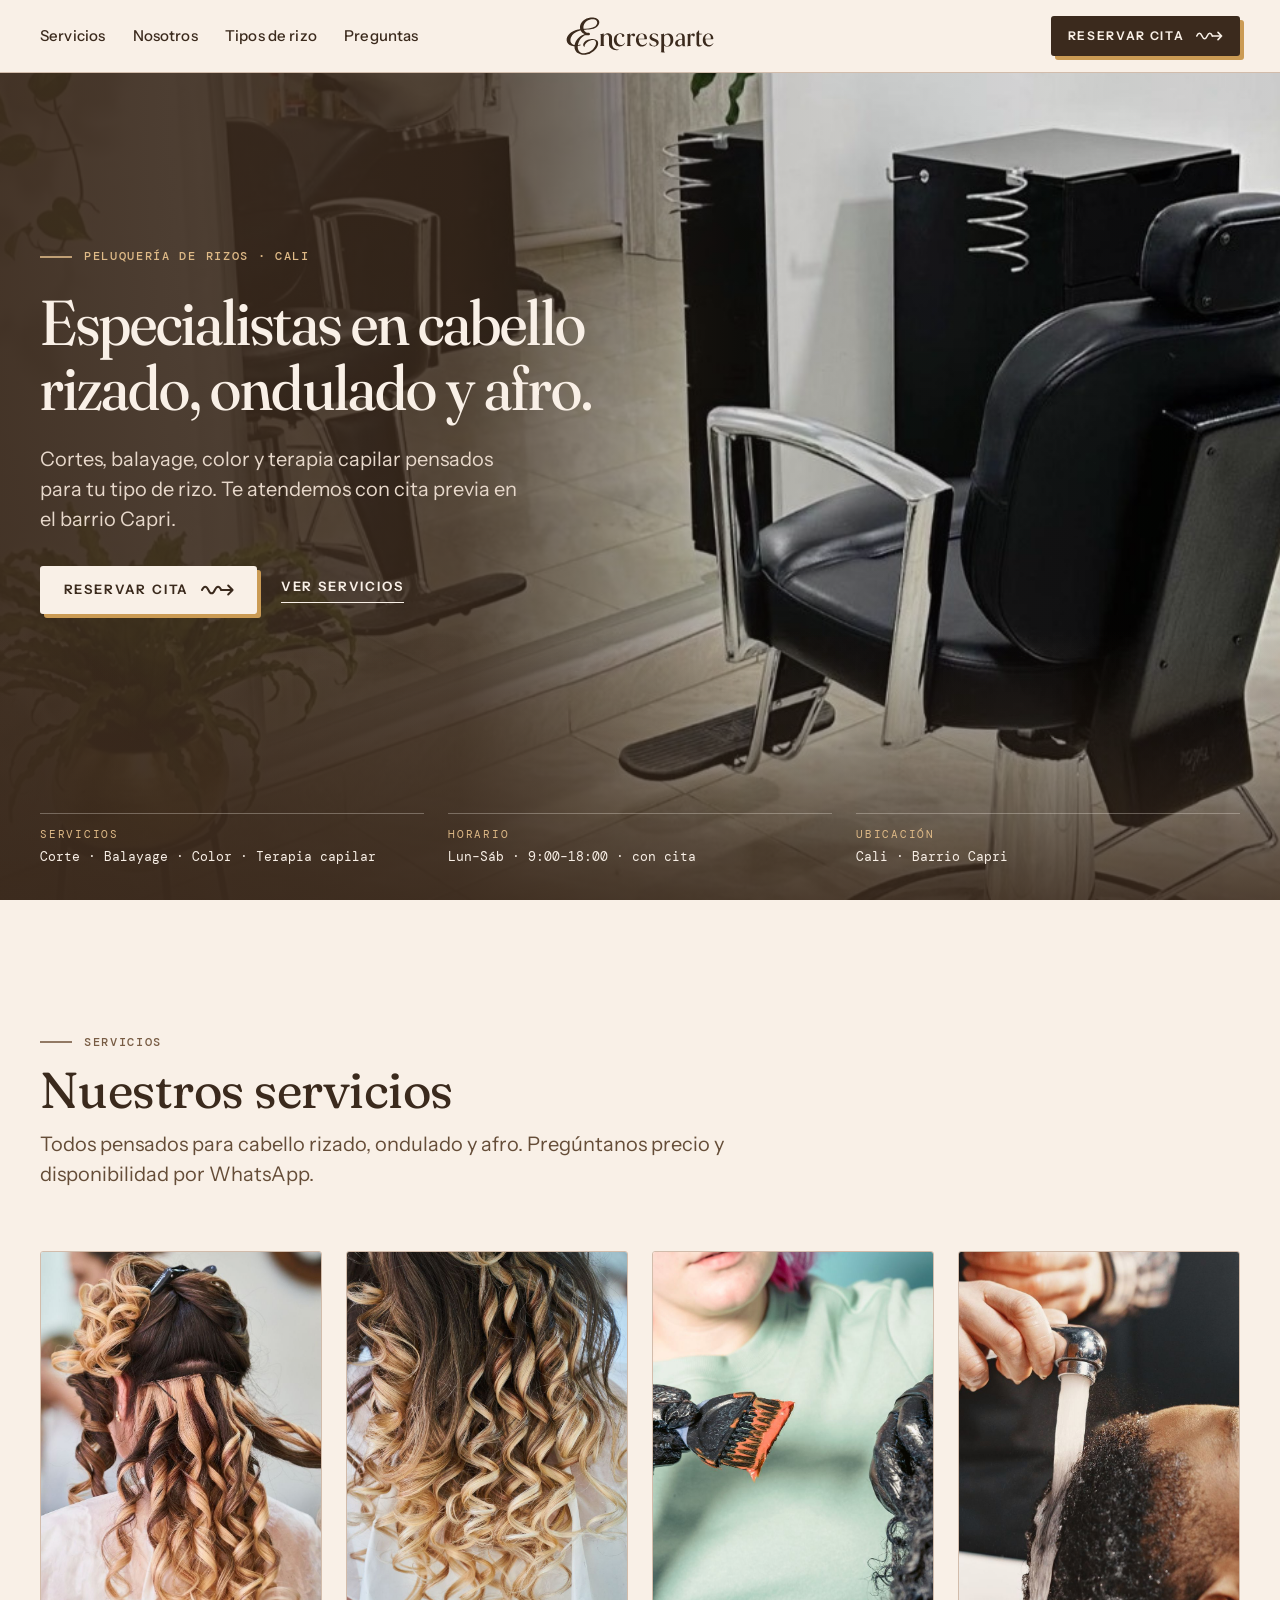
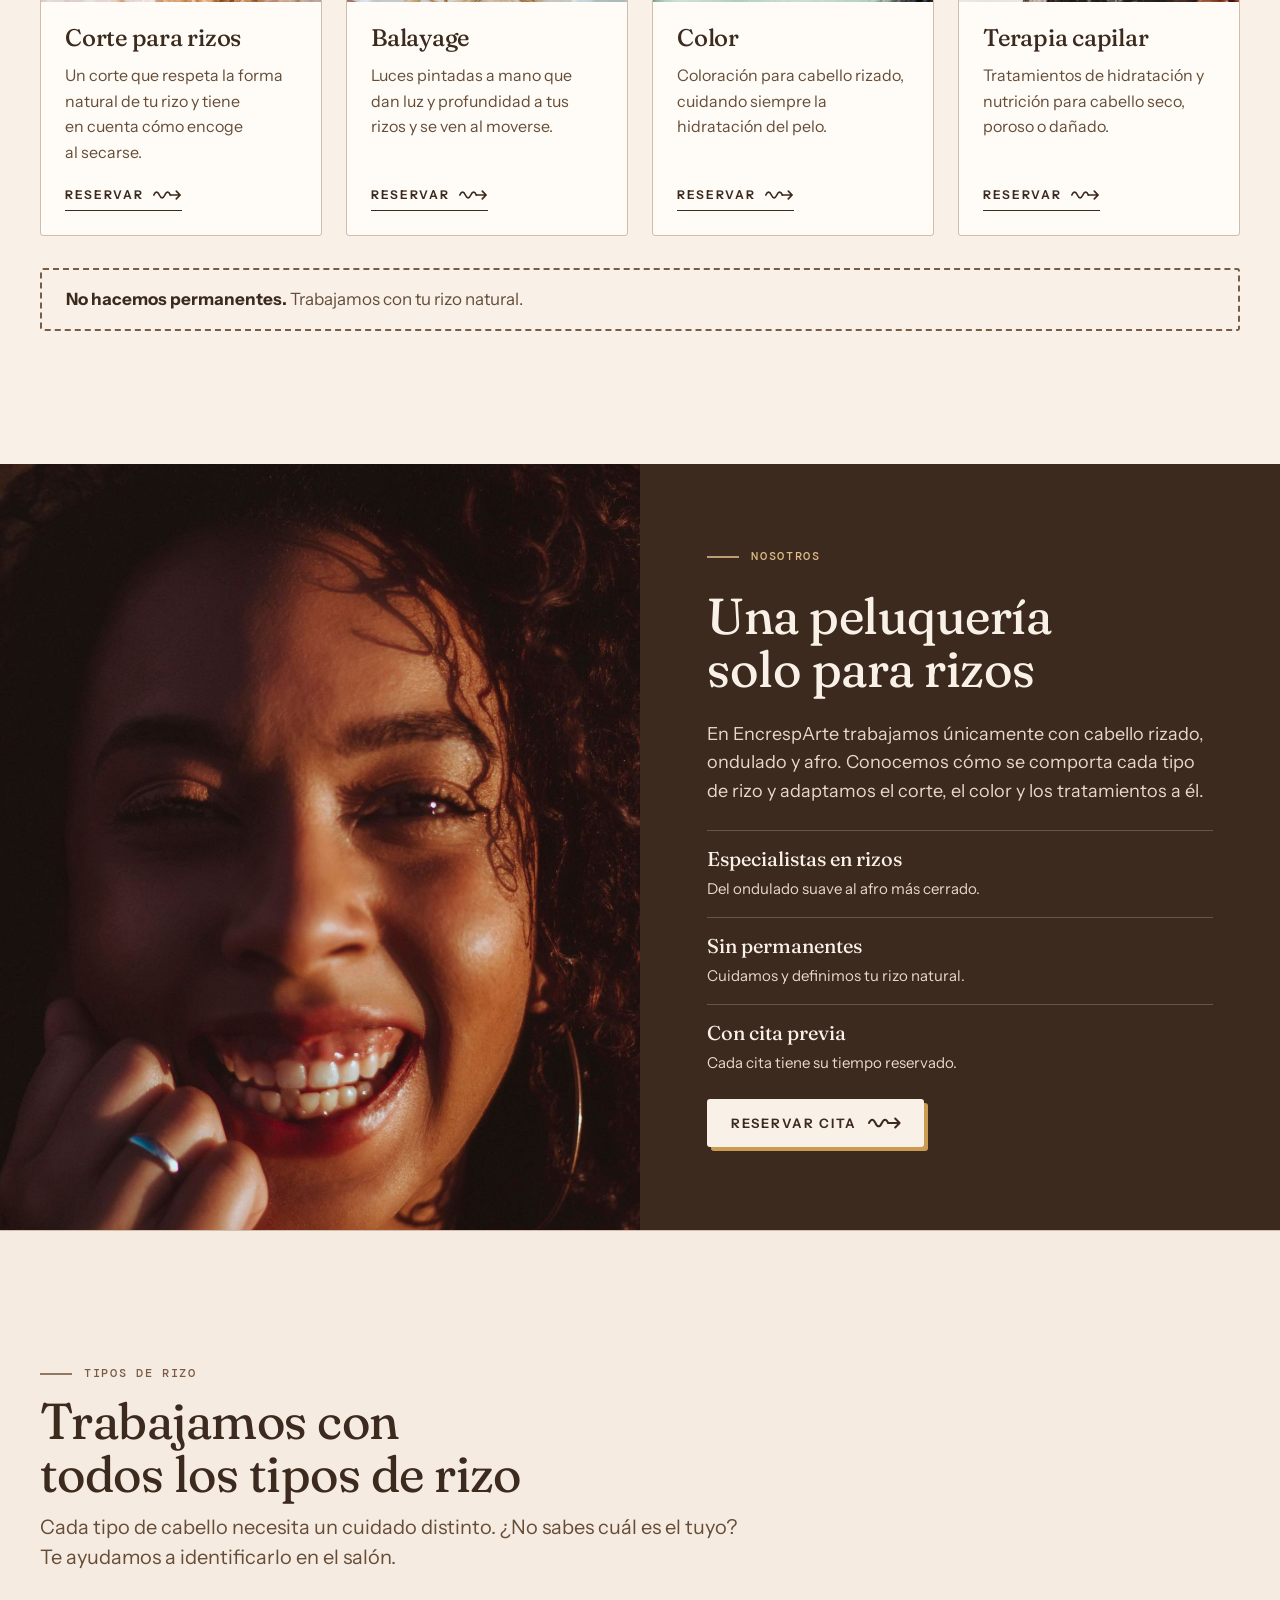
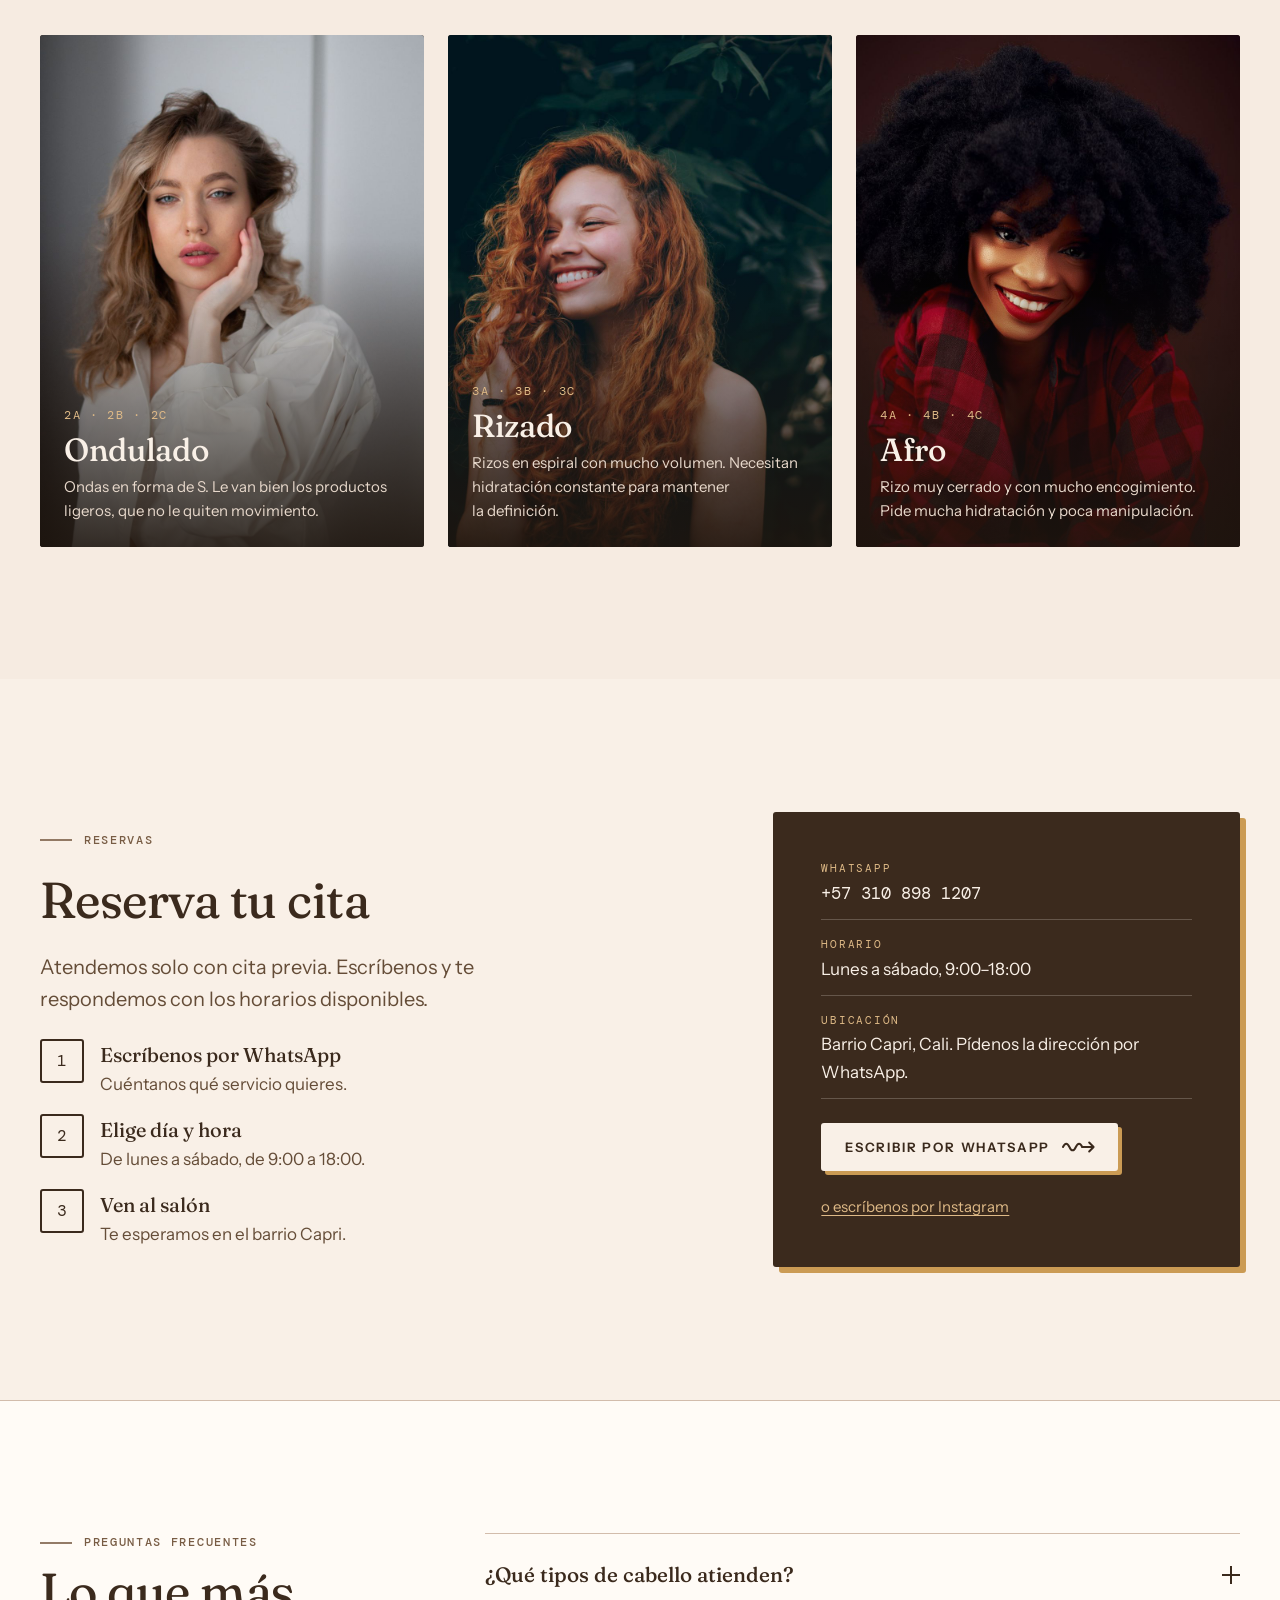
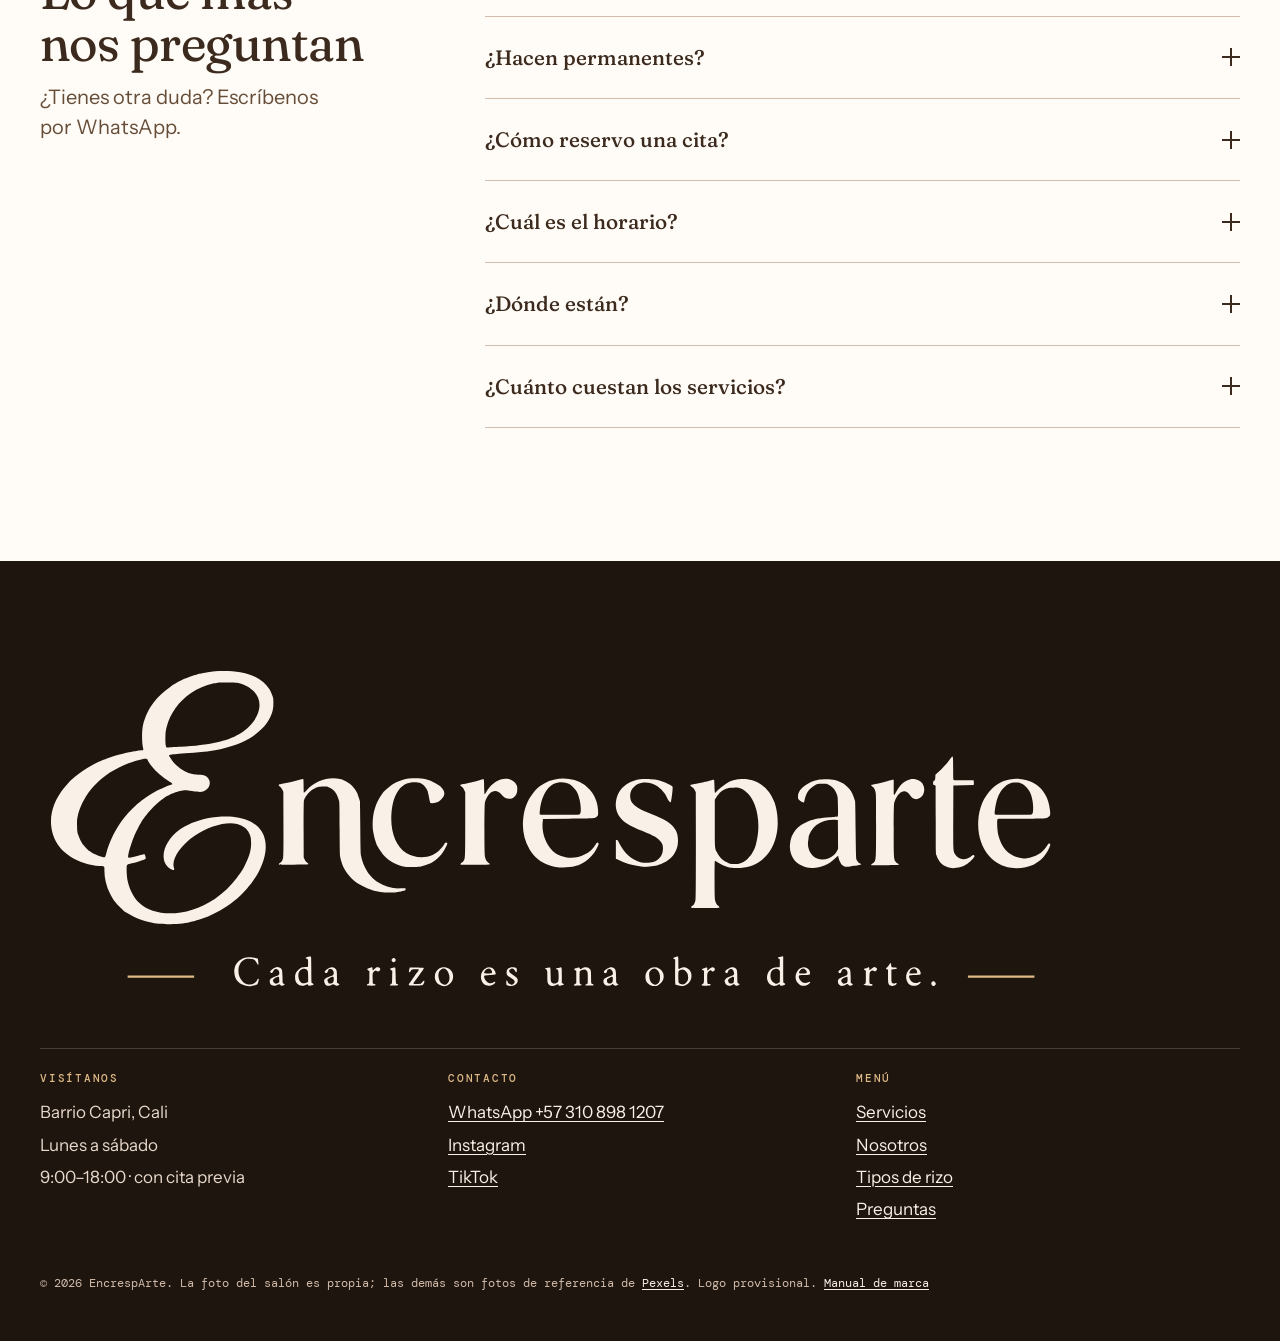
<file: index.html>
<!doctype html>
<html lang="es" data-hero="atelier">
<head>
<meta charset="utf-8">
<meta name="viewport" content="width=device-width, initial-scale=1, viewport-fit=cover">
<title>EncrespArte · Peluquería de rizos en Cali</title>
<meta name="description" content="EncrespArte, peluquería especializada en cabello rizado, ondulado y afro en el barrio Capri de Cali. Corte, balayage, color y terapia capilar con cita previa.">
<meta name="theme-color" content="#3B2A1D">
<meta property="og:type" content="website">
<meta property="og:title" content="EncrespArte · Peluquería de rizos en Cali">
<meta property="og:description" content="Especialistas en cabello rizado, ondulado y afro. Corte, balayage, color y terapia capilar en el barrio Capri.">
<meta property="og:image" content="https://miguelpdv-lgtm.github.io/amalaya-demo/assets/og.png?v=4">
<meta property="og:url" content="https://miguelpdv-lgtm.github.io/amalaya-demo/">
<link rel="icon" href="assets/favicon.svg?v=4" type="image/svg+xml">
<!-- Entrada: se tapa la página antes del primer pintado. Failsafe CSS a los 3 s.
     Para revisar variantes: ?hero=maison|atelier|firma|riel y ?entrada=telon|tracking|persianas|enfoque|ninguna -->
<script>
(function () {
  try {
    var d = document.documentElement, q = new URLSearchParams(location.search);
    var hero = q.get('hero'), entrada = q.get('entrada');
    if (/^(maison|atelier|firma|riel)$/.test(hero)) d.setAttribute('data-hero', hero);
    if (/^(telon|tracking|persianas|enfoque)$/.test(entrada)) d.setAttribute('data-entrada', entrada);
    var reducir = window.matchMedia && window.matchMedia('(prefers-reduced-motion: reduce)').matches;
    var vista = false;
    try { vista = !!sessionStorage.getItem('encresparte-entrada'); } catch (e) {}
    if (!reducir && entrada !== 'ninguna' && (entrada || !vista)) d.classList.add('entrada-pendiente');
  } catch (e) {}
})();
</script>
<style>
  html.entrada-pendiente::after {
    content: ""; position: fixed; inset: 0; z-index: 9999; background: #3B2A1D; pointer-events: none;
    animation: entrada-failsafe 1ms linear 3s forwards;
  }
  @keyframes entrada-failsafe { to { visibility: hidden; opacity: 0; } }
</style>
<link rel="preconnect" href="https://fonts.googleapis.com">
<link rel="preconnect" href="https://fonts.gstatic.com" crossorigin>
<link rel="stylesheet" href="https://fonts.googleapis.com/css2?family=DM+Mono:wght@400;500&family=Fraunces:opsz,wght,SOFT,WONK@9..144,100..900,0..100,0..1&family=Instrument+Sans:wght@400..700&display=swap">
<link rel="stylesheet" href="design-system/tokens.css?v=4">
<link rel="stylesheet" href="design-system/motion.css?v=4">
<link rel="stylesheet" href="design-system/components.css?v=4">
<link rel="stylesheet" href="css/web.css?v=4">
<link rel="preload" as="image" href="assets/fotos/salon-real.jpg?v=4" imagesrcset="assets/fotos/salon-real-900.jpg?v=4 886w, assets/fotos/salon-real.jpg?v=4 1182w" imagesizes="100vw">
</head>
<body>
<svg width="0" height="0" style="position:absolute" aria-hidden="true">
  <defs>
    <symbol id="flecha" viewBox="0 0 34 16"><path class="rizo" d="M1 8c2-4.5 4.5-4.5 6.5 0s4.5 4.5 6.5 0 4.5-4.5 6.5 0"/><path d="M20.5 8H32M27.5 3.5 32 8l-4.5 4.5"/></symbol>
  </defs>
</svg>

<a class="saltar" href="#contenido">Saltar al contenido</a>

<header class="nav" data-nav>
  <div class="nav__fila">
    <button class="nav__abrir" type="button" aria-expanded="false" aria-controls="nav-menu" data-menu><span class="visualmente-oculto">Abrir menú</span><i></i><i></i></button>
    <nav class="nav__menu" id="nav-menu" aria-label="Principal">
      <ul>
        <li><a href="#servicios">Servicios</a></li>
        <li><a href="#nosotros">Nosotros</a></li>
        <li><a href="#tipos">Tipos de rizo</a></li>
        <li><a href="#preguntas">Preguntas</a></li>
      </ul>
    </nav>
    <a class="nav__logo" href="#inicio" aria-label="EncrespArte, inicio"><!-- logo:inicio --><svg class="logo" viewBox="50 362 970 262" role="img" aria-label="EncrespArte" data-provisional="true" focusable="false"><g class="logo-palabra"><path class="logo-e" d="M162.5 611.9C151.4 610.7 140.6 606.9 132.2 601.5C129.2 599.5 129.5 599.7 125.1 595.4C121.1 591.5 119.1 588.7 116.4 583.4C112.8 576.5 111 568.9 111 561.4C111 557.1 111.5 557.5 106.2 557.2C101.8 556.9 96.8 555.9 91.8 554.3C73.5 548.3 62.3 535.8 60.6 519.3C59.2 505.8 64.5 492 76 479.4C83.3 471.3 97.2 461.9 108.5 457.3C110 456.8 111.9 456 112.8 455.6C117.8 453.5 124.1 451.6 129.5 450.5C131 450.2 133.1 449.7 134.3 449.5C139.1 448.5 145.6 447.5 146.7 447.6C147.7 447.7 148.1 446.8 147.7 445.6C146.4 441.4 146.3 429 147.6 423.5C149.3 416 153.4 407.4 158 401.7C162.3 396.2 167.5 391.4 173 387.7C180.5 382.6 186.2 379.8 195.2 376.8C200.2 375.2 200.4 375.1 203.7 374.5C205.2 374.2 207.5 373.8 208.8 373.5C217.4 371.9 231.1 371.9 239.7 373.7C246.4 375 250.7 376.4 254.2 378.2C259.8 381.1 264.1 384.9 267.2 389.4C268.1 390.7 269.2 393.1 269.9 395.1C271.1 398.3 271.1 398.7 271.1 402.8C271.1 408.1 270.4 411.3 268.2 415.9C266.1 420.3 263.7 423.7 259.9 427.4C250.8 436.5 239.2 442.2 221.8 446.2C216.4 447.4 206.4 448.9 200.3 449.3C173.3 451.4 172.3 451.5 172.3 452.4C172.3 452.7 172.6 453.4 172.9 453.9C173.3 454.4 174.1 455.7 174.8 456.7C177.6 460.9 183.8 466.1 188.6 468C190 468.6 191.5 469.2 191.8 469.3C193.4 470.1 197.1 470.7 200.2 470.7C206.1 470.7 209.2 472.3 210.5 476.3C211.9 480.5 209.1 485.1 204.5 486.5C202.3 487.2 200.7 487.1 194 486.1C188.7 485.3 187.9 485.3 185.3 485.7C183.8 485.9 181.5 486.3 180.3 486.7C178.2 487.2 173.8 488.9 173.2 489.3C173 489.5 171.9 490.1 170.8 490.6C165.5 493.5 158.4 499.7 153.2 505.8C150.1 509.5 146 515 146 515.5C146 515.7 145.8 516 145.5 516.3C144.7 517.3 140.4 525.8 138.9 529.6C135.7 537.3 132.7 548.2 133.6 549.1C134.1 549.6 139.5 548.6 143.8 547.3C145.7 546.7 147.6 546.2 148.2 546.1C149.3 545.9 149.3 546 149.8 547.8C150.1 548.8 150.3 549.8 150.1 550C149.6 550.9 144.3 552.8 137 554.6C132.2 555.9 132.4 555.7 132.1 558.3C131.9 560.9 132.2 566.5 132.8 570.2C134.3 578.5 138.6 587.1 143.9 592C159.5 606.7 190.7 605 215.5 588.3C223.5 582.9 231 575.8 236.5 568.3C241 562.4 241.9 561 244.4 555.8C248.3 548.1 250 542 250 535.6C250 531 249.6 529 248 525.8C246 521.7 242.4 519 236.7 517.4C226.8 514.7 210 519.3 196.5 528.4C183 537.6 174.4 550.7 176.8 558.6C177.1 559.6 177.2 560.5 177.1 560.7C176.5 561.7 172.6 559.8 170.5 557.4C168.3 554.9 167.4 552.6 167.1 548.9C166.5 540.5 172.3 530.2 181.8 523.1C184.8 520.9 184.5 521.1 190.4 518.1C199.1 513.8 209 511.3 222 510.3C231.6 509.6 242 511.3 248.8 514.7C252.5 516.6 254.1 517.8 256.9 520.5C263.1 526.7 265.3 536.5 262.9 547.1C261.2 554.5 257.7 562.6 253.8 568.2C252.9 569.5 251.7 571.2 251.2 572C247.5 577.2 241.3 584 236.2 588.4C229.2 594.4 219.8 600.2 209.2 605C206.9 606 198.2 608.8 195.3 609.5C194 609.8 192.3 610.2 191.6 610.4C185.4 612 170.3 612.8 162.5 611.9ZM112.4 546.5C116.1 532.7 121.6 521.8 130.3 510.8C140 498.7 152.9 488.9 167 482.9C170.5 481.4 173.7 480.2 174.8 479.9C175.9 479.5 175.3 478.7 172.4 477C165.8 473.1 159.9 468.1 156 463C153.9 460.3 152.2 457.5 151.9 456.4C151.6 455.5 150.1 455.2 148.4 455.6C147.7 455.8 146.1 456.2 144.8 456.5C143.5 456.8 142.1 457.2 141.7 457.3C141.2 457.5 139.7 458 138.3 458.4C126.5 461.9 113.6 469.2 105.3 477.1C102 480.2 97 485.9 95.5 488.2C89.8 497 87.2 502.7 85.6 510.4C85 513.3 85 514.6 85.1 519.2C85.2 523.7 85.4 525 86.1 527.4C87.1 530.6 88.9 534.5 90.3 536.3C91.5 537.9 96.4 543 96.7 543C96.9 543 97.5 543.4 98.1 543.8C100.8 545.8 109.4 549.1 111.3 548.9C111.6 548.9 112 548 112.4 546.5ZM183 444.2C211.3 442.4 226.5 439.1 238.9 432C242.7 429.8 245.6 427.5 248.8 424.2C253.3 419.6 256 414.7 257.4 409.1C260.2 397.3 251.9 387 236.8 383.6C235.5 383.3 232.3 383.2 226.8 383.2C219.2 383.2 218.6 383.2 214.8 384.1C206.2 386.2 199.6 388.9 193.1 393.3C181.4 401.2 173.4 412.4 169.9 425.6C169.1 428.8 168.9 430.4 168.8 434.5C168.6 439.5 169 443.7 169.7 444.6C170 444.9 170.8 444.9 172.3 444.8C173.5 444.7 178.3 444.4 183 444.2Z"/><g class="logo-letras"><path d="M370 581.4C364.8 580.3 361.2 579 356.5 576.6C347.6 572.1 342.3 567 337.7 558.7C336.4 556.3 334.7 550.9 334.2 547.7C334 546.9 333.9 535.2 333.8 521.7C333.8 500.2 333.7 496.9 333.2 495.2C331.4 488.6 329 485.2 324.5 483C322.3 481.9 322 481.8 318.3 481.8C313.8 481.8 311.7 482.5 307.9 484.9C304.5 487.1 300.9 491.8 300 495.1C299.8 495.9 299.7 505.4 299.7 522.8L299.8 549.2L300.7 551.1C301.3 552.4 302 553.3 303 553.9C303.7 554.4 304.3 555.1 304.2 555.3C304.2 555.8 302.3 555.8 290.2 555.9C276.8 556 276.3 555.9 276.3 555.3C276.3 555 276.8 554.4 277.5 554C279 553 279.9 551.6 280.3 549C280.6 547.5 280.7 537.8 280.6 516.8L280.5 486.8L279.6 485C279.1 483.9 278.1 482.6 277.3 481.9C276.1 480.9 275.9 480.6 276.3 480.2C276.5 480 277.4 479.6 278.3 479.5C282.5 478.9 289.1 477.4 293.3 476.2C294.2 475.9 295.7 475.5 296.8 475.2C297.8 474.9 298.9 474.7 299.2 474.8C299.6 474.9 299.7 476 299.7 481.3C299.7 485.8 299.8 487.7 300 487.7C300.2 487.7 301.4 486.6 302.6 485.3C310.8 476.4 323.2 472.3 334.2 474.8C339.4 476 345.1 479.8 348.1 484.1C350.1 486.9 350.8 488.3 352 492.4L353.1 495.8L353.4 520.5C353.5 535.9 353.7 545.9 354 547C355 552.6 357.4 558.5 360.4 563C362.3 565.9 367 570.6 369.8 572.4C376.7 576.8 384.7 578.9 392.2 578.3C394.2 578.2 395.9 578.1 396.1 578.2C396.2 578.3 396.3 578.7 396.3 579.2C396.3 580.2 395.8 580.5 392 581.2C387.4 582.1 385.1 582.3 379.7 582.3C375.3 582.3 373.8 582.1 370 581.4Z"/><path d="M397.2 558.1C388.6 556.8 379.9 552.2 374.9 546.2C373.1 544.1 370.5 540.1 369.6 538.3C367.9 534.8 366.1 528.1 365.3 522.5C364.9 519.4 365.1 512.1 365.8 508.5C367.3 501.1 369.3 496.1 373.2 490.2C375.4 486.9 375.5 486.7 378.7 484C383.7 479.6 386.9 477.7 392.6 475.9C396.9 474.5 398.3 474.2 403.9 474.1C412.3 473.9 417.9 475.1 424.6 478.7C427.6 480.3 429.1 481.4 430.5 483C433 485.8 433.6 488.3 432.4 491.1C431.7 492.5 429 495.4 427.3 496.3C425.1 497.6 420.4 498.1 419.7 497.2C419.4 496.9 418.9 494.6 418.5 492.1C417.6 486.7 417.3 485.7 415.7 483.4C414.3 481.3 412.3 479.5 410.3 478.6C407.1 477.2 400.3 477.5 396.8 479.2C388.6 483.3 384 492.8 382.9 507.5C381.7 524.4 387 538.6 396.9 544.9C403.9 549.4 414.1 550.1 421.9 546.7C426.2 544.8 431 540.3 433.3 535.9C434 534.7 435.2 534.5 435.8 535.4C436.3 536.2 432.9 542.8 430.5 545.8C425.4 552.1 421 554.9 412.5 557.2C410 557.9 408.6 558.1 403.8 558.2C400.7 558.2 397.7 558.2 397.2 558.1Z"/><path d="M448.3 555.4C448.3 555 448.8 554.4 449.4 554C450 553.7 450.8 553 451.2 552.4C452.8 550.3 452.8 549.9 452.8 517.5L452.8 487.2L451.7 484.9C450.9 483.2 450.2 482.4 449.3 481.8C447.2 480.5 447.6 480 451.3 479.4C455.7 478.6 462.7 477 466.3 475.8C468.2 475.2 469.9 474.8 470.2 474.9C470.6 475 470.7 476.4 470.7 482.1C470.8 486.4 471 489.2 471.2 489.2C471.3 489.3 472 488.4 472.6 487.3C477.7 478.1 486.6 472.9 494.1 474.8C497.5 475.7 499.9 477.5 501.4 480.3C502 481.6 502.2 482.3 502.1 484.5C502.1 487.4 501.6 488.9 500.1 490.8C496.9 494.9 490.5 494.3 487.1 489.5C484 485.2 479.3 484.9 475.8 488.8C474 490.7 472.2 494.2 471.5 496.8C470.8 499.5 470.8 545 471.5 548.4C472.1 551.3 473.2 553 475 554.2C475.8 554.7 476.3 555.2 476.2 555.4C476.1 555.7 472.6 555.9 462.2 555.9C448.7 556 448.3 556 448.3 555.4Z"/><path d="M538.7 558.1C536.9 557.8 534.1 557.1 532.3 556.4C523.8 553.3 518.2 548.7 513.8 541.4C508.8 533 506.8 523.7 507.6 513.6C508.6 502.7 511.4 495.2 517.2 487.9C520.3 483.8 523.5 481.1 528.1 478.7C539.8 472.4 555.2 473 565.7 480.1C567.8 481.5 571.7 485.7 573.4 488.3C576.7 493.2 578.7 499.9 578.7 506C578.7 509.1 578.6 509.2 577.8 510.1C575.3 512.3 577.4 512.1 550.7 512.3L526.5 512.5L526.3 514.2C524.9 524.4 528.2 534.9 535.2 542.5C539 546.6 546.6 549.5 553.2 549.4C558 549.3 561.6 548.4 565.8 546.3C570.5 543.9 573.7 541 576.2 536.9C577.4 535 578.2 534.5 579 535.5C579.3 535.8 579.2 536.4 578.5 538.1C574.5 547.5 566.4 554.7 557.1 557.2C551.6 558.6 544.5 559 538.7 558.1ZM561 508.3C563.7 506.9 561.9 492.4 558.2 486.3C557.1 484.4 554.3 481.4 552.8 480.3C548.5 477.4 541.7 477 536.4 479.5C533.3 481 529.8 484.8 527.9 488.7C526.2 492.2 524.9 495.8 524.2 499.5C523.6 502.4 523.2 507.4 523.4 508.1C523.6 508.6 525.5 508.7 542 508.7C553.4 508.7 560.6 508.5 561 508.3Z"/><path d="M622 557.9C621.9 557.8 620.1 557.6 618 557.3C611 556.6 604 554.5 597.2 551L595.5 550.2L595.5 541.3L595.5 532.5L596.3 532.5C597 532.5 597.4 533 598.7 535.5C603.5 545 610.3 551.1 618.7 553.5C622 554.4 627.8 554.4 630.8 553.4C636.7 551.4 640.1 546.8 640.1 540.8C640.2 537.7 639.6 536 637.9 533.9C635.1 530.5 631.5 528.4 620.8 524C613.9 521.2 608 518.2 605.1 516.3C599 512 595.8 506.7 595.4 499.8C595.2 495.3 596.5 490.2 598.9 486.5C602.8 480.3 609.7 476.2 618.5 474.9C622.1 474.4 631.6 474.8 634.8 475.7C639.9 477 646.3 479.6 648.5 481.4C649.4 482.1 649.4 482.1 649.2 485C648.9 489.1 647.9 496.1 647.6 496.5C647 497.2 645.8 496 644.3 493.1C643.5 491.5 642.3 489.3 641.6 488.3C640.4 486.5 637 483.1 635.2 481.8C629.3 477.7 621.5 476.9 615.9 479.7C613.9 480.8 611.1 483.5 610.1 485.6C608.3 489.2 608.8 494.4 611.1 497.4C613.2 500.2 617.8 503.1 623.8 505.7C624.2 505.8 627.1 507 630.3 508.4C640.2 512.4 644.9 515 648.3 518.4C652.3 522.4 654 526 654.3 531.5C654.5 535.7 654 538.9 652.6 542C650.3 547.4 646.9 551 641.2 553.9C638.3 555.4 636.8 556 636.2 556C635.9 556 635.3 556.2 634.9 556.4C633.9 556.9 622.4 558.3 622 557.9Z"/><path d="M667 596.5C666.5 595.9 666.8 595.5 668 594.8C669.4 594.1 670.6 591.9 671 588.8C671.3 586.9 671.3 572.4 671.3 536.7L671.2 487.2L670.3 485.5C669.4 483.8 668.5 482.9 666.9 481.9C666.4 481.5 666 481.1 666.1 480.7C666.2 480.3 667.3 480 671.5 479.3C674.4 478.8 678.4 477.9 680.3 477.4C682.3 476.9 684.8 476.2 686.1 475.8C687.3 475.5 688.4 475.3 688.5 475.4C688.7 475.6 688.8 478.3 688.9 481.6C689 484.8 689.2 487.6 689.3 487.8C689.4 487.9 690.3 487.2 691.2 486.3C694.2 483.1 698.9 479.4 702.2 477.7C704.8 476.4 710.3 475 713.7 474.8C721.8 474.3 729.1 476.6 735.2 481.6C739.2 484.9 741.4 487.7 744.2 493.4C745.8 496.7 746 497.1 747 500.9C748.9 508 749.4 518.3 748 525.7C745.9 537.3 740.9 546 732.8 552.2C726.5 557 719.7 559.1 710.3 559.1C702.8 559.1 698.5 557.8 691.8 553.6C690.6 552.9 689.5 552.4 689.3 552.5C689.1 552.6 689 558.6 689 570C689 584.3 689.1 587.7 689.5 589.7C690 592.3 691.3 594.5 692.4 594.8C693.1 595.1 693.8 596.2 693.5 596.7C693.4 596.8 688 597 680.3 597C669.8 596.9 667.3 596.9 667 596.5ZM712 555C714.8 554.3 718.2 552.4 720.2 550.4C723.6 547 725 544.8 727.3 539.6C728.4 537 729.9 529.2 730.3 524.2C731 515.7 729.8 506.1 727.1 499.3C724 491.4 719.3 486 713.4 483.6C711.7 482.9 710.9 482.8 707 482.9C703 482.9 702.3 483 700.4 483.8C696.1 485.5 693.7 487.6 690.7 492.1L689.2 494.5L689.2 516.3C689.2 540 689.2 539.9 691 543.7C692.3 546.3 693.7 548.4 695.6 550.3C697.3 551.9 701.7 554.5 703.9 555C705.7 555.4 710.2 555.4 712 555Z"/><path d="M777.8 558.8C773.5 557.9 770 556.4 767.4 554.3C762.5 550.2 759.9 543.7 760.4 536.9C761.3 526.3 767.1 519 778.4 514.6C783.5 512.5 789.6 511.4 798.3 510.9C802.1 510.7 805.4 510.4 805.6 510.2C806 509.9 806 508.2 805.9 501.2C805.8 493.6 805.7 492.2 805.1 490.2C803.5 485.2 801.3 482.3 797.4 480.3C795.2 479.2 795.1 479.2 791 479.2C786.9 479.2 786.8 479.2 784.5 480.3C781.2 481.9 777.7 485.5 776.2 488.8C775.6 490.1 774.8 492.3 774.5 493.7C774.2 495 773.9 496.4 773.8 496.6C773.5 497.6 771.5 496.7 768.9 494.4C768.1 493.6 768 493.3 768 491.4C768 487.5 769.9 484.4 774.7 480.9C778.3 478.2 781.8 476.7 787.5 475.4C791.4 474.6 799.2 474.7 802.9 475.6C811.9 478 817.4 482.8 820.6 491.3C821.2 492.9 821.9 494.9 822.1 495.8C822.3 496.8 822.5 508 822.6 523.5C822.8 541.6 823 549.9 823.3 550.7C823.8 552.3 825.5 554.3 826.9 554.8C828.9 555.7 828.1 556.1 824 556.6C821.9 556.8 819.4 557.1 818.5 557.3C814.6 558.1 813.1 558.1 811.5 557.3C810.7 556.9 809.6 556.1 809.1 555.4C807.9 553.9 806.3 550.1 806.3 548.7C806.3 548.1 806.2 547.7 805.9 547.7C805.6 547.7 804.2 548.8 802.8 550.3C797.1 555.9 789.5 559 782 559C780.1 558.9 778.2 558.9 777.8 558.8ZM797.3 549.7C800.9 548.2 803.8 545.6 805.1 542.7L806 540.7L805.9 527.1L805.8 513.5L802.8 513.4C796.5 513.2 790 515 785.5 518.4C781.9 521.1 778 527.6 778 530.9C778 531.4 777.8 532.7 777.6 533.9C777.2 536.3 777.5 539.5 778.6 542.3C779.3 544.3 781.8 547.6 783.4 548.7C787 551.3 792.3 551.7 797.3 549.7Z"/><path d="M837.7 556.4C836.9 556.1 837.4 555.3 838.6 554.7C840.3 553.8 840.9 552.8 841.5 550C841.9 548 842 543.1 842 518.4C842 490.9 842 489 841.4 486.8C840.7 484.1 839.7 482.6 838.3 481.8C837.3 481.3 837 480.4 837.8 480.2C838 480.1 840.3 479.7 843 479.2C847.8 478.2 850 477.7 854.7 476.2C857.5 475.2 858.6 475.1 858.7 475.8C858.7 476 858.7 479.3 858.7 483.1C858.6 491.1 858.7 491.3 860.8 487.3C864.1 481.4 866.7 478.5 870.8 476.5C874 474.9 876.2 474.5 879.2 475C883.4 475.7 886.2 478.1 887.2 481.8C887.8 484.3 887.8 485.6 887.1 488.1C886 491.9 882.3 494.4 878.8 493.7C876.7 493.2 875.7 492.4 874.2 490.1C869.7 483.4 863.3 486 859.5 496.2C858.9 497.7 858.8 499.4 858.7 521.5C858.6 546.4 858.8 549.9 860.1 552.4C860.4 553.1 861.2 554 861.7 554.3C863.5 555.3 863.9 555.6 863.5 556C863.2 556.3 838.6 556.7 837.7 556.4Z"/><path d="M913.5 559.1C905.9 558 901.4 554.1 899.1 546.8C898.5 545 898.5 542.8 898.5 513.3C898.4 496 898.4 481.6 898.4 481.4C898.4 481.2 897.8 480.8 897.2 480.5C896.2 480.1 896 479.9 896 478.9C896 477.2 896.3 476.4 897.2 476.1C897.8 475.8 897.9 475.4 898.1 473.2L898.2 470.6L900.2 468.9C904.5 465.1 908.7 460.5 911.8 456.3C914.1 453.2 914 453.2 914.5 453.7C914.9 454 915 455.9 915 464.6C915 472.4 915.1 475.3 915.4 475.6C915.7 475.9 918.3 476 925.1 476L934.3 476L934.5 476.8C934.6 477.2 934.7 478.2 934.6 479L934.5 480.5L924.8 480.7L915.2 480.8L915.1 510C915 540.4 915 542.1 916.4 545.3C917.2 547.2 919.7 549.5 921.6 550.1C925.3 551.4 929.5 550.4 932.7 547.4C933.5 546.6 934.3 546.5 934.9 547.1C935.6 547.7 935.4 548.2 933.7 550.3C930.6 554.1 926.1 557.1 921.3 558.4C919.3 559 915.1 559.3 913.5 559.1Z"/><path d="M969.8 558.8C961.3 557.5 954.6 553.9 949.3 547.9C941.7 539.2 938.1 527.7 938.8 514.3C939.5 502.1 943.9 491.8 951.7 484C958.5 477.3 968.4 473.8 978.1 474.7C988.2 475.6 995.9 479.9 1000.8 487.2C1004.3 492.4 1005.9 497 1006.7 504.3C1007.2 508.5 1007 509.4 1005.5 510.5C1003.1 512.3 1003.6 512.3 979.6 512.3L957.4 512.3L957 513.1C956.3 514.4 956.8 524.2 957.8 528.1C960.9 540.1 967.6 547.3 977.7 549.3C981.9 550.2 983.4 550.2 987.5 549.3C991.3 548.6 995.3 546.8 998.1 544.7C1000 543.3 1003.1 539.7 1004.5 537.1C1005.4 535.6 1005.9 535.4 1006.6 536.1C1007.3 536.8 1007 537.9 1005.5 541.1C1001.9 548.2 997.8 552.4 991.5 555.6C985.5 558.6 976.7 559.9 969.8 558.8ZM989.3 508.3C990.5 507.7 990.8 506.1 990.8 501.7C990.7 495.7 989.2 489.3 986.8 485.7C985.2 483.1 982.4 480.5 980.2 479.3C978.3 478.4 977.5 478.2 975 478.1C969.9 477.8 966.9 479.1 963 483C960.4 485.6 959 487.9 957 493C955.5 496.9 953.8 507.2 954.5 508.3C954.8 508.8 988.4 508.8 989.3 508.3Z"/></g></g><g class="logo-lema"><path class="logo-filete" d="M133 662H196"/><g class="logo-lema-letras"><path d="M244.3 670.4C241.1 669.4 239.8 668.8 238 667.1C235.6 664.9 234.3 662 234.1 658.3C233.9 656.1 234 654.8 234.5 653.2C236 647.6 241.4 643.6 247.7 643.5C250.8 643.5 256 644.4 256.3 645C256.5 645.3 256.7 646.7 256.8 648.1C257 650.4 257 650.7 256.5 650.7C256.2 650.7 255.7 650 255.2 648.9C253.9 645.9 252.2 645 248.1 645C243.7 645 241.1 646.7 239.1 650.8C238.4 652.4 238.1 653.4 238 655.5C237.8 660.3 239.1 663.8 242.1 666.8C243.6 668.3 244.2 668.6 246.1 669.1C248.7 669.8 250.7 669.5 253 668.3C254.1 667.7 256 665.2 256 664.4C256 663.8 257 663.6 257.2 664.2C257.4 664.7 256.5 668.5 255.9 669.2C255.8 669.4 254.8 669.7 253.8 670C252.7 670.2 251.3 670.5 250.6 670.7C248.8 671.1 246.8 671 244.3 670.4Z"/><path d="M269.8 670.2C268.4 669.6 267.7 668.3 267.6 666.5C267.6 665.4 267.7 664.8 268.2 664.3C268.9 663.5 273.3 661.3 274.3 661.3C274.6 661.3 275.3 661 275.8 660.6C277.4 659.4 276.8 655.9 274.8 655.1C273 654.2 271.4 655 270.9 657.1C270.6 658.2 269.6 658.8 268.7 658.3C268.3 658.1 268 657.7 268 657.4C268 656.2 271.6 653.5 273.9 653C274.9 652.8 275.5 652.9 276.8 653.4C279.3 654.5 279.5 655.1 279.7 662.2C279.8 668 279.8 668.2 280.6 668.5C282.1 669.3 282.2 669.6 280.9 670.2C279.2 670.9 278.6 670.8 277.7 669.8C276.7 668.8 276.6 668.8 274.5 669.8C272.7 670.8 271.3 670.9 269.8 670.2ZM275.4 668L276.7 667.3L276.6 664.7C276.5 662.5 276.4 662.2 275.9 662.1C274.6 661.8 270.7 664.3 270.7 665.4C270.7 666.4 271.6 668 272.4 668.3C273.5 668.8 273.9 668.7 275.4 668Z"/><path d="M295.8 670.2C293 668.8 291.5 666.2 291.6 662.5C291.6 659.4 292.5 657.6 294.6 655.6C296.9 653.5 298.3 652.9 301.2 652.9C303.1 652.9 303.7 652.8 303.8 652.4C304.1 651.7 304 646.2 303.7 645.7C303.6 645.5 303.1 645.2 302.6 645C300.9 644.4 301.5 643.6 304 643.1C305.2 642.9 306.3 642.7 306.6 642.8C306.9 642.9 307 646 307 655.2C307 662 307.1 667.6 307.3 667.8C307.5 667.9 308 668.3 308.4 668.5C309.7 669.1 309.3 669.8 307.7 670.1C306.8 670.2 305.8 670.4 305.3 670.5C304.5 670.7 304.3 670.6 304 669.9C303.6 668.8 303.6 668.8 301.5 669.8C299.7 670.8 297.4 670.9 295.8 670.2ZM302.9 667.6L304 666.9L304 662.1C304 656.3 303.7 655.4 301.4 654.7C298.3 653.8 295.3 656 294.8 659.5C294.4 663.4 295.9 667.2 298.3 668.1C299.5 668.5 301.8 668.3 302.9 667.6Z"/><path d="M321 670C319.8 669.1 319 667 319.2 665.5C319.4 664.5 319.7 664.1 320.8 663.4C322.1 662.6 324.4 661.6 326.6 661C328 660.5 328.4 659.7 328.2 657.8C327.9 656 327 655.1 325.1 654.8L323.7 654.6L322.8 656.5C321.9 658.5 321.4 658.9 320.4 658.3C318.8 657.5 320 655.8 323.4 653.9C326.7 652.1 330.1 653.2 331 656.3C331.2 657 331.3 659.8 331.3 662.6L331.3 667.7L332.5 668.4C333.2 668.8 333.6 669.2 333.6 669.4C333.5 669.6 332.9 670 332.1 670.3C330.9 670.7 330.7 670.7 329.4 669.9C327.7 668.8 327.6 668.8 326.3 669.7C324.9 670.8 322.1 670.9 321 670ZM327 667.9C327.9 667.4 328.4 665.9 328.3 663.7C328.2 662.6 328 662.1 327.6 662.1C326.4 661.8 322.3 664.2 322.3 665.1C322.3 665.3 322.5 666 322.7 666.7C323.2 668.6 324.7 669 327 667.9Z"/><path d="M360 670.4C359.3 670.2 359.7 669.3 360.6 669C361.1 668.8 361.6 668.4 361.7 668.2C361.9 668 362 665.3 362 662.2L362 656.6L361 656.1C359.7 655.3 359.7 654.4 360.9 654.2C361.4 654 362.4 653.7 363.1 653.5C363.8 653.2 364.6 653.1 364.7 653.2C364.9 653.3 365 654 365 654.7C365 655.4 365.2 656 365.3 656C365.5 656 366.3 655.3 367.1 654.5C368.3 653.3 368.8 653 369.7 653C372 653 373.1 654.7 371.7 656.3C370.9 657.1 369.6 657.2 369 656.5C368.2 655.5 366.8 656.1 365.6 658.1C365.1 658.9 365 659.7 365.1 663.8L365.2 668.5L366.6 669C367.6 669.3 368 669.6 367.9 669.9C367.8 670.4 367.2 670.5 364.1 670.5C362 670.5 360.2 670.4 360 670.4Z"/><path d="M381.6 670.3C381.1 670 381.5 669.5 382.7 668.9C383.5 668.5 383.5 668.4 383.6 662.4L383.7 656.4L382.7 655.8C381.4 655.2 381.4 654.4 382.6 654.1C383.1 654 383.9 653.8 384.4 653.6C384.9 653.4 385.6 653.3 386 653.4C386.7 653.5 386.7 653.6 386.9 660.8C387 668.3 387.2 669 388.4 669C389 669 389.6 669.9 389.2 670.2C388.9 670.5 382 670.5 381.6 670.3Z"/><path d="M383.7 647.7C382.6 646.6 382.9 645.3 384.3 644.5C385.2 644.1 385.3 644.1 386.1 644.7C386.6 645.1 387 645.7 387 646.2C387 647.2 385.9 648.3 385 648.3C384.6 648.3 384 648 383.7 647.7Z"/><path d="M401.9 670.4C399.7 670.3 399.3 670.2 399.3 669.7C399.3 669.4 399.6 668.7 400 668.3C400.3 667.9 401.6 666 402.8 664.2C406 659.5 406.3 659 407.8 657.2C408.5 656.4 409 655.5 408.9 655.2C408.7 654.7 403.4 654.8 402.4 655.3C402 655.5 401.4 656.1 401.2 656.7C400.8 657.3 400.4 657.7 400 657.7C399.4 657.7 399.3 657.5 399.5 656.8C399.6 656.2 399.8 655.3 399.9 654.7C400 654.1 400.2 653.6 400.4 653.4C400.9 653.1 413.1 653.3 413.5 653.7C413.9 654.1 412.3 656.4 406.4 664.4C404.9 666.4 403.7 668.2 403.7 668.4C403.7 668.9 405.4 669.1 408.1 668.9L410.8 668.7L412.2 667.1C413.3 665.9 413.7 665.6 414 665.9C414.6 666.5 413.1 670 412.2 670.2C411.2 670.4 404.9 670.5 401.9 670.4Z"/><path d="M430 670.3C427 669.2 425.6 667.9 424.5 665.1C423.7 663.2 424 659.7 424.9 657.8C427.5 652.8 433.2 651.5 438.1 654.9C442.6 658 442.4 665.9 437.7 669.1C434.9 671.1 432.9 671.4 430 670.3ZM435.3 668.8C437.8 667.3 438.6 663.4 437.3 659.4C436.1 655.3 433.3 653.3 430.7 654.6C429.1 655.5 428.5 656.2 427.8 658C427.2 659.8 427.2 661.5 427.9 664.1C428.5 666.5 429.6 668.1 431.3 669C432.9 669.9 433.8 669.8 435.3 668.8Z"/><path d="M472.5 670.2C467.1 668.2 465.9 659.7 470.5 655.3C472.9 653 475.2 652.4 478 653.5C479.8 654.3 481.6 657 481.7 659.1C481.7 659.9 481.3 660 475.8 660.4C471 660.8 470.8 660.9 470.7 661.6C470.4 663.8 473.3 667.7 475.7 668.1C477 668.4 478.6 668 479.7 667.3C480.7 666.6 481.3 666.7 481.3 667.5C481.3 667.7 480.8 668.3 480.1 668.9C477.9 670.6 475.1 671.1 472.5 670.2ZM478 658.5C479 657.3 476.9 654.3 475.1 654.3C473.8 654.3 472.1 655.4 471.4 656.7C470.1 658.9 470.2 659 474.2 659C476.6 658.9 477.8 658.8 478 658.5Z"/><path d="M493.9 670.5C493.1 670.3 492.2 670 492 669.8C491.8 669.7 491.7 668.7 491.7 667.6C491.7 666 491.8 665.6 492.2 665.7C492.5 665.8 492.9 666.4 493.1 667C493.4 667.9 493.9 668.4 495 669C496.4 669.7 496.6 669.7 497.7 669.3C498.3 669 499 668.4 499.3 667.9C500.1 666.5 499.5 665.5 497.3 664C492.4 660.8 492 660.4 492 657.7C492 654.2 495.4 652.3 499.8 653.3C501.4 653.7 501.7 654.1 501.7 656.1C501.7 657.4 501.6 657.7 501 657.7C500.6 657.7 500.3 657.3 500.1 656.7C499.2 654.3 496.9 653.6 495.2 655.2C494.7 655.7 494.3 656.2 494.3 656.4C494.3 657.4 495.7 658.9 498.1 660.5C502.4 663.3 503.3 664.7 502.1 667.5C500.8 670.2 497.4 671.5 493.9 670.5Z"/><path d="M532.4 669.8C530.8 668.6 530.5 667.2 530.6 661.4C530.6 655.9 530.6 655.8 528.8 654.8C527.9 654.3 528.6 653.7 530.2 653.7C531 653.7 532 653.5 532.3 653.4C533.5 652.7 533.6 653.3 533.7 659.9C533.8 665.7 533.9 666.4 534.5 667.2C535.5 668.5 537.1 668.9 538.9 668.2C539.7 667.9 540.6 667.3 540.8 666.9C541.3 666.1 541.5 661.9 541.1 658.1C540.9 655.7 540.9 655.6 539.8 655.2C538.1 654.5 538.5 653.9 540.7 653.7C541.7 653.6 542.7 653.4 542.9 653.2C543.2 653.1 543.6 653.1 543.8 653.3C544.2 653.7 544.3 655 544.3 660.9L544.3 668L545.3 668.5C546.6 669.1 546.6 669.6 545.4 669.8C544.9 669.9 544 670.2 543.5 670.3C541.9 670.8 541.3 670.7 541.3 670C541.3 668.9 540.6 668.9 538.8 669.8C536.6 671 533.9 671 532.4 669.8Z"/><path d="M555.8 670.4C555.4 670 555.8 669.4 556.8 668.9L558 668.3L558 662.3L558 656.4L557 655.8C555.8 655.2 555.7 654.4 556.9 654.2C557.4 654.1 558.5 653.8 559.2 653.5C560.7 653.1 561.3 653.3 561.3 654.2C561.3 655 562 655.1 562.9 654.4C566.2 652.2 569.8 652.6 571.3 655.3C571.9 656.5 572 657.1 572 662.4C572 668.4 572.1 669 573.4 669C574.1 669 574.6 669.9 574.2 670.3C574 670.4 569.7 670.5 566.9 670.3C566.2 670.3 566.8 669.4 567.8 669L568.8 668.5L568.9 663.7C569 657.8 568.7 656.4 566.7 655.5C565.5 655 565.4 655 563.6 655.7C562.5 656.1 561.5 656.6 561.3 657C561.2 657.3 561.1 660 561.1 663C561.2 668.4 561.2 668.5 561.9 668.9C563.1 669.4 563.5 669.9 563 670.2C562.6 670.4 556 670.6 555.8 670.4Z"/><path d="M585.4 669.9C583.5 668.6 583.1 665.2 584.8 663.8C585.2 663.4 587 662.5 588.8 661.8C592.9 660.2 593.2 659.8 592.4 657.3C591.7 655.5 590.8 654.7 589.3 654.7C588.2 654.7 587 656 587 657.1C587 658.7 585 659.3 584.3 658C583.8 656.9 584.7 655.9 587.5 654.3C590.2 652.8 591.9 652.6 593.5 653.7C595.3 654.9 595.7 656.5 595.7 662.1C595.7 667.4 595.9 668.6 597 668.7C598.3 668.9 598.2 669.6 596.8 670.2C595.5 670.8 594.8 670.6 592.9 669.3C592.5 668.9 592.2 668.9 591.8 669.3C590.7 670 589.5 670.4 588 670.6C586.8 670.7 586.3 670.5 585.4 669.9ZM591.7 667.7C592.4 667.2 592.5 666.8 592.6 664.7C592.7 661.7 592.4 661.5 589.4 663.1C587.5 664 587.1 664.4 587.1 665.1C586.9 666.6 587.3 667.6 588.3 668.2C589.3 668.7 590.5 668.6 591.7 667.7Z"/><path d="M630.5 670.7C625.8 669.5 623.6 666.8 623.5 662.2C623.5 659.3 624.4 657.2 626.3 655.4C630.5 651.3 637.7 652.7 640 658.1C642.1 662.7 640.1 667.8 635.5 670C633.4 671 632.4 671.1 630.5 670.7ZM634.7 668.9C636.5 667.7 637 666.6 637.3 664C637.9 659.2 635.1 654.3 631.8 654.3C630.5 654.3 628.8 655.5 627.7 657C627 658.1 626.9 658.4 627.1 661.2C627.3 665.3 628.4 667.8 630.7 668.9C631.5 669.3 632.5 669.7 632.9 669.7C633.2 669.7 634.1 669.3 634.7 668.9Z"/><path d="M655.2 670.4C653.7 670.2 652.3 669.8 652.1 669.7C651.7 669.5 651.6 667.3 651.6 657.6L651.7 645.6L650.7 645.2C650.1 645 649.7 644.6 649.7 644.4C649.8 643.8 653.5 642.5 654.2 642.8C654.6 642.9 654.7 644.2 654.7 648.7C654.7 653.5 654.7 654.4 655.2 654.6C655.5 654.7 655.9 654.5 656.3 654.3C657 653.6 658.9 653 660.1 653C661.9 653 664.5 654.5 665.5 656C666.8 658.1 667.1 659 667.1 661.3C667.2 665.4 664.7 668.8 660.8 670.3C658.7 671.1 658.7 671.1 655.2 670.4ZM660.6 668.9C661.7 668.3 662.8 667.2 663.5 665.7C663.9 664.8 664 664 663.9 662.1C663.8 660 663.6 659.4 662.7 658C661.5 656.3 659.9 655.3 658.5 655.3C657.5 655.3 655.3 656.2 654.9 656.8C654.5 657.5 654.6 667.1 655.1 667.8C656.2 669.2 658.9 669.8 660.6 668.9Z"/><path d="M677.2 670.4C676.5 670.2 676.5 669.4 677.3 669.2C678.9 668.7 679 668.3 679 662.1L679 656.3L678 655.9C676.7 655.5 676.8 654.6 678.2 654.2C678.7 654.1 679.7 653.7 680.3 653.5C681.8 652.8 682.4 653.3 682.1 654.8C681.9 656.4 682.4 656.5 683.5 655.2C684.5 653.9 685.9 653 687.1 653C688.2 653 689.3 653.9 689.3 654.8C689.3 656.5 687.3 657.7 686.3 656.5C685.4 655.4 683.6 656.2 682.5 658.3C682.1 659.1 682 660.3 682 663.6C682 668.3 682.2 669 683.8 669C684.8 669 685.6 669.6 685.2 670C684.8 670.3 678.4 670.6 677.2 670.4Z"/><path d="M700.3 669.7C699.4 668.9 699 668.3 698.7 667.1C698.4 665.6 698.4 665.4 699.3 664.4C700 663.5 701 662.9 703.6 661.9C707.6 660.4 707.9 660 707.2 657.5C706.7 655.3 705.5 654.4 703.8 654.9C702.7 655.1 702.4 655.4 702 656.6C701.4 658.4 700.6 659 699.8 658.5C699.4 658.3 699.1 657.8 699.1 657.3C698.9 656.4 700 655.4 702.8 654C704.4 653.1 705.1 653 706.3 653.1C708 653.3 709.3 654.2 710 655.5C710.4 656.4 710.6 659 710.6 665.8C710.7 668 710.7 668 711.7 668.4C712.9 668.8 712.9 669.5 711.7 670.2C710.3 670.9 709.5 670.8 708.4 669.8L707.3 668.9L705.6 669.8C703.3 671 701.8 670.9 700.3 669.7ZM706.1 668.1C706.7 668 707.1 667.7 707.1 667.2C707.5 665.2 707.6 663.2 707.3 662.6C707 662 705.8 661.8 705.5 662.3C705.4 662.5 704.7 662.9 703.8 663.3C702.1 664.2 701.6 665 701.9 666.2C702.2 667.8 703.5 668.8 704.7 668.5C704.9 668.4 705.6 668.2 706.1 668.1Z"/><path d="M742.1 669.6C737.9 666.7 737.5 660.3 741.3 655.9C743.4 653.5 746.5 652.6 750.2 653.1C750.8 653.2 750.8 653 750.8 649.3L750.8 645.5L749.9 645.1C748.6 644.4 748.9 643.6 750.5 643.3C751.2 643.1 752.3 642.9 752.9 642.8C753.7 642.6 754 642.7 754 643C754 643.3 754 648.8 754 655.3C754 661.8 754.1 667.3 754.2 667.5C754.4 667.7 754.8 668.1 755.3 668.3C756.4 668.9 756.1 669.8 754.7 670C754 670.2 753 670.4 752.4 670.5C751.5 670.7 751.3 670.7 751 669.9C750.6 668.9 750.4 668.8 749.7 669.5C748.9 670.2 747 670.7 745.3 670.7C744.1 670.7 743.4 670.4 742.1 669.6ZM749.5 667.9L750.8 667.1L750.9 661.9C751 656.8 751 656.5 750.3 655.8C749.2 654.7 747.6 654.2 746.1 654.6C743.2 655.4 742 657.3 741.9 661.1C741.9 664.6 743.2 666.9 746 668.1C747.6 668.8 747.9 668.8 749.5 667.9Z"/><path d="M770 669.8C765.1 667 764.3 660.3 768.2 655.7C771.2 652.2 776 652.1 778.4 655.5C779.1 656.4 779.4 657.3 779.4 658.3C779.5 659.7 779.4 659.8 778.5 660.1C777.9 660.2 775.8 660.4 773.6 660.4C769 660.4 768.5 660.6 768.9 662.6C769.1 664.3 770.6 666.4 772.1 667.3C773.5 668.2 776.1 668.2 777.6 667.3C779.7 666.1 780.4 666.8 778.8 668.4C776.4 670.7 772.6 671.3 770 669.8ZM775.8 658.8C776.8 658.4 776.4 656.7 775.2 655.5C773.4 653.7 771.5 654 769.8 656.3C769 657.4 768.8 658.3 769.2 658.8C769.5 659.1 775.1 659.1 775.8 658.8Z"/><path d="M807.4 669.8C805.4 668.2 805.3 664.8 807.3 663.6C808.5 662.9 813 661 813.6 661C814.3 661 815 659.9 815 658.8C815 656.8 814.2 655.5 812.8 655C811.1 654.4 810.1 654.8 809.4 656.3C808.6 658.3 808.5 658.5 807.9 658.6C807.1 658.8 806.3 658.1 806.3 657.4C806.3 656.6 807.8 655.3 810.1 654C811.9 653.1 812.3 652.9 813.8 653.1C815.6 653.3 816.8 654.2 817.4 655.7C817.6 656.1 817.8 658.8 817.9 661.7C817.9 664.5 818 667.1 818 667.4C818 667.8 818.4 668.2 819 668.4C820.2 668.8 820.3 669.7 819.1 670.2C817.8 670.8 817.4 670.8 816.1 669.8C814.9 668.9 814.4 668.8 813.7 669.4C813 670 810.7 670.7 809.5 670.7C808.9 670.7 808 670.3 807.4 669.8ZM813.1 668.3C814.7 667.8 815 667.1 815 664.3C815 662.8 814.9 662.3 814.5 662.1C813.9 661.9 811.6 662.9 809.9 664.1C808.7 665 808.7 666.4 810 667.7C811.1 668.8 811.2 668.8 813.1 668.3Z"/><path d="M833.3 670.4C830.8 670.2 830.2 670.1 830.2 669.7C830.2 669.4 830.5 669.1 830.8 669.1C832.3 668.8 832.3 668.5 832.3 662.3L832.3 656.3L831.5 656C831.1 655.8 830.6 655.5 830.5 655.3C830.1 654.8 831.2 654 832.3 654C832.8 654 833.5 653.8 833.9 653.5C835.1 652.7 835.8 653.1 835.6 654.5C835.3 656 836.1 656.1 837.3 654.7C837.8 654.1 838.7 653.5 839.4 653.2C840.5 652.7 840.6 652.8 841.6 653.4C843 654.2 843.2 654.8 842.5 655.9C841.7 657 841.1 657.2 839.9 656.5C838.5 655.8 837.4 656 836.5 657.3C835.9 658 835.8 658.9 835.7 662.8C835.5 667.8 835.7 669 837 669C837.9 669 838.7 669.4 838.7 669.8C838.7 670.3 837.9 670.7 837.1 670.6C836.8 670.6 835.1 670.5 833.3 670.4Z"/><path d="M855.7 670.4C853.5 669.4 853.3 668.6 853.3 661.6L853.3 655.4L852.3 655C851.2 654.7 851.1 654.2 851.9 653.6C852.9 652.7 853.5 652 854.4 650.7C855.7 648.8 856.3 648.9 856.3 650.9C856.3 651.8 856.5 652.7 856.7 652.9C857 653.2 858.1 653.3 859.4 653.3C861.6 653.3 861.7 653.4 861.6 654.1C861.5 654.8 861.3 654.8 859 655L856.5 655.2L856.5 661C856.5 667.4 856.6 667.7 858.3 668.4C858.9 668.6 859.4 668.6 860.1 668.3C861.4 667.7 862 668.4 861 669.3C860.5 669.7 860.1 670 860 670C859.9 670 859.1 670.2 858.3 670.5C857 670.9 856.6 670.9 855.7 670.4Z"/><path d="M874.8 670C873.1 669.2 872.2 668.3 871.2 666C869.8 662.7 870.3 658.8 872.7 655.8C875.6 652.1 880.7 652.1 883.1 655.6C884.3 657.4 884.7 659.5 883.8 659.9C883.4 660.1 881.1 660.4 878.5 660.5C873 660.7 872.8 660.8 873.6 663.3C874.7 666.4 876.7 668 879.5 668C880.4 668 881.5 667.8 882 667.5C883.5 666.6 883.7 666.6 884.1 667C884.4 667.2 884.2 667.6 883.5 668.4C881.4 670.6 877.6 671.3 874.8 670ZM880.9 657.7C881.1 656.3 879.2 654.3 877.7 654.3C876.4 654.3 874.6 655.6 874 657C873.1 658.9 873.3 659 877.3 658.9L880.8 658.8L880.9 657.7Z"/><path d="M895.2 670.3C894 669.4 894 667.6 895.1 666.8C896.2 666.1 897.3 666.3 898.1 667.4C899 668.5 898.6 669.8 897.3 670.5C896.1 671.1 896.3 671.1 895.2 670.3Z"/></g><path class="logo-filete" d="M929 662H992"/></g></svg><!-- logo:fin --></a>
    <a class="boton boton--compacto nav__cita" href="#reservar"><span class="nav__cita-largo">Reservar cita</span><span class="nav__cita-corto">Reservar</span> <svg class="boton__flecha" aria-hidden="true"><use href="#flecha"/></svg></a>
  </div>
</header>

<main id="contenido">
  <!-- HERO -->
  <section class="hero" id="inicio" aria-labelledby="hero-titulo">
    <div class="hero__foto" data-hero-foto>
      <img src="assets/fotos/salon-real.jpg?v=4" srcset="assets/fotos/salon-real-900.jpg?v=4 886w, assets/fotos/salon-real.jpg?v=4 1182w" sizes="100vw" width="1182" height="656" alt="Interior del salón EncrespArte: sillón de corte negro con brazos cromados y espejo de cuerpo entero." fetchpriority="high">
    </div>
    <svg class="hero__firma" viewBox="52 364 226 256" aria-hidden="true" data-hero-firma></svg>
    <div class="hero__velo" aria-hidden="true"></div>
    <div class="hero__contenido">
      <span class="etiqueta hero__etiqueta">Peluquería de rizos · Cali</span>
      <h1 id="hero-titulo">Especialistas en cabello rizado, ondulado y afro.</h1>
      <p class="hero__texto">Cortes, balayage, color y terapia capilar pensados para tu tipo de rizo. Te atendemos con cita previa en el barrio Capri.</p>
      <div class="hero__acciones">
        <a class="boton boton--claro hero__boton" href="#reservar">Reservar cita <svg class="boton__flecha" aria-hidden="true"><use href="#flecha"/></svg></a>
        <a class="hero__enlace" href="#servicios">Ver servicios</a>
      </div>
    </div>
    <dl class="hero__cartela">
      <div><dt>Servicios</dt><dd>Corte · Balayage · Color · Terapia capilar</dd></div>
      <div><dt>Horario</dt><dd>Lun–Sáb · 9:00–18:00 · con cita</dd></div>
      <div><dt>Ubicación</dt><dd>Cali · Barrio Capri</dd></div>
    </dl>
  </section>

  <!-- SERVICIOS -->
  <section class="bloque servicios" id="servicios" aria-labelledby="servicios-titulo">
    <div class="envoltura">
      <div class="cabecera">
        <span class="etiqueta">Servicios</span>
        <h2 id="servicios-titulo">Nuestros servicios</h2>
        <p>Todos pensados para cabello rizado, ondulado y afro. Pregúntanos precio y disponibilidad por WhatsApp.</p>
      </div>
      <div class="servicios__rejilla">
        <article class="servicio">
          <div class="servicio__foto"><img src="assets/fotos/referencia/servicio-corte.jpg?v=4" width="853" height="1067" loading="lazy" alt="Estilista dando forma a una melena rizada en el salón."></div>
          <div class="servicio__cuerpo">
            <h3>Corte para rizos</h3>
            <p>Un corte que respeta la forma natural de tu rizo y tiene en cuenta cómo encoge al secarse.</p>
            <a class="servicio__enlace" href="https://wa.me/573108981207?text=Hola%20EncrespArte%2C%20quiero%20reservar%20un%20corte." target="_blank" rel="noopener">Reservar <svg class="boton__flecha" aria-hidden="true"><use href="#flecha"/></svg></a>
          </div>
        </article>
        <article class="servicio">
          <div class="servicio__foto"><img src="assets/fotos/referencia/servicio-balayage.jpg?v=4" width="960" height="1200" loading="lazy" alt="Melena rizada con balayage de castaño a rubio."></div>
          <div class="servicio__cuerpo">
            <h3>Balayage</h3>
            <p>Luces pintadas a mano que dan luz y profundidad a tus rizos y se ven al moverse.</p>
            <a class="servicio__enlace" href="https://wa.me/573108981207?text=Hola%20EncrespArte%2C%20quiero%20reservar%20un%20balayage." target="_blank" rel="noopener">Reservar <svg class="boton__flecha" aria-hidden="true"><use href="#flecha"/></svg></a>
          </div>
        </article>
        <article class="servicio">
          <div class="servicio__foto"><img src="assets/fotos/referencia/servicio-color.jpg?v=4" width="853" height="1067" loading="lazy" alt="Estilista con guantes aplicando tinte con brocha sobre cabello rizado."></div>
          <div class="servicio__cuerpo">
            <h3>Color</h3>
            <p>Coloración para cabello rizado, cuidando siempre la hidratación del pelo.</p>
            <a class="servicio__enlace" href="https://wa.me/573108981207?text=Hola%20EncrespArte%2C%20quiero%20reservar%20un%20servicio%20de%20color." target="_blank" rel="noopener">Reservar <svg class="boton__flecha" aria-hidden="true"><use href="#flecha"/></svg></a>
          </div>
        </article>
        <article class="servicio">
          <div class="servicio__foto"><img src="assets/fotos/referencia/servicio-terapia.jpg?v=4" width="853" height="1067" loading="lazy" alt="Lavado de cabello afro en el lavacabezas de un salón."></div>
          <div class="servicio__cuerpo">
            <h3>Terapia capilar</h3>
            <p>Tratamientos de hidratación y nutrición para cabello seco, poroso o dañado.</p>
            <a class="servicio__enlace" href="https://wa.me/573108981207?text=Hola%20EncrespArte%2C%20quiero%20reservar%20una%20terapia%20capilar." target="_blank" rel="noopener">Reservar <svg class="boton__flecha" aria-hidden="true"><use href="#flecha"/></svg></a>
          </div>
        </article>
      </div>
      <p class="servicios__aviso"><strong>No hacemos permanentes.</strong> Trabajamos con tu rizo natural.</p>
    </div>
  </section>

  <!-- NOSOTROS -->
  <section class="nosotros" id="nosotros" aria-labelledby="nosotros-titulo">
    <div class="nosotros__foto"><img src="assets/fotos/referencia/nosotros.jpg?v=4" width="960" height="1200" loading="lazy" alt="Mujer sonriente con el pelo rizado."></div>
    <div class="nosotros__texto">
      <span class="etiqueta">Nosotros</span>
      <h2 id="nosotros-titulo">Una peluquería solo para rizos</h2>
      <p>En EncrespArte trabajamos únicamente con cabello rizado, ondulado y afro. Conocemos cómo se comporta cada tipo de rizo y adaptamos el corte, el color y los tratamientos a él.</p>
      <ul class="nosotros__lista">
        <li><strong>Especialistas en rizos</strong><span>Del ondulado suave al afro más cerrado.</span></li>
        <li><strong>Sin permanentes</strong><span>Cuidamos y definimos tu rizo natural.</span></li>
        <li><strong>Con cita previa</strong><span>Cada cita tiene su tiempo reservado.</span></li>
      </ul>
      <a class="boton boton--claro" href="#reservar">Reservar cita <svg class="boton__flecha" aria-hidden="true"><use href="#flecha"/></svg></a>
    </div>
  </section>

  <!-- TIPOS DE RIZO -->
  <section class="bloque tipos" id="tipos" aria-labelledby="tipos-titulo">
    <div class="envoltura">
      <div class="cabecera">
        <span class="etiqueta">Tipos de rizo</span>
        <h2 id="tipos-titulo">Trabajamos con todos los tipos de rizo</h2>
        <p>Cada tipo de cabello necesita un cuidado distinto. ¿No sabes cuál es el tuyo? Te ayudamos a identificarlo en el salón.</p>
      </div>
      <div class="tipos__rejilla">
        <article class="tipo">
          <img src="assets/fotos/referencia/rizo-ondulado.jpg?v=4" width="960" height="1280" loading="lazy" alt="Mujer con cabello ondulado castaño claro.">
          <div class="tipo__texto">
            <span class="tipo__codigo datos">2A · 2B · 2C</span>
            <h3>Ondulado</h3>
            <p>Ondas en forma de S. Le van bien los productos ligeros, que no le quiten movimiento.</p>
          </div>
        </article>
        <article class="tipo">
          <img src="assets/fotos/referencia/rizo-rizado.jpg?v=4" width="960" height="1280" loading="lazy" alt="Mujer sonriente con el pelo rizado pelirrojo.">
          <div class="tipo__texto">
            <span class="tipo__codigo datos">3A · 3B · 3C</span>
            <h3>Rizado</h3>
            <p>Rizos en espiral con mucho volumen. Necesitan hidratación constante para mantener la definición.</p>
          </div>
        </article>
        <article class="tipo">
          <img src="assets/fotos/referencia/rizo-afro.jpg?v=4" width="960" height="1280" loading="lazy" alt="Mujer sonriente con cabello afro voluminoso.">
          <div class="tipo__texto">
            <span class="tipo__codigo datos">4A · 4B · 4C</span>
            <h3>Afro</h3>
            <p>Rizo muy cerrado y con mucho encogimiento. Pide mucha hidratación y poca manipulación.</p>
          </div>
        </article>
      </div>
    </div>
  </section>

  <!-- RESERVAR -->
  <section class="reservar" id="reservar" aria-labelledby="reservar-titulo">
    <div class="envoltura reservar__rejilla">
      <div class="reservar__texto">
        <span class="etiqueta">Reservas</span>
        <h2 id="reservar-titulo">Reserva tu cita</h2>
        <p>Atendemos solo con cita previa. Escríbenos y te respondemos con los horarios disponibles.</p>
        <ol class="pasos">
          <li><span class="datos">1</span><div><strong>Escríbenos por WhatsApp</strong><p>Cuéntanos qué servicio quieres.</p></div></li>
          <li><span class="datos">2</span><div><strong>Elige día y hora</strong><p>De lunes a sábado, de 9:00 a 18:00.</p></div></li>
          <li><span class="datos">3</span><div><strong>Ven al salón</strong><p>Te esperamos en el barrio Capri.</p></div></li>
        </ol>
      </div>
      <div class="reservar__tarjeta">
        <dl class="reservar__datos">
          <div><dt>WhatsApp</dt><dd class="datos">+57 310 898 1207</dd></div>
          <div><dt>Horario</dt><dd>Lunes a sábado, 9:00–18:00</dd></div>
          <div><dt>Ubicación</dt><dd>Barrio Capri, Cali. Pídenos la dirección por WhatsApp.</dd></div>
        </dl>
        <a class="boton boton--claro" href="https://wa.me/573108981207?text=Hola%20EncrespArte%2C%20quiero%20reservar%20una%20cita." target="_blank" rel="noopener">Escribir por WhatsApp <svg class="boton__flecha" aria-hidden="true"><use href="#flecha"/></svg></a>
        <a class="reservar__alternativa" href="https://ig.me/m/peluqueria_encresparte" target="_blank" rel="noopener">o escríbenos por Instagram</a>
      </div>
    </div>
  </section>

  <!-- PREGUNTAS -->
  <section class="bloque preguntas" id="preguntas" aria-labelledby="preguntas-titulo">
    <div class="envoltura preguntas__rejilla">
      <div class="cabecera">
        <span class="etiqueta">Preguntas frecuentes</span>
        <h2 id="preguntas-titulo">Lo que más nos preguntan</h2>
        <p>¿Tienes otra duda? Escríbenos por WhatsApp.</p>
      </div>
      <div class="acordeon">
        <details><summary>¿Qué tipos de cabello atienden?</summary><div class="acordeon__cuerpo"><p>Cabello ondulado, rizado y afro, del 2A al 4C.</p></div></details>
        <details><summary>¿Hacen permanentes?</summary><div class="acordeon__cuerpo"><p>No. Trabajamos con tu rizo natural.</p></div></details>
        <details><summary>¿Cómo reservo una cita?</summary><div class="acordeon__cuerpo"><p>Por WhatsApp al +57 310 898 1207 o por mensaje directo en Instagram. Atendemos solo con cita previa.</p></div></details>
        <details><summary>¿Cuál es el horario?</summary><div class="acordeon__cuerpo"><p>De lunes a sábado, de 9:00 a 18:00.</p></div></details>
        <details><summary>¿Dónde están?</summary><div class="acordeon__cuerpo"><p>En el barrio Capri, en Cali. Pídenos la dirección exacta por WhatsApp.</p></div></details>
        <details><summary>¿Cuánto cuestan los servicios?</summary><div class="acordeon__cuerpo"><p>Depende del servicio. Escríbenos por WhatsApp y te damos el precio.</p></div></details>
      </div>
    </div>
  </section>
</main>

<footer class="pie">
  <div class="envoltura">
    <a class="pie__logo" href="#inicio" aria-label="EncrespArte, volver arriba" data-logo-pie></a>
    <div class="pie__columnas">
      <div><h2>Visítanos</h2><p>Barrio Capri, Cali<br>Lunes a sábado<br>9:00–18:00 · con cita previa</p></div>
      <div><h2>Contacto</h2><p><a href="https://wa.me/573108981207" target="_blank" rel="noopener">WhatsApp +57 310 898 1207</a><br><a href="https://instagram.com/peluqueria_encresparte" target="_blank" rel="noopener">Instagram</a><br><a href="https://www.tiktok.com/@peluqueria_encresparte" target="_blank" rel="noopener">TikTok</a></p></div>
      <div><h2>Menú</h2><p><a href="#servicios">Servicios</a><br><a href="#nosotros">Nosotros</a><br><a href="#tipos">Tipos de rizo</a><br><a href="#preguntas">Preguntas</a></p></div>
    </div>
    <p class="pie__nota">© 2026 EncrespArte. La foto del salón es propia; las demás son fotos de referencia de <a href="https://www.pexels.com" target="_blank" rel="noopener">Pexels</a>. Logo provisional. <a href="design-system.html">Manual de marca</a></p>
  </div>
</footer>

<script src="design-system/trazo.js?v=4"></script>
<script src="js/web.js?v=4"></script>
</body>
</html>
</file>
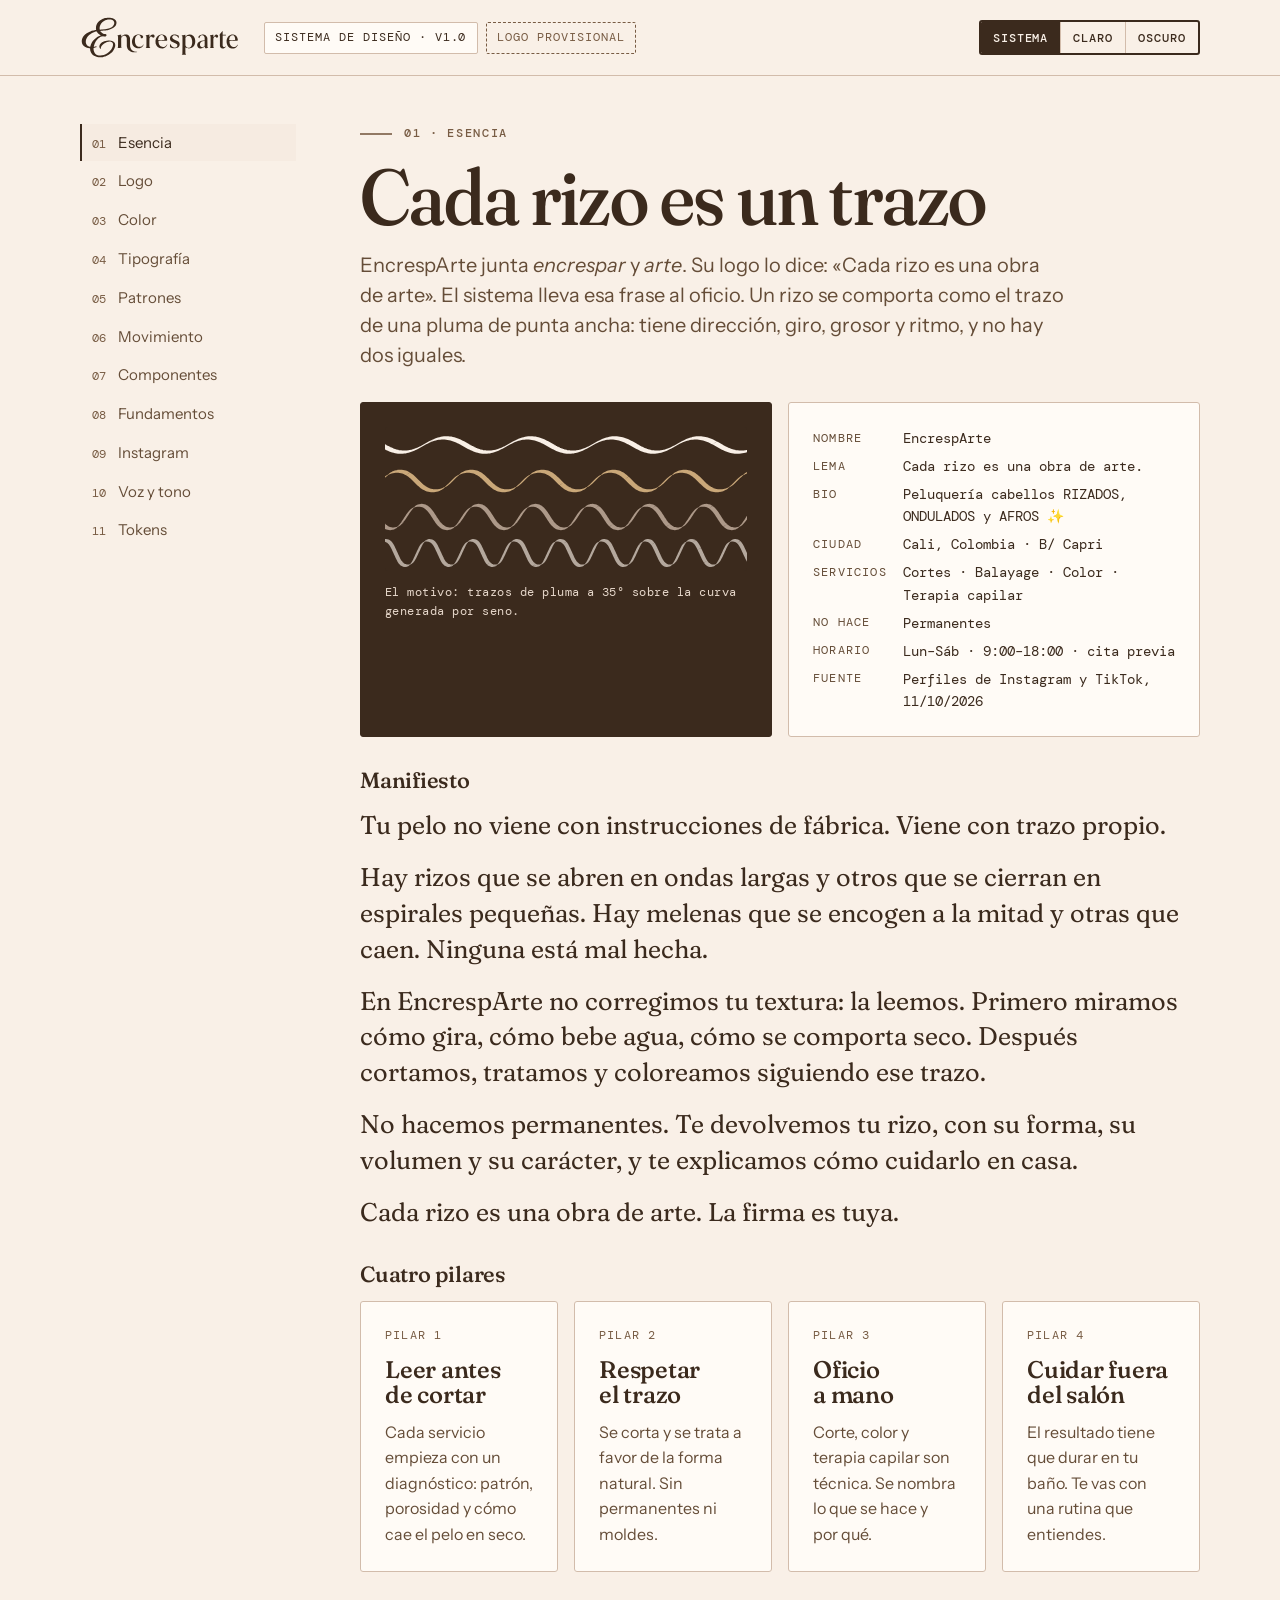
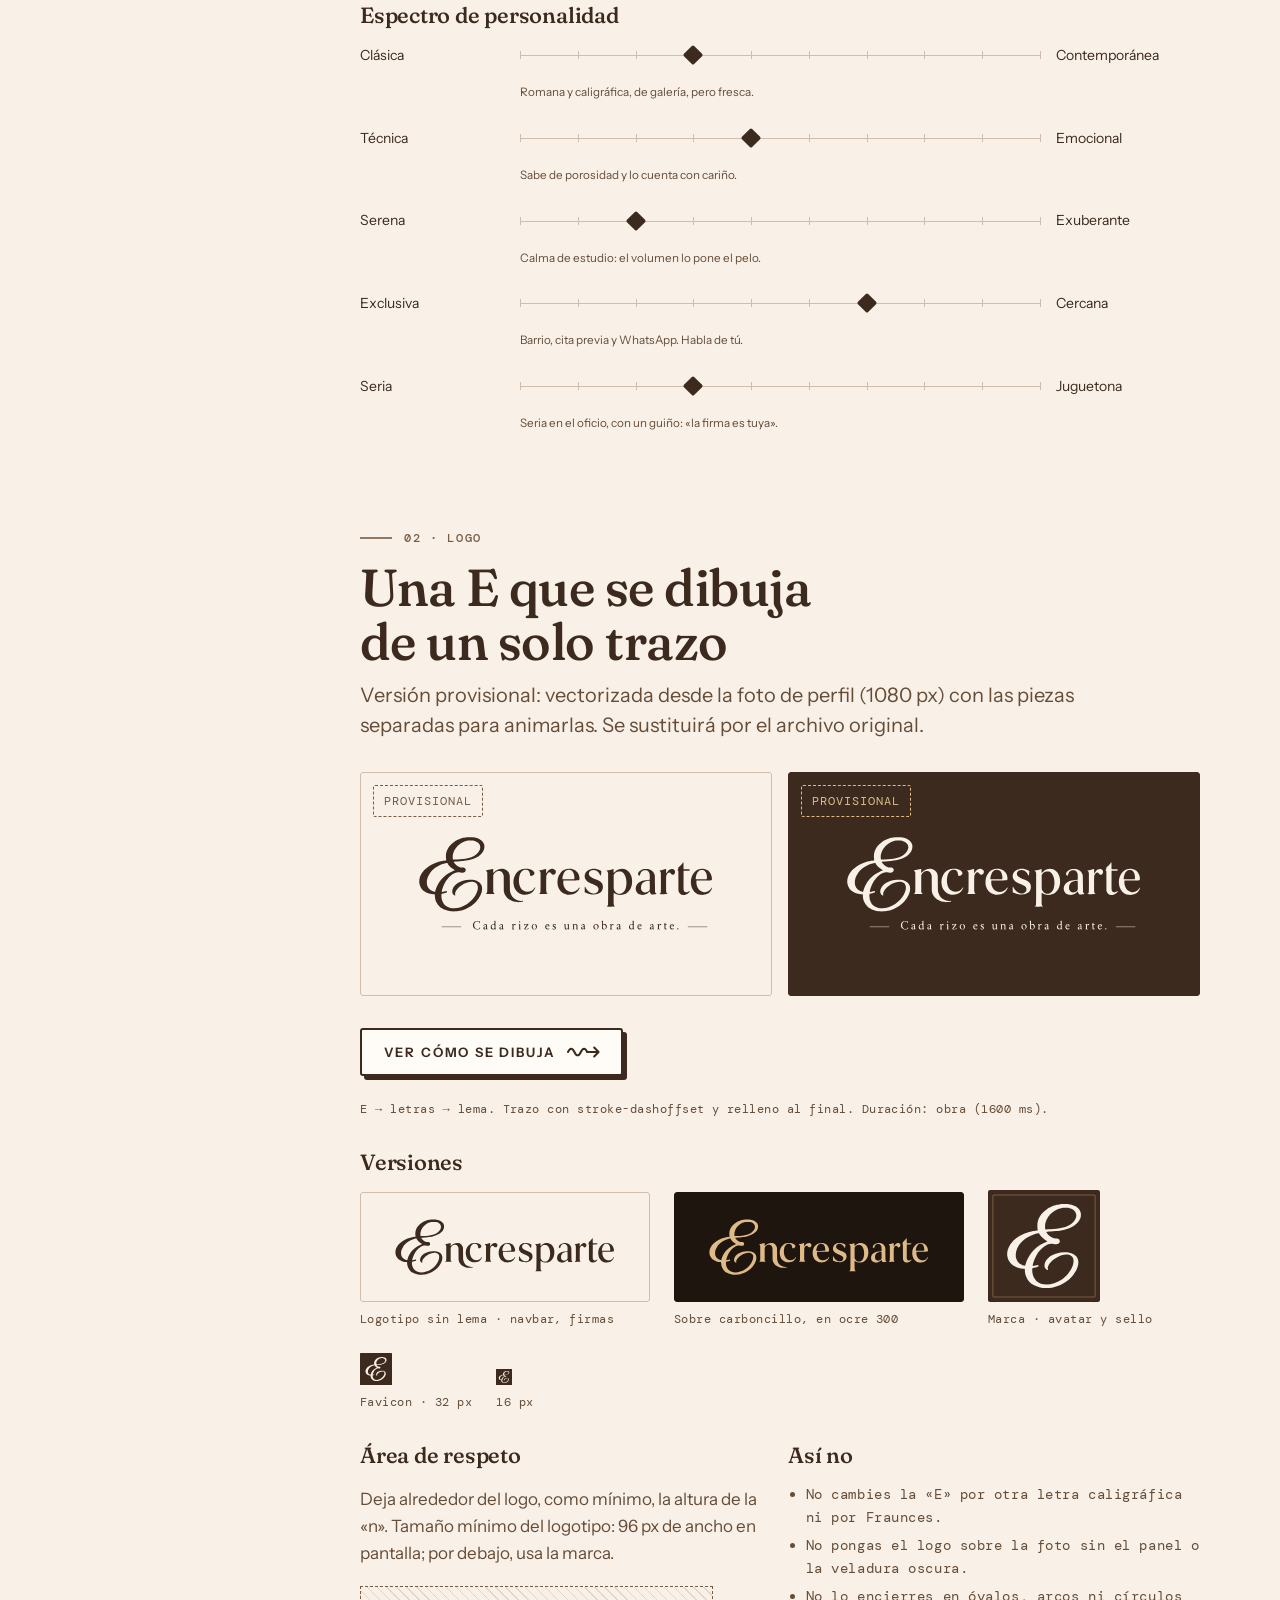
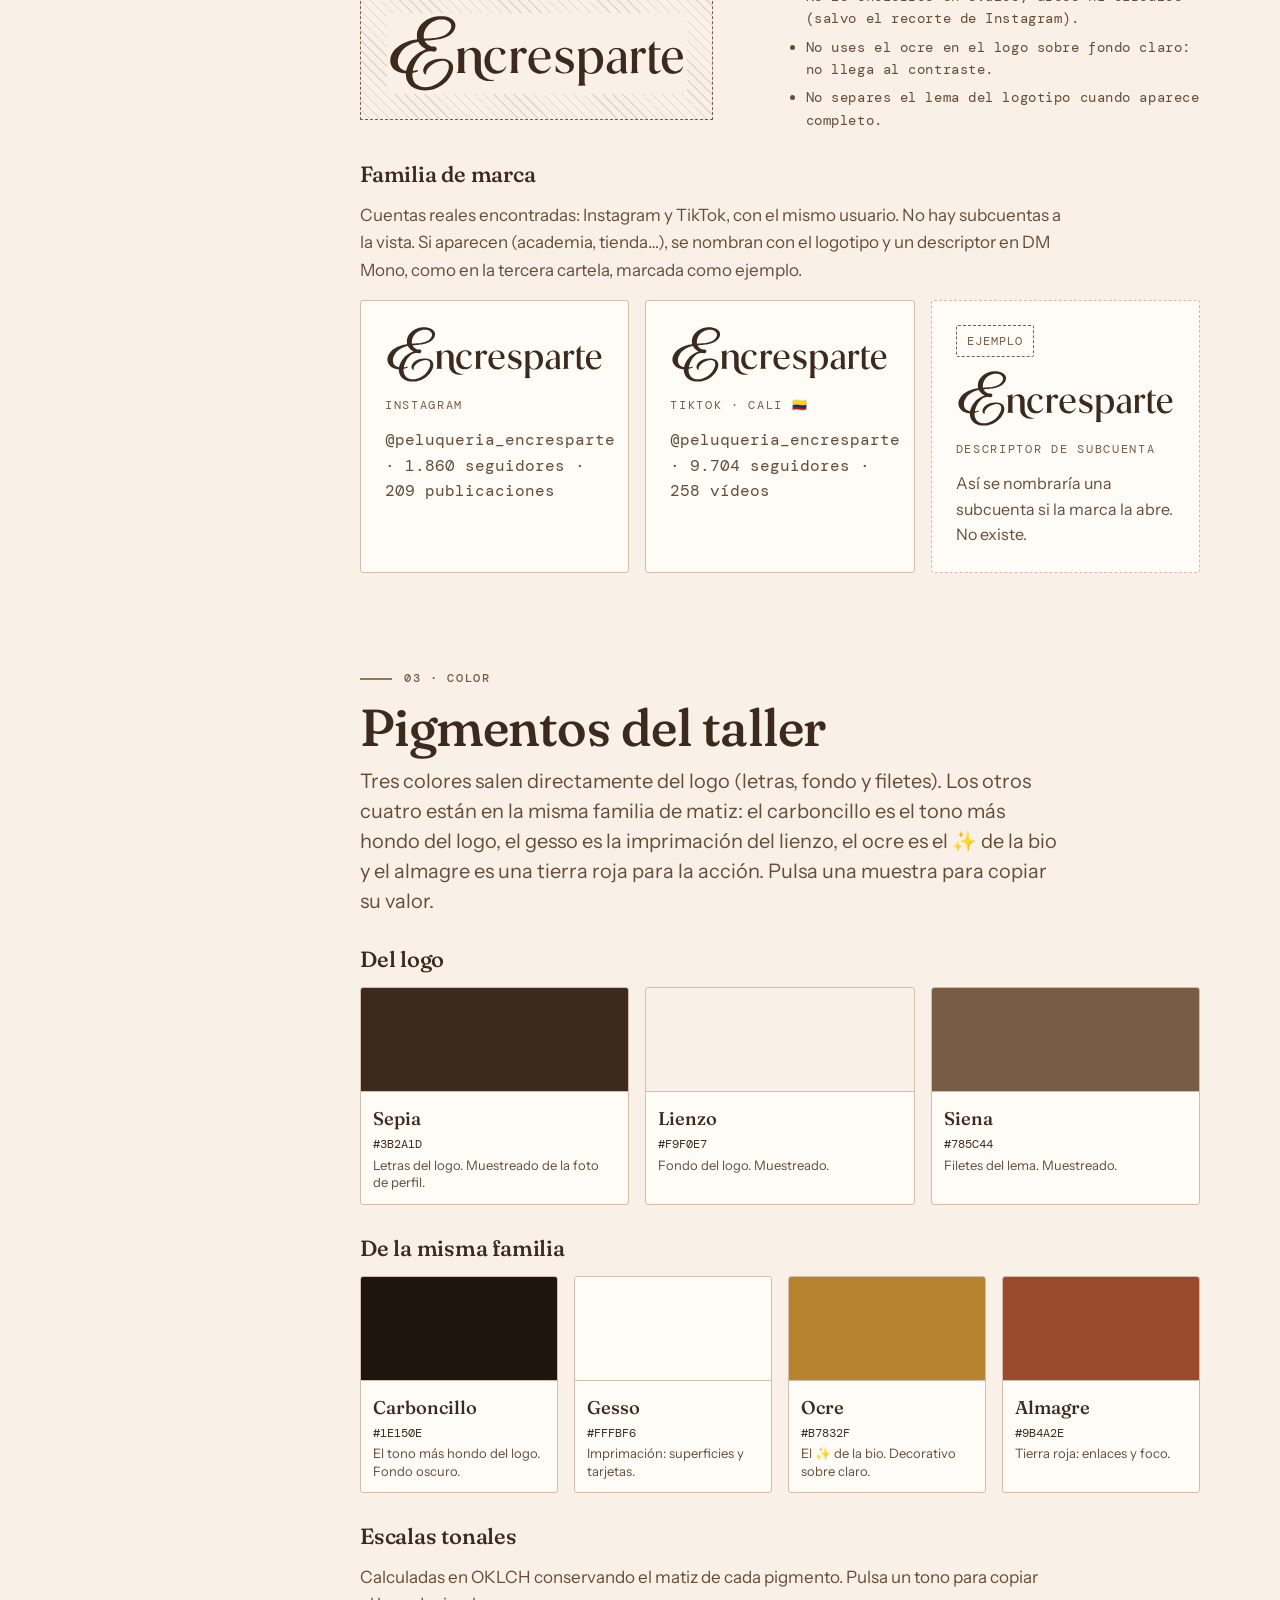
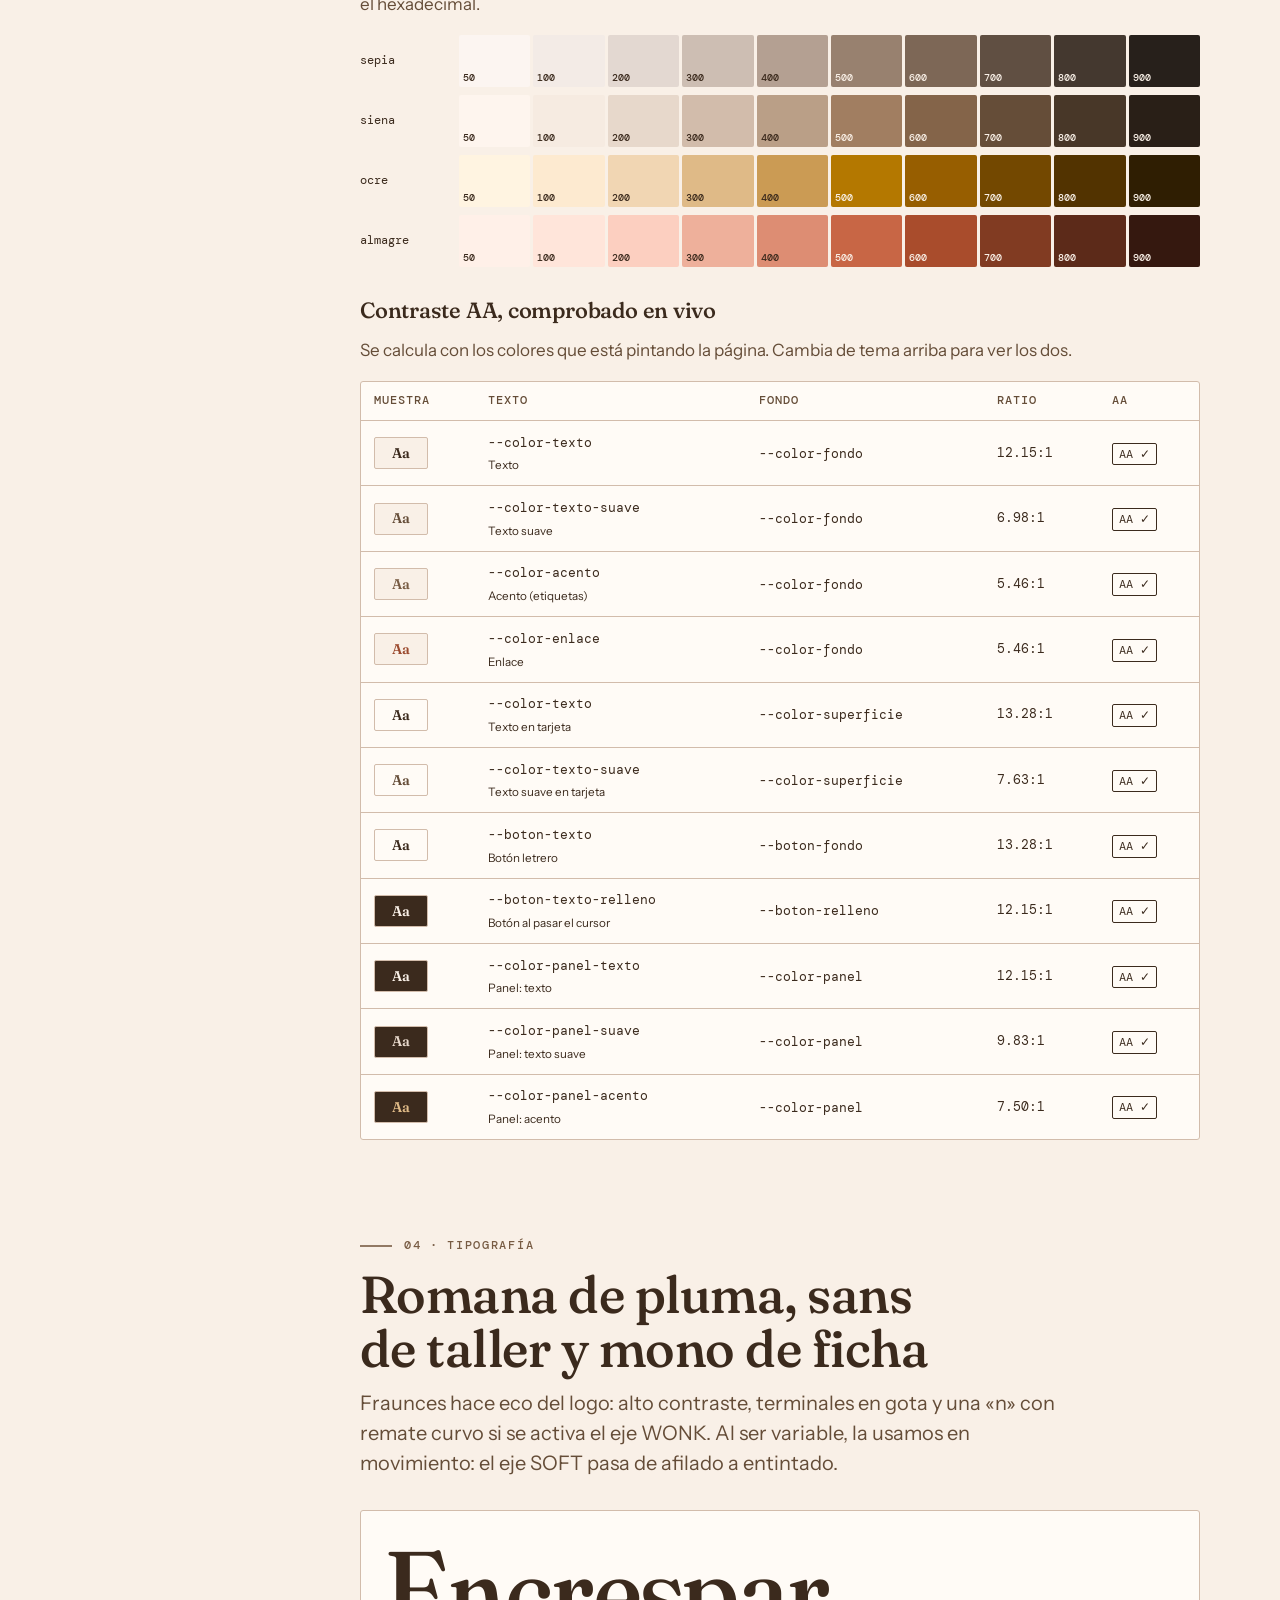
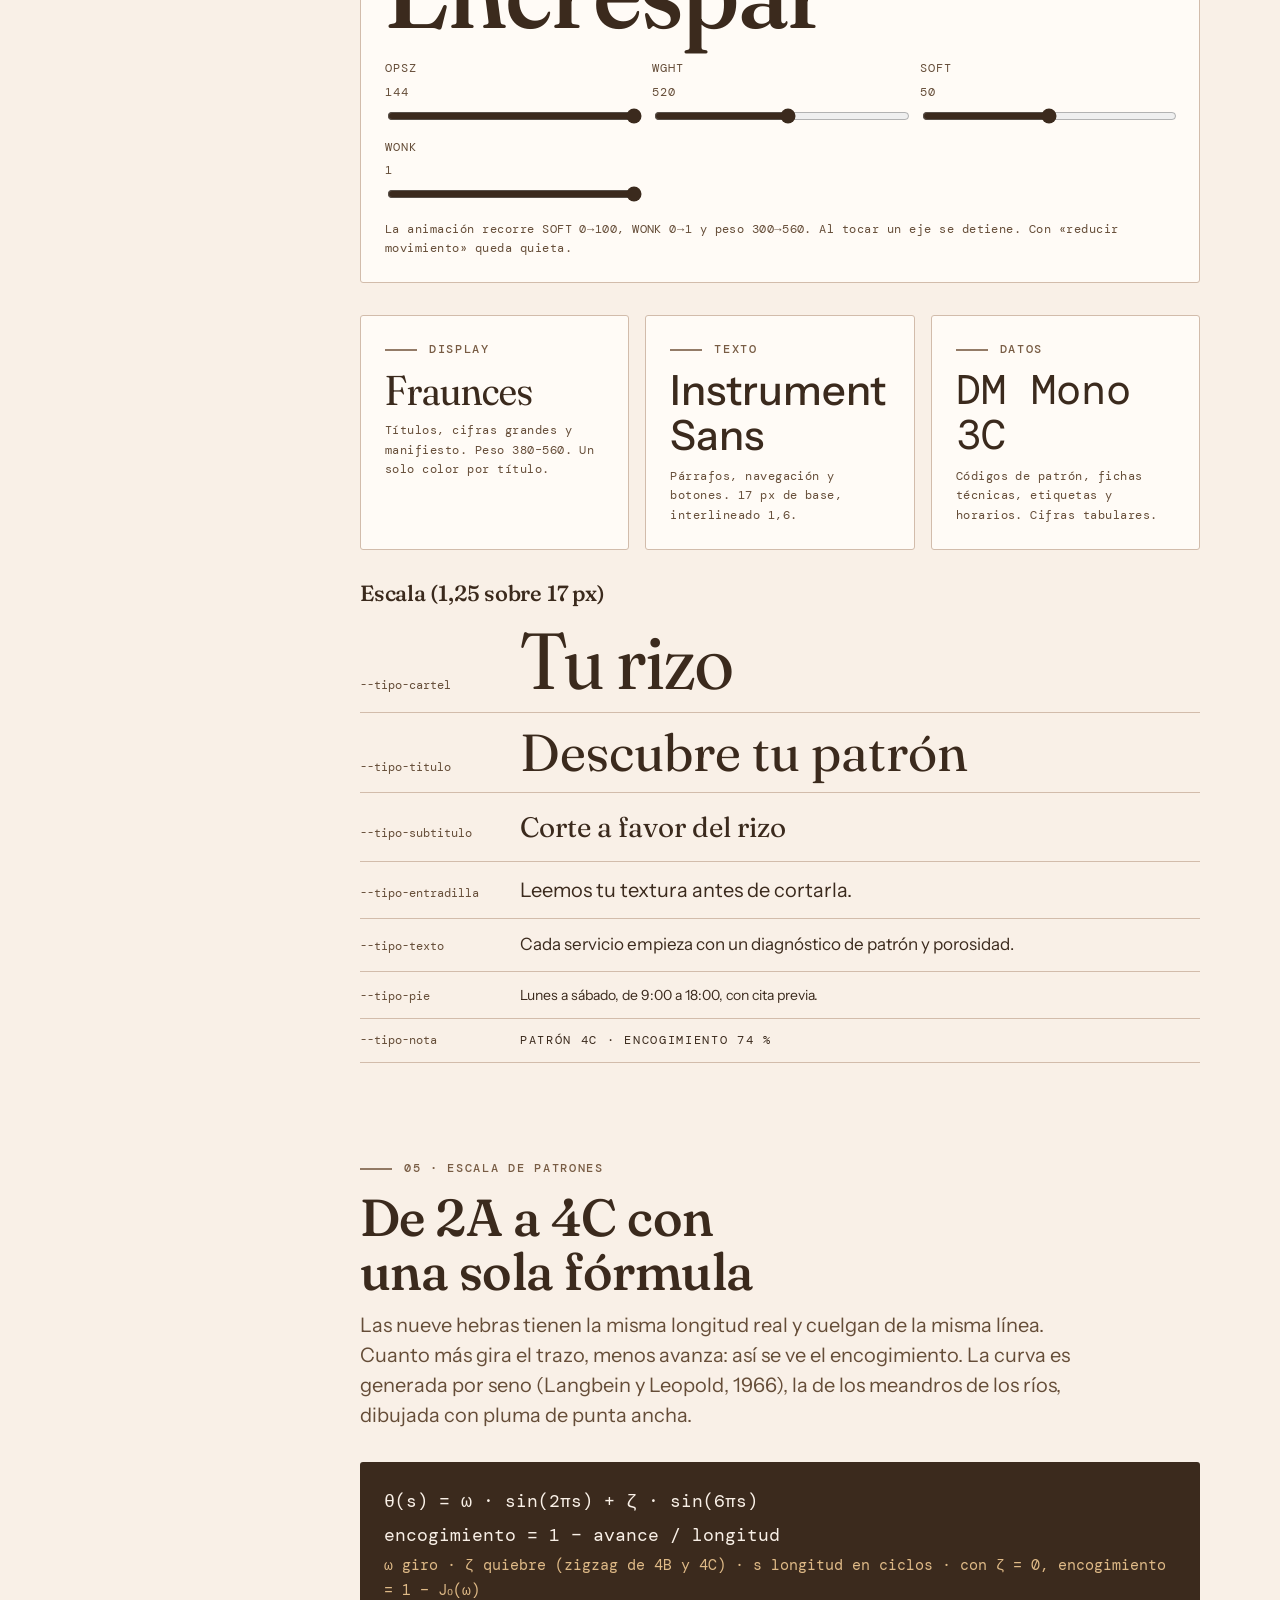
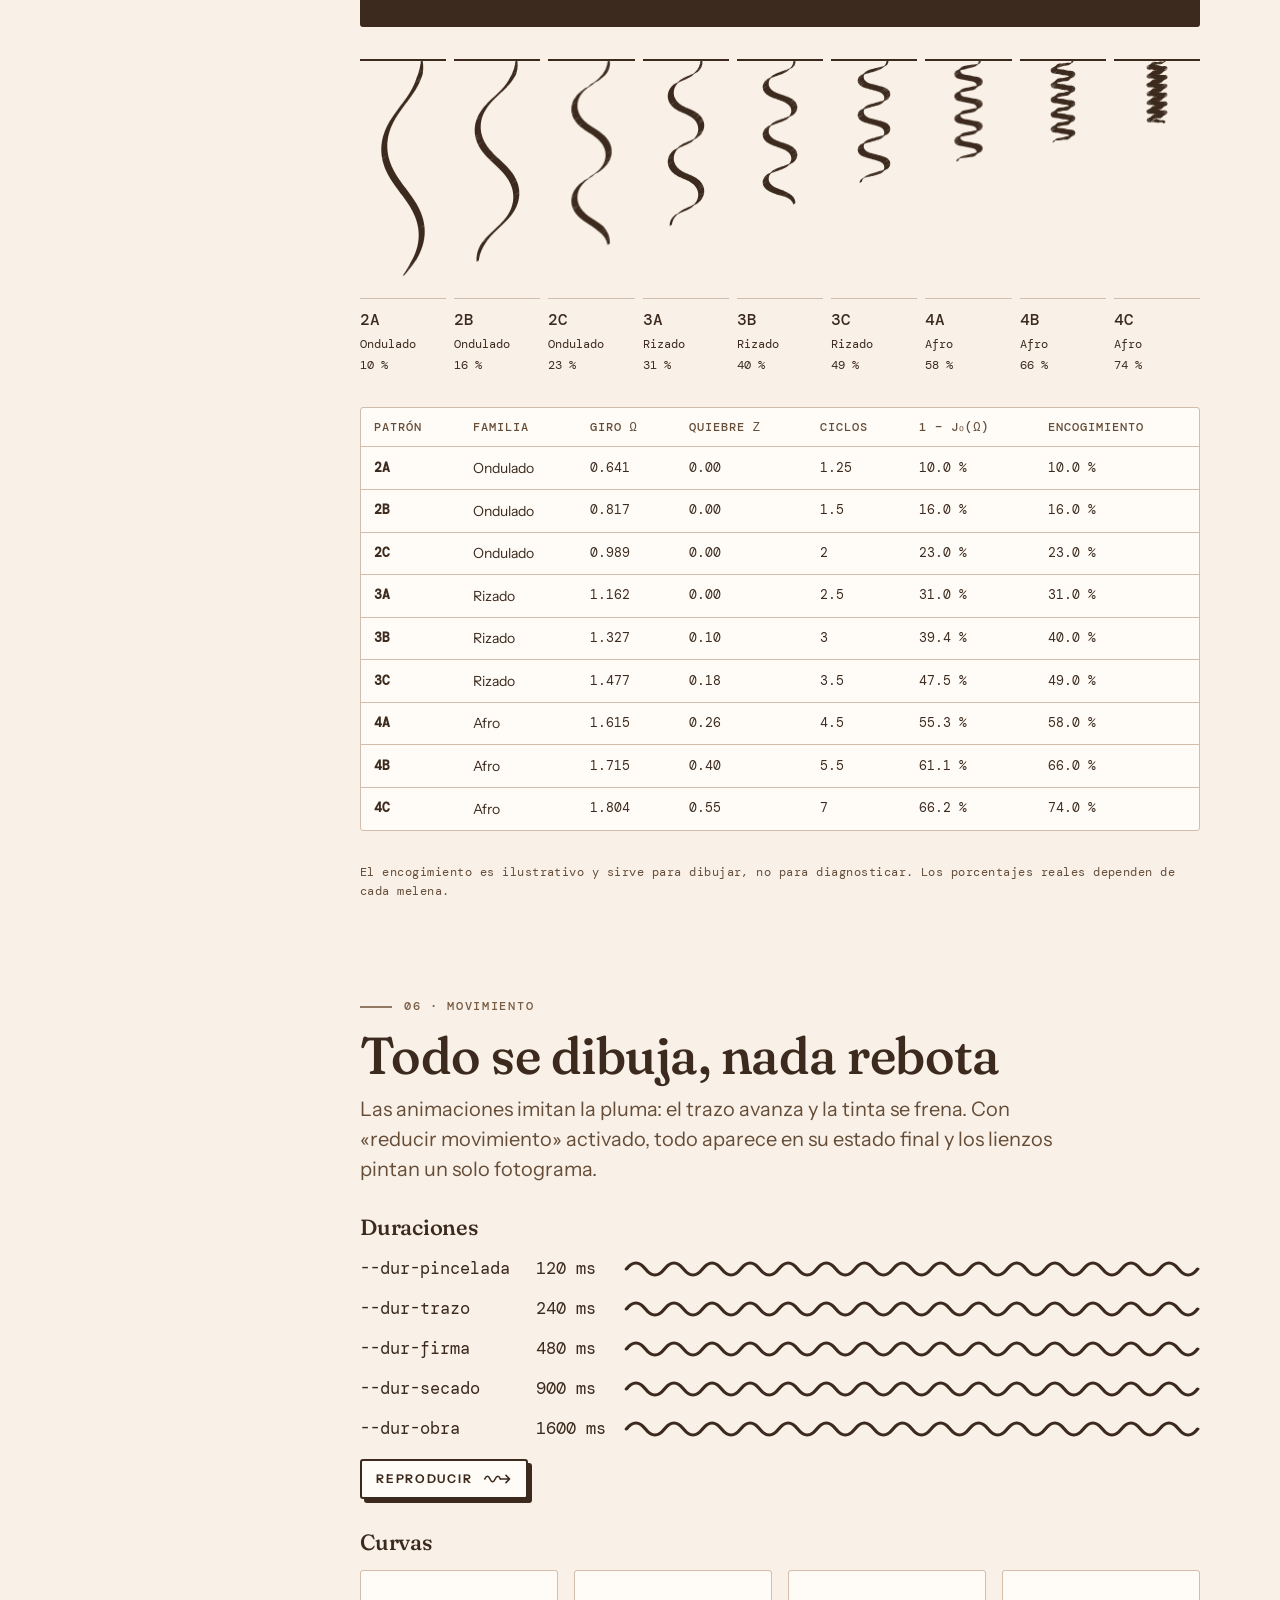
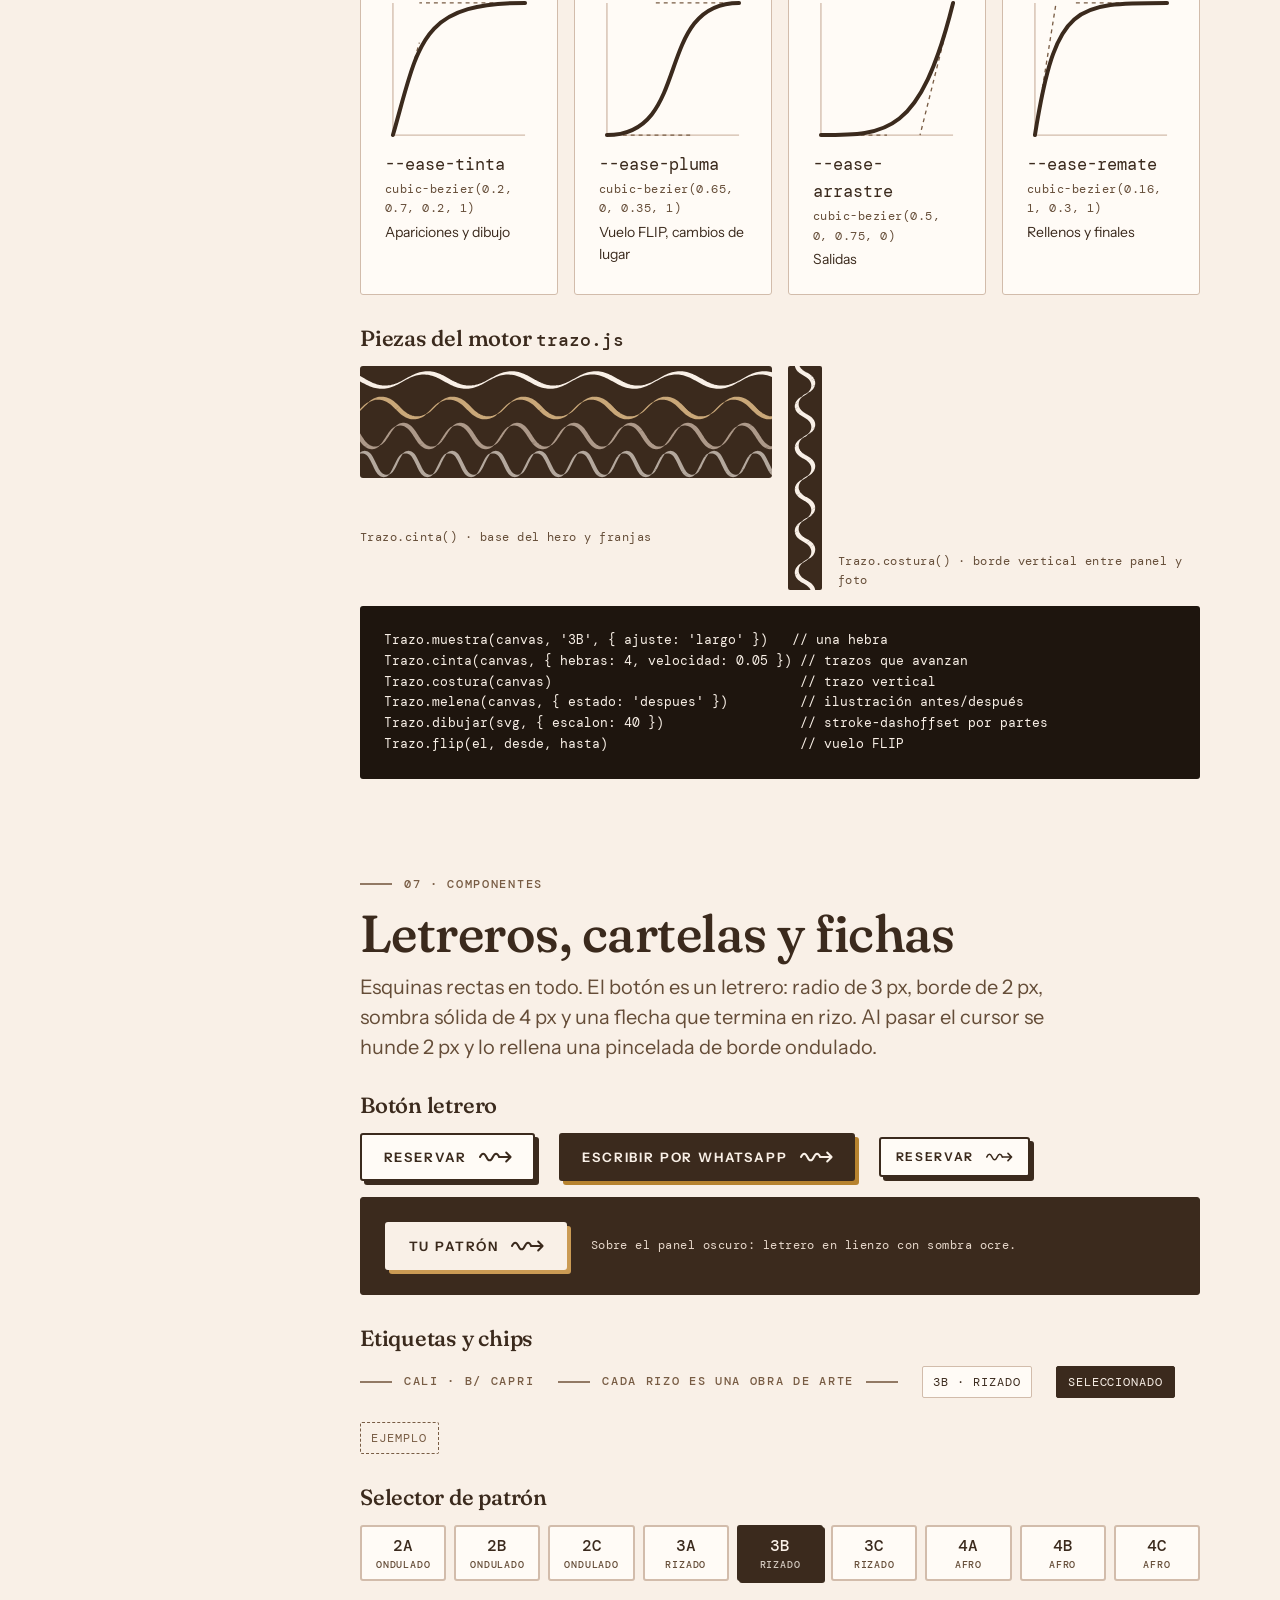
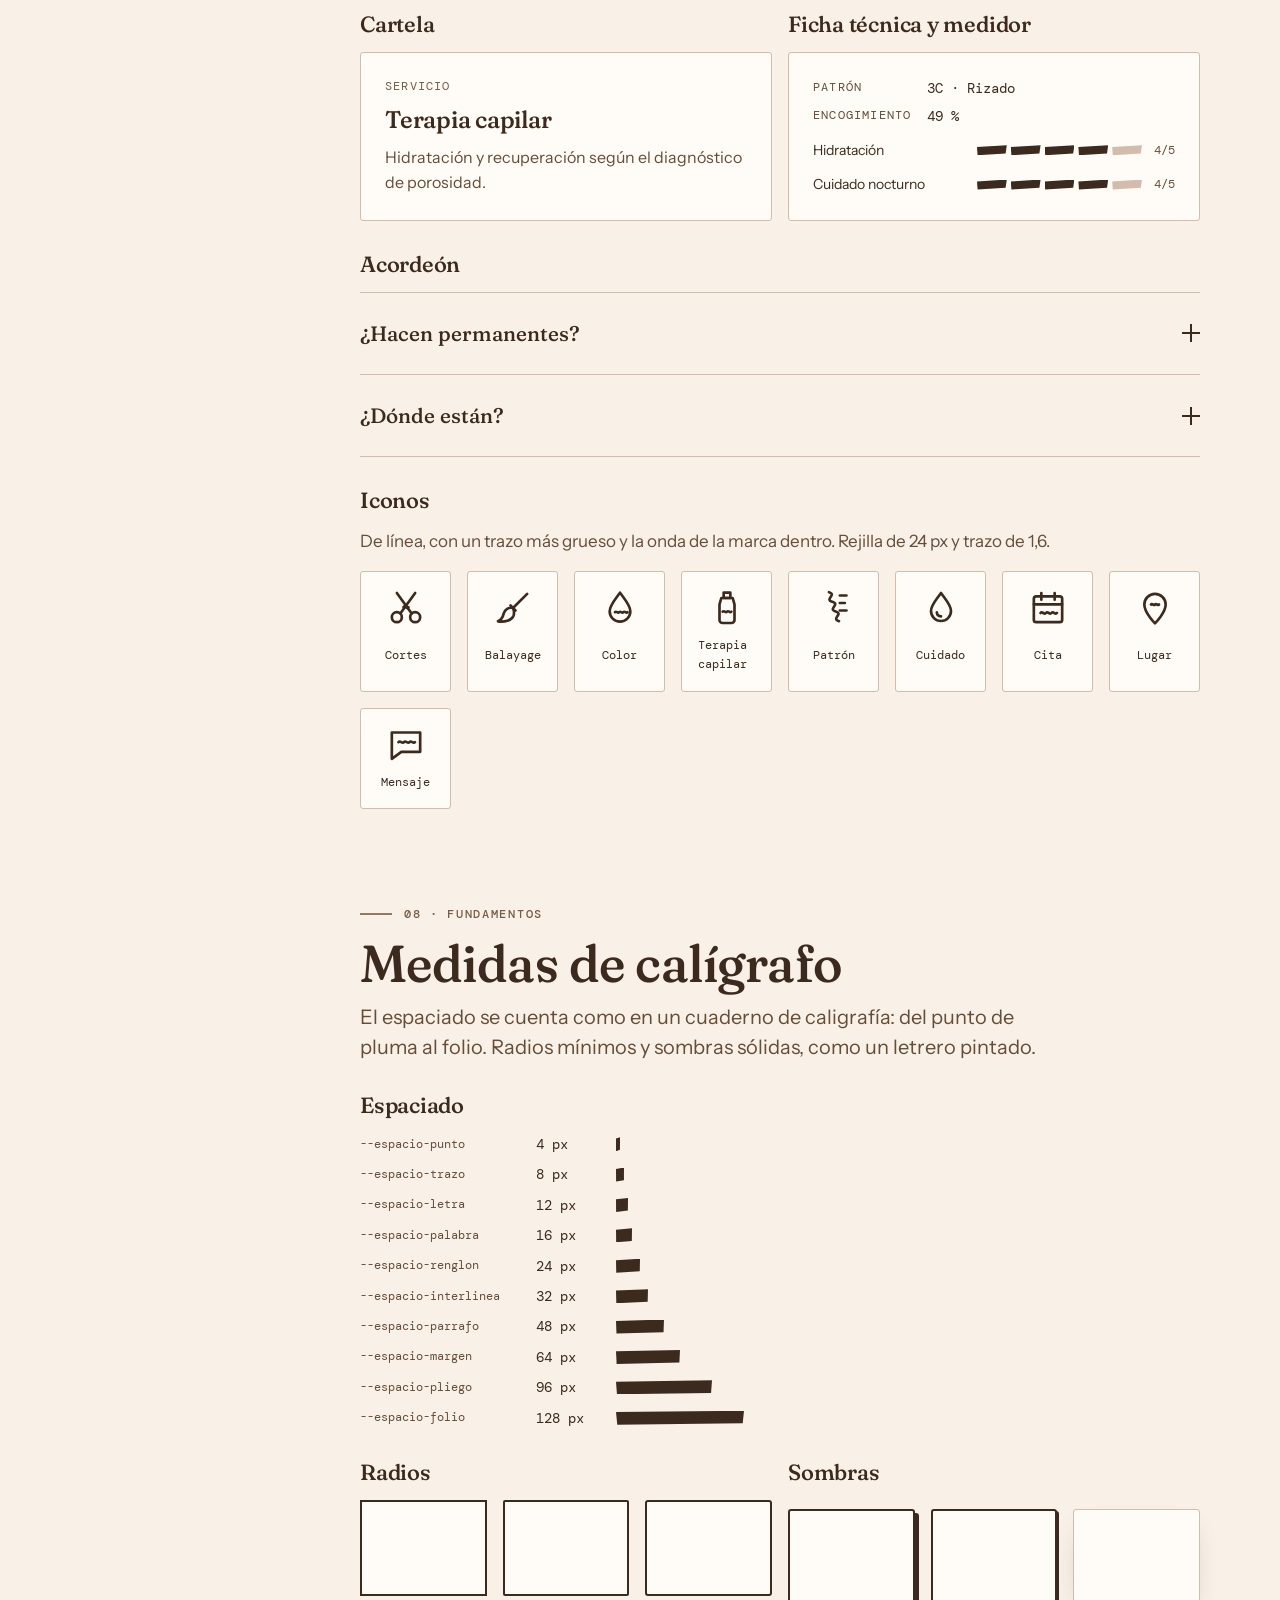
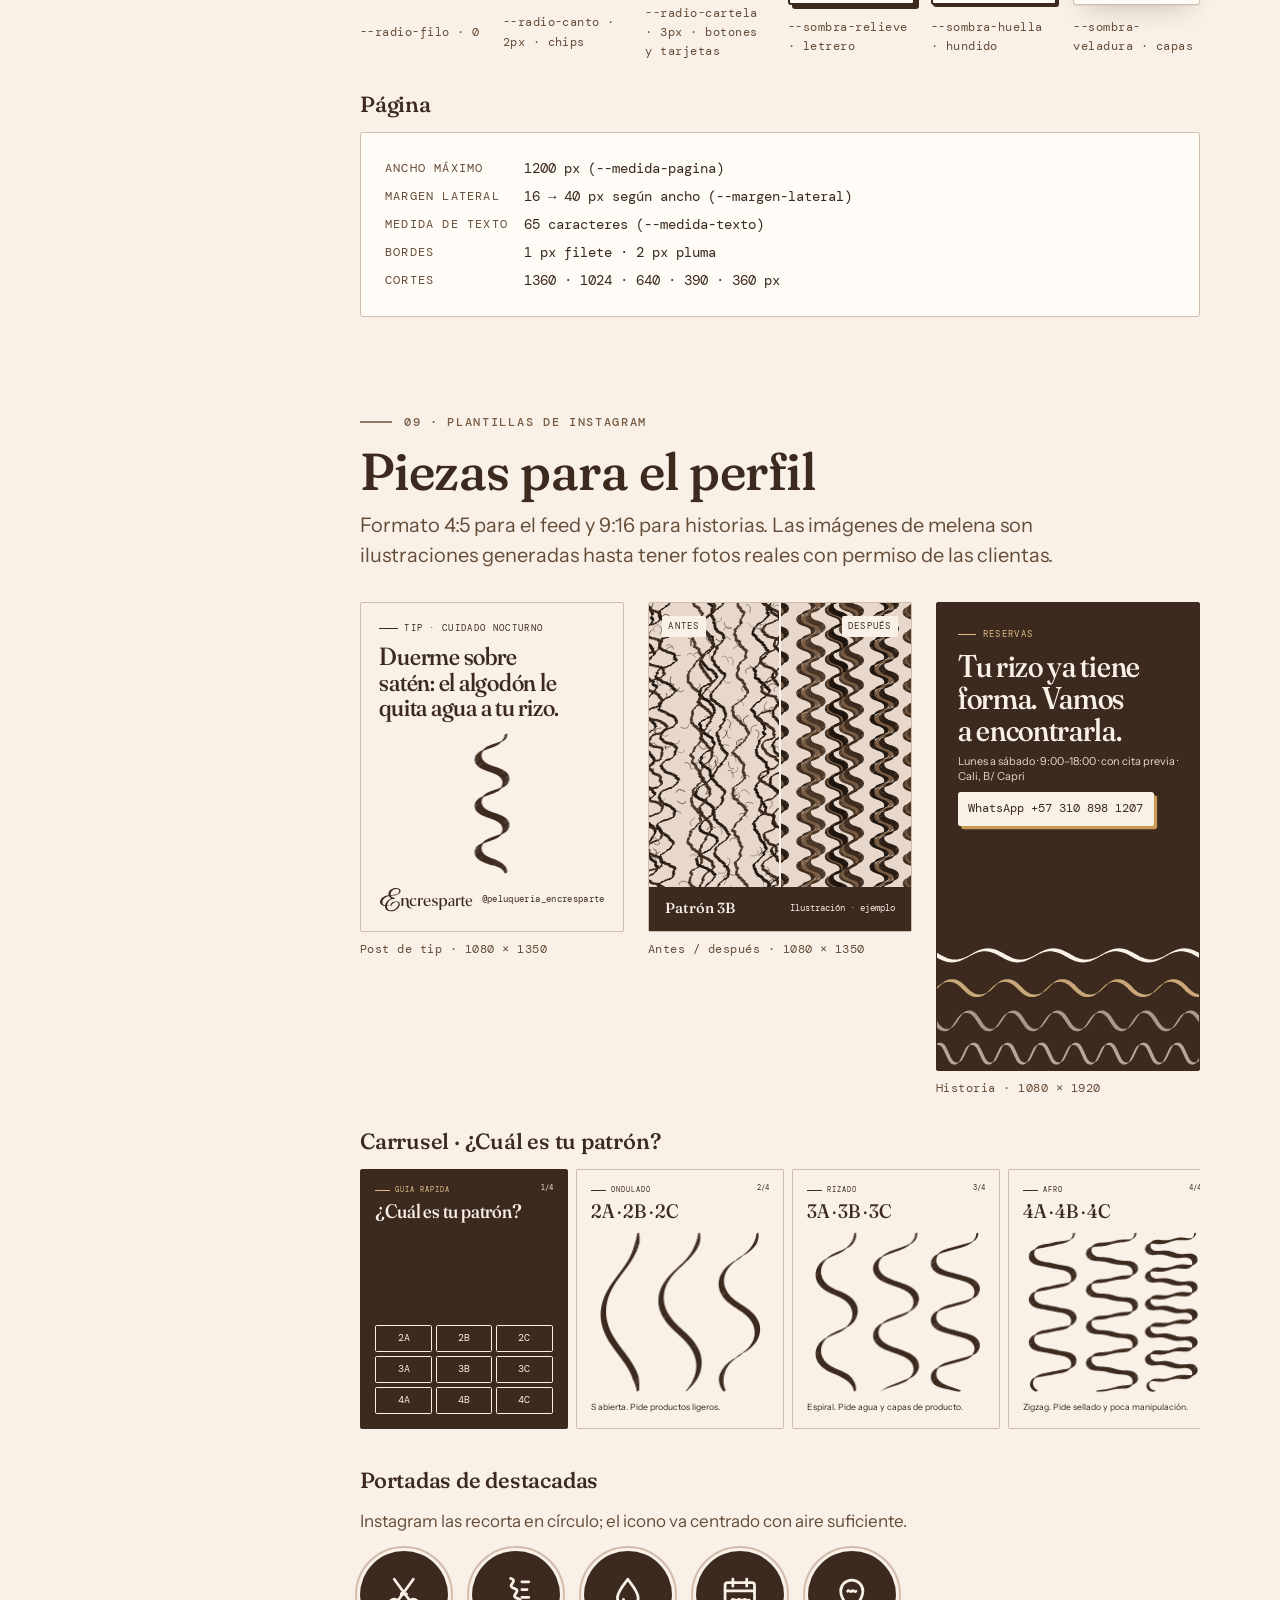
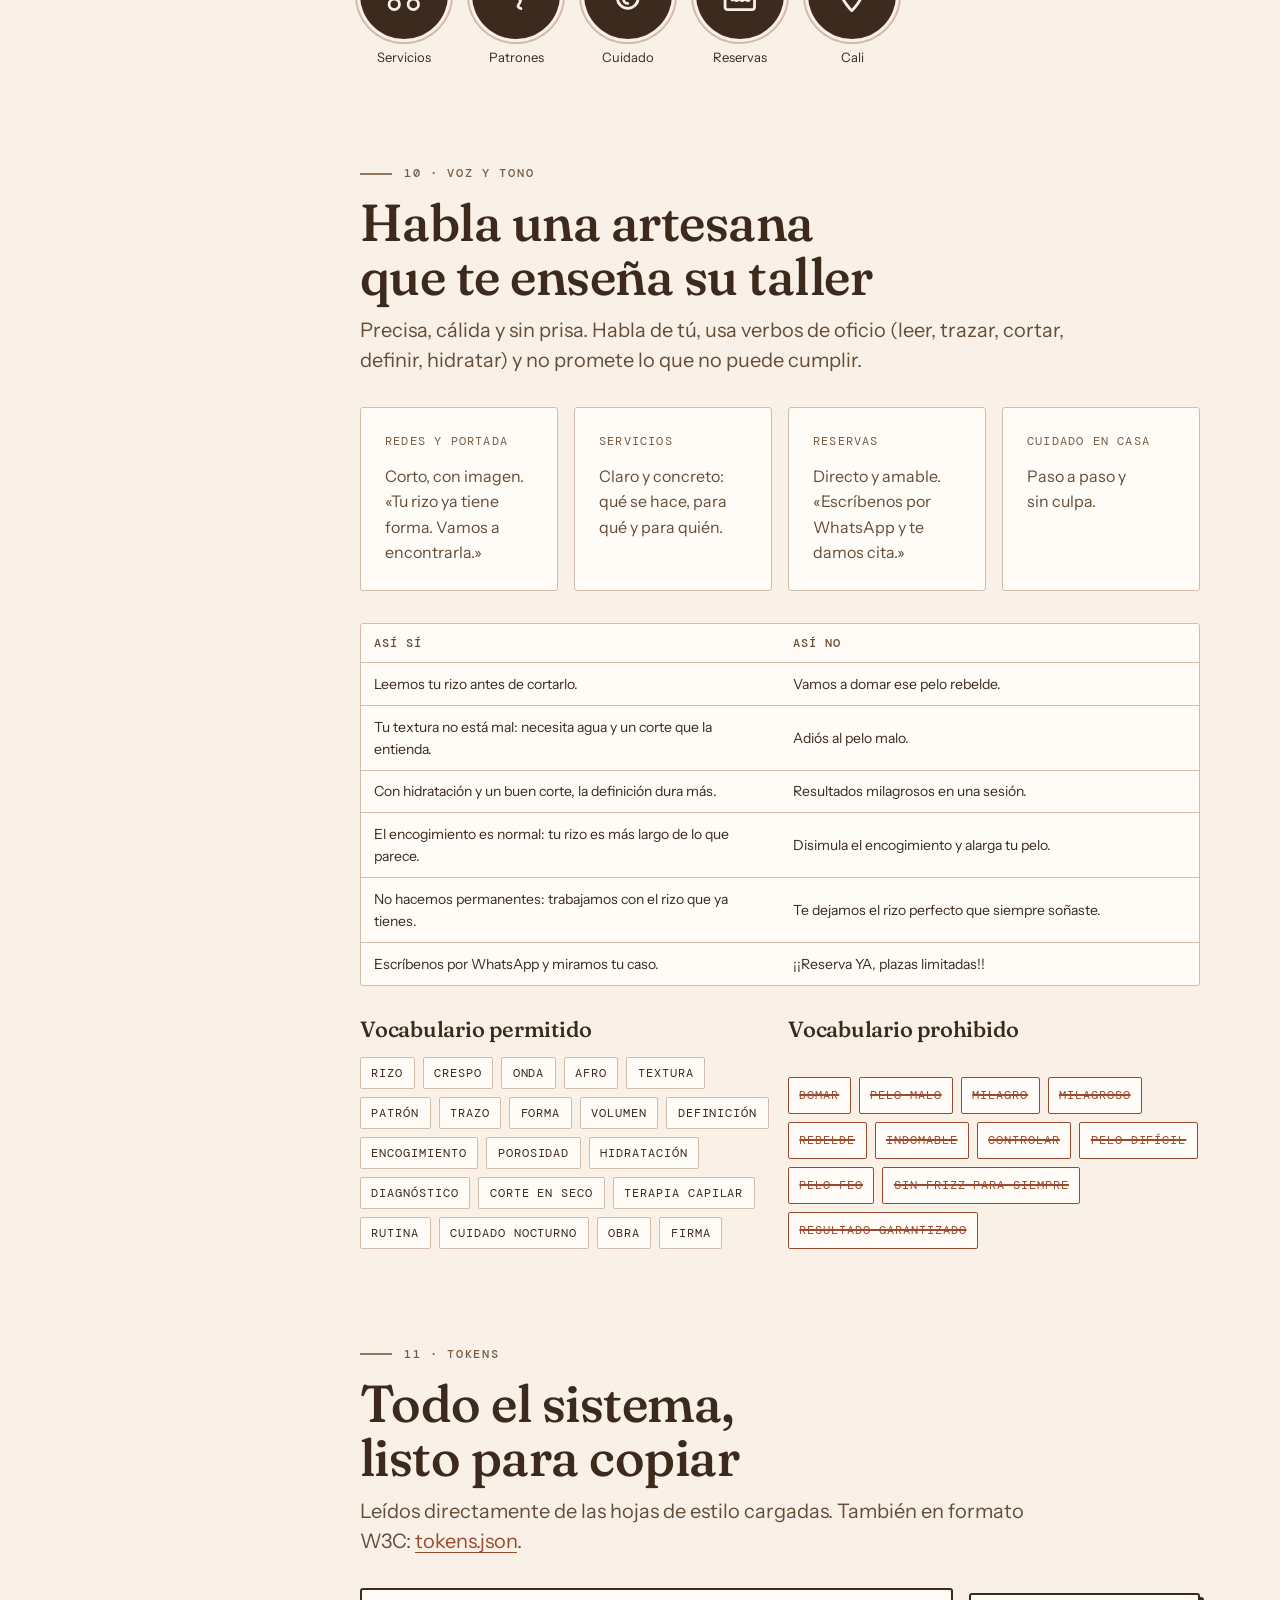
<file: design-system.html>
<!doctype html>
<html lang="es">
<head>
<meta charset="utf-8">
<meta name="viewport" content="width=device-width, initial-scale=1, viewport-fit=cover">
<title>EncrespArte · Sistema de diseño</title>
<meta name="description" content="Sistema de diseño de EncrespArte, peluquería de cabellos rizados, ondulados y afros en Cali. Concepto: cada rizo es un trazo.">
<link rel="icon" href="assets/favicon.svg?v=2" type="image/svg+xml">
<link rel="preconnect" href="https://fonts.googleapis.com">
<link rel="preconnect" href="https://fonts.gstatic.com" crossorigin>
<link rel="stylesheet" href="https://fonts.googleapis.com/css2?family=DM+Mono:wght@400;500&family=Fraunces:opsz,wght,SOFT,WONK@9..144,100..900,0..100,0..1&family=Instrument+Sans:wght@400..700&display=swap">
<link rel="stylesheet" href="design-system/tokens.css?v=2">
<link rel="stylesheet" href="design-system/motion.css?v=2">
<link rel="stylesheet" href="design-system/components.css?v=2">
<link rel="stylesheet" href="css/guia.css?v=2">
</head>
<body>
<svg width="0" height="0" style="position:absolute" aria-hidden="true">
  <defs>
    <symbol id="i-corte" viewBox="0 0 24 24"><circle cx="6.5" cy="17.5" r="3"/><circle cx="17.5" cy="17.5" r="3"/><path class="grueso" d="M8.6 15.3 17.5 3"/><path d="M15.4 15.3 6.5 3"/><path d="M10.5 11.5c.5-.6 1-.6 1.5 0s1 .6 1.5 0"/></symbol>
    <symbol id="i-balayage" viewBox="0 0 24 24"><path class="grueso" d="M20.5 3.5 12 12"/><path d="M10.5 10.5 13.5 13.5"/><path d="M12 12c-2.6-.6-5 .8-5.6 3.4-.4 1.8-1.6 3.8-3.4 4.6 3.6.6 8.4-.3 9.4-3.6.3-1.2.2-3-.4-4.4z"/></symbol>
    <symbol id="i-color" viewBox="0 0 24 24"><path d="M12 2.8c3.1 4.4 6.2 7.6 6.2 11.2a6.2 6.2 0 0 1-12.4 0c0-3.6 3.1-6.8 6.2-11.2z"/><path class="grueso" d="M9 14.5c.9-1 1.6 1 2.5 0s1.6 1 2.5 0 1.6 1 2.5 0"/></symbol>
    <symbol id="i-terapia" viewBox="0 0 24 24"><path d="M10 2.8h4v3.2h-4z"/><path d="M8.6 6h6.8l1.1 3.8v9.4a1.8 1.8 0 0 1-1.8 1.8H9.3a1.8 1.8 0 0 1-1.8-1.8V9.8z"/><path class="grueso" d="M9.4 14.2c.9-1 1.7 1 2.6 0s1.7 1 2.6 0"/></symbol>
    <symbol id="i-patron" viewBox="0 0 24 24"><path class="grueso" d="M9 2.5c5 1.6-3 4.2 2 5.8s-3 4.2 2 5.8-3 4.2 2 5.8"/><path d="M15.5 4.5h4M15.5 9h3M15.5 13.5h4"/></symbol>
    <symbol id="i-gota" viewBox="0 0 24 24"><path d="M12 3c3 4.2 6 7.3 6 10.8a6 6 0 0 1-12 0C6 10.3 9 7.2 12 3z"/><path class="grueso" d="M9.5 14.6a2.6 2.6 0 0 0 2.5 2.4"/></symbol>
    <symbol id="i-cita" viewBox="0 0 24 24"><rect x="3.5" y="5" width="17" height="15.5" rx="1.5"/><path d="M3.5 9.8h17M8 3v4M16 3v4"/><path class="grueso" d="M7.5 15c1.1-1.3 2.2 1.3 3.3 0s2.2 1.3 3.3 0 2.2 1.3 3.3 0"/></symbol>
    <symbol id="i-lugar" viewBox="0 0 24 24"><path d="M12 21.2s-6.4-6.4-6.4-11.3a6.4 6.4 0 0 1 12.8 0c0 4.9-6.4 11.3-6.4 11.3z"/><path class="grueso" d="M9.6 9.9c.8-.9 1.6.9 2.4 0s1.6.9 2.4 0"/></symbol>
    <symbol id="i-mensaje" viewBox="0 0 24 24"><path d="M3.5 4.5h17v11.6H9.2l-5.7 4.2z"/><path class="grueso" d="M7.5 10.3c1.1-1.3 2.2 1.3 3.3 0s2.2 1.3 3.3 0 2.2 1.3 3.3 0"/></symbol>
    <symbol id="flecha" viewBox="0 0 34 16"><path class="rizo" d="M1 8c2-4.5 4.5-4.5 6.5 0s4.5 4.5 6.5 0 4.5-4.5 6.5 0"/><path d="M20.5 8H32M27.5 3.5 32 8l-4.5 4.5"/></symbol>
  </defs>
</svg>

<header class="guia-cabecera">
  <div class="envoltura guia-cabecera__fila">
    <a class="guia-cabecera__logo" href="index.html" aria-label="Ir a la web de EncrespArte"><!-- logo:inicio --><svg class="logo" viewBox="50 362 970 262" role="img" aria-label="EncrespArte" data-provisional="true" focusable="false"><g class="logo-palabra"><path class="logo-e" d="M162.5 611.9C151.4 610.7 140.6 606.9 132.2 601.5C129.2 599.5 129.5 599.7 125.1 595.4C121.1 591.5 119.1 588.7 116.4 583.4C112.8 576.5 111 568.9 111 561.4C111 557.1 111.5 557.5 106.2 557.2C101.8 556.9 96.8 555.9 91.8 554.3C73.5 548.3 62.3 535.8 60.6 519.3C59.2 505.8 64.5 492 76 479.4C83.3 471.3 97.2 461.9 108.5 457.3C110 456.8 111.9 456 112.8 455.6C117.8 453.5 124.1 451.6 129.5 450.5C131 450.2 133.1 449.7 134.3 449.5C139.1 448.5 145.6 447.5 146.7 447.6C147.7 447.7 148.1 446.8 147.7 445.6C146.4 441.4 146.3 429 147.6 423.5C149.3 416 153.4 407.4 158 401.7C162.3 396.2 167.5 391.4 173 387.7C180.5 382.6 186.2 379.8 195.2 376.8C200.2 375.2 200.4 375.1 203.7 374.5C205.2 374.2 207.5 373.8 208.8 373.5C217.4 371.9 231.1 371.9 239.7 373.7C246.4 375 250.7 376.4 254.2 378.2C259.8 381.1 264.1 384.9 267.2 389.4C268.1 390.7 269.2 393.1 269.9 395.1C271.1 398.3 271.1 398.7 271.1 402.8C271.1 408.1 270.4 411.3 268.2 415.9C266.1 420.3 263.7 423.7 259.9 427.4C250.8 436.5 239.2 442.2 221.8 446.2C216.4 447.4 206.4 448.9 200.3 449.3C173.3 451.4 172.3 451.5 172.3 452.4C172.3 452.7 172.6 453.4 172.9 453.9C173.3 454.4 174.1 455.7 174.8 456.7C177.6 460.9 183.8 466.1 188.6 468C190 468.6 191.5 469.2 191.8 469.3C193.4 470.1 197.1 470.7 200.2 470.7C206.1 470.7 209.2 472.3 210.5 476.3C211.9 480.5 209.1 485.1 204.5 486.5C202.3 487.2 200.7 487.1 194 486.1C188.7 485.3 187.9 485.3 185.3 485.7C183.8 485.9 181.5 486.3 180.3 486.7C178.2 487.2 173.8 488.9 173.2 489.3C173 489.5 171.9 490.1 170.8 490.6C165.5 493.5 158.4 499.7 153.2 505.8C150.1 509.5 146 515 146 515.5C146 515.7 145.8 516 145.5 516.3C144.7 517.3 140.4 525.8 138.9 529.6C135.7 537.3 132.7 548.2 133.6 549.1C134.1 549.6 139.5 548.6 143.8 547.3C145.7 546.7 147.6 546.2 148.2 546.1C149.3 545.9 149.3 546 149.8 547.8C150.1 548.8 150.3 549.8 150.1 550C149.6 550.9 144.3 552.8 137 554.6C132.2 555.9 132.4 555.7 132.1 558.3C131.9 560.9 132.2 566.5 132.8 570.2C134.3 578.5 138.6 587.1 143.9 592C159.5 606.7 190.7 605 215.5 588.3C223.5 582.9 231 575.8 236.5 568.3C241 562.4 241.9 561 244.4 555.8C248.3 548.1 250 542 250 535.6C250 531 249.6 529 248 525.8C246 521.7 242.4 519 236.7 517.4C226.8 514.7 210 519.3 196.5 528.4C183 537.6 174.4 550.7 176.8 558.6C177.1 559.6 177.2 560.5 177.1 560.7C176.5 561.7 172.6 559.8 170.5 557.4C168.3 554.9 167.4 552.6 167.1 548.9C166.5 540.5 172.3 530.2 181.8 523.1C184.8 520.9 184.5 521.1 190.4 518.1C199.1 513.8 209 511.3 222 510.3C231.6 509.6 242 511.3 248.8 514.7C252.5 516.6 254.1 517.8 256.9 520.5C263.1 526.7 265.3 536.5 262.9 547.1C261.2 554.5 257.7 562.6 253.8 568.2C252.9 569.5 251.7 571.2 251.2 572C247.5 577.2 241.3 584 236.2 588.4C229.2 594.4 219.8 600.2 209.2 605C206.9 606 198.2 608.8 195.3 609.5C194 609.8 192.3 610.2 191.6 610.4C185.4 612 170.3 612.8 162.5 611.9ZM112.4 546.5C116.1 532.7 121.6 521.8 130.3 510.8C140 498.7 152.9 488.9 167 482.9C170.5 481.4 173.7 480.2 174.8 479.9C175.9 479.5 175.3 478.7 172.4 477C165.8 473.1 159.9 468.1 156 463C153.9 460.3 152.2 457.5 151.9 456.4C151.6 455.5 150.1 455.2 148.4 455.6C147.7 455.8 146.1 456.2 144.8 456.5C143.5 456.8 142.1 457.2 141.7 457.3C141.2 457.5 139.7 458 138.3 458.4C126.5 461.9 113.6 469.2 105.3 477.1C102 480.2 97 485.9 95.5 488.2C89.8 497 87.2 502.7 85.6 510.4C85 513.3 85 514.6 85.1 519.2C85.2 523.7 85.4 525 86.1 527.4C87.1 530.6 88.9 534.5 90.3 536.3C91.5 537.9 96.4 543 96.7 543C96.9 543 97.5 543.4 98.1 543.8C100.8 545.8 109.4 549.1 111.3 548.9C111.6 548.9 112 548 112.4 546.5ZM183 444.2C211.3 442.4 226.5 439.1 238.9 432C242.7 429.8 245.6 427.5 248.8 424.2C253.3 419.6 256 414.7 257.4 409.1C260.2 397.3 251.9 387 236.8 383.6C235.5 383.3 232.3 383.2 226.8 383.2C219.2 383.2 218.6 383.2 214.8 384.1C206.2 386.2 199.6 388.9 193.1 393.3C181.4 401.2 173.4 412.4 169.9 425.6C169.1 428.8 168.9 430.4 168.8 434.5C168.6 439.5 169 443.7 169.7 444.6C170 444.9 170.8 444.9 172.3 444.8C173.5 444.7 178.3 444.4 183 444.2Z"/><g class="logo-letras"><path d="M370 581.4C364.8 580.3 361.2 579 356.5 576.6C347.6 572.1 342.3 567 337.7 558.7C336.4 556.3 334.7 550.9 334.2 547.7C334 546.9 333.9 535.2 333.8 521.7C333.8 500.2 333.7 496.9 333.2 495.2C331.4 488.6 329 485.2 324.5 483C322.3 481.9 322 481.8 318.3 481.8C313.8 481.8 311.7 482.5 307.9 484.9C304.5 487.1 300.9 491.8 300 495.1C299.8 495.9 299.7 505.4 299.7 522.8L299.8 549.2L300.7 551.1C301.3 552.4 302 553.3 303 553.9C303.7 554.4 304.3 555.1 304.2 555.3C304.2 555.8 302.3 555.8 290.2 555.9C276.8 556 276.3 555.9 276.3 555.3C276.3 555 276.8 554.4 277.5 554C279 553 279.9 551.6 280.3 549C280.6 547.5 280.7 537.8 280.6 516.8L280.5 486.8L279.6 485C279.1 483.9 278.1 482.6 277.3 481.9C276.1 480.9 275.9 480.6 276.3 480.2C276.5 480 277.4 479.6 278.3 479.5C282.5 478.9 289.1 477.4 293.3 476.2C294.2 475.9 295.7 475.5 296.8 475.2C297.8 474.9 298.9 474.7 299.2 474.8C299.6 474.9 299.7 476 299.7 481.3C299.7 485.8 299.8 487.7 300 487.7C300.2 487.7 301.4 486.6 302.6 485.3C310.8 476.4 323.2 472.3 334.2 474.8C339.4 476 345.1 479.8 348.1 484.1C350.1 486.9 350.8 488.3 352 492.4L353.1 495.8L353.4 520.5C353.5 535.9 353.7 545.9 354 547C355 552.6 357.4 558.5 360.4 563C362.3 565.9 367 570.6 369.8 572.4C376.7 576.8 384.7 578.9 392.2 578.3C394.2 578.2 395.9 578.1 396.1 578.2C396.2 578.3 396.3 578.7 396.3 579.2C396.3 580.2 395.8 580.5 392 581.2C387.4 582.1 385.1 582.3 379.7 582.3C375.3 582.3 373.8 582.1 370 581.4Z"/><path d="M397.2 558.1C388.6 556.8 379.9 552.2 374.9 546.2C373.1 544.1 370.5 540.1 369.6 538.3C367.9 534.8 366.1 528.1 365.3 522.5C364.9 519.4 365.1 512.1 365.8 508.5C367.3 501.1 369.3 496.1 373.2 490.2C375.4 486.9 375.5 486.7 378.7 484C383.7 479.6 386.9 477.7 392.6 475.9C396.9 474.5 398.3 474.2 403.9 474.1C412.3 473.9 417.9 475.1 424.6 478.7C427.6 480.3 429.1 481.4 430.5 483C433 485.8 433.6 488.3 432.4 491.1C431.7 492.5 429 495.4 427.3 496.3C425.1 497.6 420.4 498.1 419.7 497.2C419.4 496.9 418.9 494.6 418.5 492.1C417.6 486.7 417.3 485.7 415.7 483.4C414.3 481.3 412.3 479.5 410.3 478.6C407.1 477.2 400.3 477.5 396.8 479.2C388.6 483.3 384 492.8 382.9 507.5C381.7 524.4 387 538.6 396.9 544.9C403.9 549.4 414.1 550.1 421.9 546.7C426.2 544.8 431 540.3 433.3 535.9C434 534.7 435.2 534.5 435.8 535.4C436.3 536.2 432.9 542.8 430.5 545.8C425.4 552.1 421 554.9 412.5 557.2C410 557.9 408.6 558.1 403.8 558.2C400.7 558.2 397.7 558.2 397.2 558.1Z"/><path d="M448.3 555.4C448.3 555 448.8 554.4 449.4 554C450 553.7 450.8 553 451.2 552.4C452.8 550.3 452.8 549.9 452.8 517.5L452.8 487.2L451.7 484.9C450.9 483.2 450.2 482.4 449.3 481.8C447.2 480.5 447.6 480 451.3 479.4C455.7 478.6 462.7 477 466.3 475.8C468.2 475.2 469.9 474.8 470.2 474.9C470.6 475 470.7 476.4 470.7 482.1C470.8 486.4 471 489.2 471.2 489.2C471.3 489.3 472 488.4 472.6 487.3C477.7 478.1 486.6 472.9 494.1 474.8C497.5 475.7 499.9 477.5 501.4 480.3C502 481.6 502.2 482.3 502.1 484.5C502.1 487.4 501.6 488.9 500.1 490.8C496.9 494.9 490.5 494.3 487.1 489.5C484 485.2 479.3 484.9 475.8 488.8C474 490.7 472.2 494.2 471.5 496.8C470.8 499.5 470.8 545 471.5 548.4C472.1 551.3 473.2 553 475 554.2C475.8 554.7 476.3 555.2 476.2 555.4C476.1 555.7 472.6 555.9 462.2 555.9C448.7 556 448.3 556 448.3 555.4Z"/><path d="M538.7 558.1C536.9 557.8 534.1 557.1 532.3 556.4C523.8 553.3 518.2 548.7 513.8 541.4C508.8 533 506.8 523.7 507.6 513.6C508.6 502.7 511.4 495.2 517.2 487.9C520.3 483.8 523.5 481.1 528.1 478.7C539.8 472.4 555.2 473 565.7 480.1C567.8 481.5 571.7 485.7 573.4 488.3C576.7 493.2 578.7 499.9 578.7 506C578.7 509.1 578.6 509.2 577.8 510.1C575.3 512.3 577.4 512.1 550.7 512.3L526.5 512.5L526.3 514.2C524.9 524.4 528.2 534.9 535.2 542.5C539 546.6 546.6 549.5 553.2 549.4C558 549.3 561.6 548.4 565.8 546.3C570.5 543.9 573.7 541 576.2 536.9C577.4 535 578.2 534.5 579 535.5C579.3 535.8 579.2 536.4 578.5 538.1C574.5 547.5 566.4 554.7 557.1 557.2C551.6 558.6 544.5 559 538.7 558.1ZM561 508.3C563.7 506.9 561.9 492.4 558.2 486.3C557.1 484.4 554.3 481.4 552.8 480.3C548.5 477.4 541.7 477 536.4 479.5C533.3 481 529.8 484.8 527.9 488.7C526.2 492.2 524.9 495.8 524.2 499.5C523.6 502.4 523.2 507.4 523.4 508.1C523.6 508.6 525.5 508.7 542 508.7C553.4 508.7 560.6 508.5 561 508.3Z"/><path d="M622 557.9C621.9 557.8 620.1 557.6 618 557.3C611 556.6 604 554.5 597.2 551L595.5 550.2L595.5 541.3L595.5 532.5L596.3 532.5C597 532.5 597.4 533 598.7 535.5C603.5 545 610.3 551.1 618.7 553.5C622 554.4 627.8 554.4 630.8 553.4C636.7 551.4 640.1 546.8 640.1 540.8C640.2 537.7 639.6 536 637.9 533.9C635.1 530.5 631.5 528.4 620.8 524C613.9 521.2 608 518.2 605.1 516.3C599 512 595.8 506.7 595.4 499.8C595.2 495.3 596.5 490.2 598.9 486.5C602.8 480.3 609.7 476.2 618.5 474.9C622.1 474.4 631.6 474.8 634.8 475.7C639.9 477 646.3 479.6 648.5 481.4C649.4 482.1 649.4 482.1 649.2 485C648.9 489.1 647.9 496.1 647.6 496.5C647 497.2 645.8 496 644.3 493.1C643.5 491.5 642.3 489.3 641.6 488.3C640.4 486.5 637 483.1 635.2 481.8C629.3 477.7 621.5 476.9 615.9 479.7C613.9 480.8 611.1 483.5 610.1 485.6C608.3 489.2 608.8 494.4 611.1 497.4C613.2 500.2 617.8 503.1 623.8 505.7C624.2 505.8 627.1 507 630.3 508.4C640.2 512.4 644.9 515 648.3 518.4C652.3 522.4 654 526 654.3 531.5C654.5 535.7 654 538.9 652.6 542C650.3 547.4 646.9 551 641.2 553.9C638.3 555.4 636.8 556 636.2 556C635.9 556 635.3 556.2 634.9 556.4C633.9 556.9 622.4 558.3 622 557.9Z"/><path d="M667 596.5C666.5 595.9 666.8 595.5 668 594.8C669.4 594.1 670.6 591.9 671 588.8C671.3 586.9 671.3 572.4 671.3 536.7L671.2 487.2L670.3 485.5C669.4 483.8 668.5 482.9 666.9 481.9C666.4 481.5 666 481.1 666.1 480.7C666.2 480.3 667.3 480 671.5 479.3C674.4 478.8 678.4 477.9 680.3 477.4C682.3 476.9 684.8 476.2 686.1 475.8C687.3 475.5 688.4 475.3 688.5 475.4C688.7 475.6 688.8 478.3 688.9 481.6C689 484.8 689.2 487.6 689.3 487.8C689.4 487.9 690.3 487.2 691.2 486.3C694.2 483.1 698.9 479.4 702.2 477.7C704.8 476.4 710.3 475 713.7 474.8C721.8 474.3 729.1 476.6 735.2 481.6C739.2 484.9 741.4 487.7 744.2 493.4C745.8 496.7 746 497.1 747 500.9C748.9 508 749.4 518.3 748 525.7C745.9 537.3 740.9 546 732.8 552.2C726.5 557 719.7 559.1 710.3 559.1C702.8 559.1 698.5 557.8 691.8 553.6C690.6 552.9 689.5 552.4 689.3 552.5C689.1 552.6 689 558.6 689 570C689 584.3 689.1 587.7 689.5 589.7C690 592.3 691.3 594.5 692.4 594.8C693.1 595.1 693.8 596.2 693.5 596.7C693.4 596.8 688 597 680.3 597C669.8 596.9 667.3 596.9 667 596.5ZM712 555C714.8 554.3 718.2 552.4 720.2 550.4C723.6 547 725 544.8 727.3 539.6C728.4 537 729.9 529.2 730.3 524.2C731 515.7 729.8 506.1 727.1 499.3C724 491.4 719.3 486 713.4 483.6C711.7 482.9 710.9 482.8 707 482.9C703 482.9 702.3 483 700.4 483.8C696.1 485.5 693.7 487.6 690.7 492.1L689.2 494.5L689.2 516.3C689.2 540 689.2 539.9 691 543.7C692.3 546.3 693.7 548.4 695.6 550.3C697.3 551.9 701.7 554.5 703.9 555C705.7 555.4 710.2 555.4 712 555Z"/><path d="M777.8 558.8C773.5 557.9 770 556.4 767.4 554.3C762.5 550.2 759.9 543.7 760.4 536.9C761.3 526.3 767.1 519 778.4 514.6C783.5 512.5 789.6 511.4 798.3 510.9C802.1 510.7 805.4 510.4 805.6 510.2C806 509.9 806 508.2 805.9 501.2C805.8 493.6 805.7 492.2 805.1 490.2C803.5 485.2 801.3 482.3 797.4 480.3C795.2 479.2 795.1 479.2 791 479.2C786.9 479.2 786.8 479.2 784.5 480.3C781.2 481.9 777.7 485.5 776.2 488.8C775.6 490.1 774.8 492.3 774.5 493.7C774.2 495 773.9 496.4 773.8 496.6C773.5 497.6 771.5 496.7 768.9 494.4C768.1 493.6 768 493.3 768 491.4C768 487.5 769.9 484.4 774.7 480.9C778.3 478.2 781.8 476.7 787.5 475.4C791.4 474.6 799.2 474.7 802.9 475.6C811.9 478 817.4 482.8 820.6 491.3C821.2 492.9 821.9 494.9 822.1 495.8C822.3 496.8 822.5 508 822.6 523.5C822.8 541.6 823 549.9 823.3 550.7C823.8 552.3 825.5 554.3 826.9 554.8C828.9 555.7 828.1 556.1 824 556.6C821.9 556.8 819.4 557.1 818.5 557.3C814.6 558.1 813.1 558.1 811.5 557.3C810.7 556.9 809.6 556.1 809.1 555.4C807.9 553.9 806.3 550.1 806.3 548.7C806.3 548.1 806.2 547.7 805.9 547.7C805.6 547.7 804.2 548.8 802.8 550.3C797.1 555.9 789.5 559 782 559C780.1 558.9 778.2 558.9 777.8 558.8ZM797.3 549.7C800.9 548.2 803.8 545.6 805.1 542.7L806 540.7L805.9 527.1L805.8 513.5L802.8 513.4C796.5 513.2 790 515 785.5 518.4C781.9 521.1 778 527.6 778 530.9C778 531.4 777.8 532.7 777.6 533.9C777.2 536.3 777.5 539.5 778.6 542.3C779.3 544.3 781.8 547.6 783.4 548.7C787 551.3 792.3 551.7 797.3 549.7Z"/><path d="M837.7 556.4C836.9 556.1 837.4 555.3 838.6 554.7C840.3 553.8 840.9 552.8 841.5 550C841.9 548 842 543.1 842 518.4C842 490.9 842 489 841.4 486.8C840.7 484.1 839.7 482.6 838.3 481.8C837.3 481.3 837 480.4 837.8 480.2C838 480.1 840.3 479.7 843 479.2C847.8 478.2 850 477.7 854.7 476.2C857.5 475.2 858.6 475.1 858.7 475.8C858.7 476 858.7 479.3 858.7 483.1C858.6 491.1 858.7 491.3 860.8 487.3C864.1 481.4 866.7 478.5 870.8 476.5C874 474.9 876.2 474.5 879.2 475C883.4 475.7 886.2 478.1 887.2 481.8C887.8 484.3 887.8 485.6 887.1 488.1C886 491.9 882.3 494.4 878.8 493.7C876.7 493.2 875.7 492.4 874.2 490.1C869.7 483.4 863.3 486 859.5 496.2C858.9 497.7 858.8 499.4 858.7 521.5C858.6 546.4 858.8 549.9 860.1 552.4C860.4 553.1 861.2 554 861.7 554.3C863.5 555.3 863.9 555.6 863.5 556C863.2 556.3 838.6 556.7 837.7 556.4Z"/><path d="M913.5 559.1C905.9 558 901.4 554.1 899.1 546.8C898.5 545 898.5 542.8 898.5 513.3C898.4 496 898.4 481.6 898.4 481.4C898.4 481.2 897.8 480.8 897.2 480.5C896.2 480.1 896 479.9 896 478.9C896 477.2 896.3 476.4 897.2 476.1C897.8 475.8 897.9 475.4 898.1 473.2L898.2 470.6L900.2 468.9C904.5 465.1 908.7 460.5 911.8 456.3C914.1 453.2 914 453.2 914.5 453.7C914.9 454 915 455.9 915 464.6C915 472.4 915.1 475.3 915.4 475.6C915.7 475.9 918.3 476 925.1 476L934.3 476L934.5 476.8C934.6 477.2 934.7 478.2 934.6 479L934.5 480.5L924.8 480.7L915.2 480.8L915.1 510C915 540.4 915 542.1 916.4 545.3C917.2 547.2 919.7 549.5 921.6 550.1C925.3 551.4 929.5 550.4 932.7 547.4C933.5 546.6 934.3 546.5 934.9 547.1C935.6 547.7 935.4 548.2 933.7 550.3C930.6 554.1 926.1 557.1 921.3 558.4C919.3 559 915.1 559.3 913.5 559.1Z"/><path d="M969.8 558.8C961.3 557.5 954.6 553.9 949.3 547.9C941.7 539.2 938.1 527.7 938.8 514.3C939.5 502.1 943.9 491.8 951.7 484C958.5 477.3 968.4 473.8 978.1 474.7C988.2 475.6 995.9 479.9 1000.8 487.2C1004.3 492.4 1005.9 497 1006.7 504.3C1007.2 508.5 1007 509.4 1005.5 510.5C1003.1 512.3 1003.6 512.3 979.6 512.3L957.4 512.3L957 513.1C956.3 514.4 956.8 524.2 957.8 528.1C960.9 540.1 967.6 547.3 977.7 549.3C981.9 550.2 983.4 550.2 987.5 549.3C991.3 548.6 995.3 546.8 998.1 544.7C1000 543.3 1003.1 539.7 1004.5 537.1C1005.4 535.6 1005.9 535.4 1006.6 536.1C1007.3 536.8 1007 537.9 1005.5 541.1C1001.9 548.2 997.8 552.4 991.5 555.6C985.5 558.6 976.7 559.9 969.8 558.8ZM989.3 508.3C990.5 507.7 990.8 506.1 990.8 501.7C990.7 495.7 989.2 489.3 986.8 485.7C985.2 483.1 982.4 480.5 980.2 479.3C978.3 478.4 977.5 478.2 975 478.1C969.9 477.8 966.9 479.1 963 483C960.4 485.6 959 487.9 957 493C955.5 496.9 953.8 507.2 954.5 508.3C954.8 508.8 988.4 508.8 989.3 508.3Z"/></g></g><g class="logo-lema"><path class="logo-filete" d="M133 662H196"/><g class="logo-lema-letras"><path d="M244.3 670.4C241.1 669.4 239.8 668.8 238 667.1C235.6 664.9 234.3 662 234.1 658.3C233.9 656.1 234 654.8 234.5 653.2C236 647.6 241.4 643.6 247.7 643.5C250.8 643.5 256 644.4 256.3 645C256.5 645.3 256.7 646.7 256.8 648.1C257 650.4 257 650.7 256.5 650.7C256.2 650.7 255.7 650 255.2 648.9C253.9 645.9 252.2 645 248.1 645C243.7 645 241.1 646.7 239.1 650.8C238.4 652.4 238.1 653.4 238 655.5C237.8 660.3 239.1 663.8 242.1 666.8C243.6 668.3 244.2 668.6 246.1 669.1C248.7 669.8 250.7 669.5 253 668.3C254.1 667.7 256 665.2 256 664.4C256 663.8 257 663.6 257.2 664.2C257.4 664.7 256.5 668.5 255.9 669.2C255.8 669.4 254.8 669.7 253.8 670C252.7 670.2 251.3 670.5 250.6 670.7C248.8 671.1 246.8 671 244.3 670.4Z"/><path d="M269.8 670.2C268.4 669.6 267.7 668.3 267.6 666.5C267.6 665.4 267.7 664.8 268.2 664.3C268.9 663.5 273.3 661.3 274.3 661.3C274.6 661.3 275.3 661 275.8 660.6C277.4 659.4 276.8 655.9 274.8 655.1C273 654.2 271.4 655 270.9 657.1C270.6 658.2 269.6 658.8 268.7 658.3C268.3 658.1 268 657.7 268 657.4C268 656.2 271.6 653.5 273.9 653C274.9 652.8 275.5 652.9 276.8 653.4C279.3 654.5 279.5 655.1 279.7 662.2C279.8 668 279.8 668.2 280.6 668.5C282.1 669.3 282.2 669.6 280.9 670.2C279.2 670.9 278.6 670.8 277.7 669.8C276.7 668.8 276.6 668.8 274.5 669.8C272.7 670.8 271.3 670.9 269.8 670.2ZM275.4 668L276.7 667.3L276.6 664.7C276.5 662.5 276.4 662.2 275.9 662.1C274.6 661.8 270.7 664.3 270.7 665.4C270.7 666.4 271.6 668 272.4 668.3C273.5 668.8 273.9 668.7 275.4 668Z"/><path d="M295.8 670.2C293 668.8 291.5 666.2 291.6 662.5C291.6 659.4 292.5 657.6 294.6 655.6C296.9 653.5 298.3 652.9 301.2 652.9C303.1 652.9 303.7 652.8 303.8 652.4C304.1 651.7 304 646.2 303.7 645.7C303.6 645.5 303.1 645.2 302.6 645C300.9 644.4 301.5 643.6 304 643.1C305.2 642.9 306.3 642.7 306.6 642.8C306.9 642.9 307 646 307 655.2C307 662 307.1 667.6 307.3 667.8C307.5 667.9 308 668.3 308.4 668.5C309.7 669.1 309.3 669.8 307.7 670.1C306.8 670.2 305.8 670.4 305.3 670.5C304.5 670.7 304.3 670.6 304 669.9C303.6 668.8 303.6 668.8 301.5 669.8C299.7 670.8 297.4 670.9 295.8 670.2ZM302.9 667.6L304 666.9L304 662.1C304 656.3 303.7 655.4 301.4 654.7C298.3 653.8 295.3 656 294.8 659.5C294.4 663.4 295.9 667.2 298.3 668.1C299.5 668.5 301.8 668.3 302.9 667.6Z"/><path d="M321 670C319.8 669.1 319 667 319.2 665.5C319.4 664.5 319.7 664.1 320.8 663.4C322.1 662.6 324.4 661.6 326.6 661C328 660.5 328.4 659.7 328.2 657.8C327.9 656 327 655.1 325.1 654.8L323.7 654.6L322.8 656.5C321.9 658.5 321.4 658.9 320.4 658.3C318.8 657.5 320 655.8 323.4 653.9C326.7 652.1 330.1 653.2 331 656.3C331.2 657 331.3 659.8 331.3 662.6L331.3 667.7L332.5 668.4C333.2 668.8 333.6 669.2 333.6 669.4C333.5 669.6 332.9 670 332.1 670.3C330.9 670.7 330.7 670.7 329.4 669.9C327.7 668.8 327.6 668.8 326.3 669.7C324.9 670.8 322.1 670.9 321 670ZM327 667.9C327.9 667.4 328.4 665.9 328.3 663.7C328.2 662.6 328 662.1 327.6 662.1C326.4 661.8 322.3 664.2 322.3 665.1C322.3 665.3 322.5 666 322.7 666.7C323.2 668.6 324.7 669 327 667.9Z"/><path d="M360 670.4C359.3 670.2 359.7 669.3 360.6 669C361.1 668.8 361.6 668.4 361.7 668.2C361.9 668 362 665.3 362 662.2L362 656.6L361 656.1C359.7 655.3 359.7 654.4 360.9 654.2C361.4 654 362.4 653.7 363.1 653.5C363.8 653.2 364.6 653.1 364.7 653.2C364.9 653.3 365 654 365 654.7C365 655.4 365.2 656 365.3 656C365.5 656 366.3 655.3 367.1 654.5C368.3 653.3 368.8 653 369.7 653C372 653 373.1 654.7 371.7 656.3C370.9 657.1 369.6 657.2 369 656.5C368.2 655.5 366.8 656.1 365.6 658.1C365.1 658.9 365 659.7 365.1 663.8L365.2 668.5L366.6 669C367.6 669.3 368 669.6 367.9 669.9C367.8 670.4 367.2 670.5 364.1 670.5C362 670.5 360.2 670.4 360 670.4Z"/><path d="M381.6 670.3C381.1 670 381.5 669.5 382.7 668.9C383.5 668.5 383.5 668.4 383.6 662.4L383.7 656.4L382.7 655.8C381.4 655.2 381.4 654.4 382.6 654.1C383.1 654 383.9 653.8 384.4 653.6C384.9 653.4 385.6 653.3 386 653.4C386.7 653.5 386.7 653.6 386.9 660.8C387 668.3 387.2 669 388.4 669C389 669 389.6 669.9 389.2 670.2C388.9 670.5 382 670.5 381.6 670.3Z"/><path d="M383.7 647.7C382.6 646.6 382.9 645.3 384.3 644.5C385.2 644.1 385.3 644.1 386.1 644.7C386.6 645.1 387 645.7 387 646.2C387 647.2 385.9 648.3 385 648.3C384.6 648.3 384 648 383.7 647.7Z"/><path d="M401.9 670.4C399.7 670.3 399.3 670.2 399.3 669.7C399.3 669.4 399.6 668.7 400 668.3C400.3 667.9 401.6 666 402.8 664.2C406 659.5 406.3 659 407.8 657.2C408.5 656.4 409 655.5 408.9 655.2C408.7 654.7 403.4 654.8 402.4 655.3C402 655.5 401.4 656.1 401.2 656.7C400.8 657.3 400.4 657.7 400 657.7C399.4 657.7 399.3 657.5 399.5 656.8C399.6 656.2 399.8 655.3 399.9 654.7C400 654.1 400.2 653.6 400.4 653.4C400.9 653.1 413.1 653.3 413.5 653.7C413.9 654.1 412.3 656.4 406.4 664.4C404.9 666.4 403.7 668.2 403.7 668.4C403.7 668.9 405.4 669.1 408.1 668.9L410.8 668.7L412.2 667.1C413.3 665.9 413.7 665.6 414 665.9C414.6 666.5 413.1 670 412.2 670.2C411.2 670.4 404.9 670.5 401.9 670.4Z"/><path d="M430 670.3C427 669.2 425.6 667.9 424.5 665.1C423.7 663.2 424 659.7 424.9 657.8C427.5 652.8 433.2 651.5 438.1 654.9C442.6 658 442.4 665.9 437.7 669.1C434.9 671.1 432.9 671.4 430 670.3ZM435.3 668.8C437.8 667.3 438.6 663.4 437.3 659.4C436.1 655.3 433.3 653.3 430.7 654.6C429.1 655.5 428.5 656.2 427.8 658C427.2 659.8 427.2 661.5 427.9 664.1C428.5 666.5 429.6 668.1 431.3 669C432.9 669.9 433.8 669.8 435.3 668.8Z"/><path d="M472.5 670.2C467.1 668.2 465.9 659.7 470.5 655.3C472.9 653 475.2 652.4 478 653.5C479.8 654.3 481.6 657 481.7 659.1C481.7 659.9 481.3 660 475.8 660.4C471 660.8 470.8 660.9 470.7 661.6C470.4 663.8 473.3 667.7 475.7 668.1C477 668.4 478.6 668 479.7 667.3C480.7 666.6 481.3 666.7 481.3 667.5C481.3 667.7 480.8 668.3 480.1 668.9C477.9 670.6 475.1 671.1 472.5 670.2ZM478 658.5C479 657.3 476.9 654.3 475.1 654.3C473.8 654.3 472.1 655.4 471.4 656.7C470.1 658.9 470.2 659 474.2 659C476.6 658.9 477.8 658.8 478 658.5Z"/><path d="M493.9 670.5C493.1 670.3 492.2 670 492 669.8C491.8 669.7 491.7 668.7 491.7 667.6C491.7 666 491.8 665.6 492.2 665.7C492.5 665.8 492.9 666.4 493.1 667C493.4 667.9 493.9 668.4 495 669C496.4 669.7 496.6 669.7 497.7 669.3C498.3 669 499 668.4 499.3 667.9C500.1 666.5 499.5 665.5 497.3 664C492.4 660.8 492 660.4 492 657.7C492 654.2 495.4 652.3 499.8 653.3C501.4 653.7 501.7 654.1 501.7 656.1C501.7 657.4 501.6 657.7 501 657.7C500.6 657.7 500.3 657.3 500.1 656.7C499.2 654.3 496.9 653.6 495.2 655.2C494.7 655.7 494.3 656.2 494.3 656.4C494.3 657.4 495.7 658.9 498.1 660.5C502.4 663.3 503.3 664.7 502.1 667.5C500.8 670.2 497.4 671.5 493.9 670.5Z"/><path d="M532.4 669.8C530.8 668.6 530.5 667.2 530.6 661.4C530.6 655.9 530.6 655.8 528.8 654.8C527.9 654.3 528.6 653.7 530.2 653.7C531 653.7 532 653.5 532.3 653.4C533.5 652.7 533.6 653.3 533.7 659.9C533.8 665.7 533.9 666.4 534.5 667.2C535.5 668.5 537.1 668.9 538.9 668.2C539.7 667.9 540.6 667.3 540.8 666.9C541.3 666.1 541.5 661.9 541.1 658.1C540.9 655.7 540.9 655.6 539.8 655.2C538.1 654.5 538.5 653.9 540.7 653.7C541.7 653.6 542.7 653.4 542.9 653.2C543.2 653.1 543.6 653.1 543.8 653.3C544.2 653.7 544.3 655 544.3 660.9L544.3 668L545.3 668.5C546.6 669.1 546.6 669.6 545.4 669.8C544.9 669.9 544 670.2 543.5 670.3C541.9 670.8 541.3 670.7 541.3 670C541.3 668.9 540.6 668.9 538.8 669.8C536.6 671 533.9 671 532.4 669.8Z"/><path d="M555.8 670.4C555.4 670 555.8 669.4 556.8 668.9L558 668.3L558 662.3L558 656.4L557 655.8C555.8 655.2 555.7 654.4 556.9 654.2C557.4 654.1 558.5 653.8 559.2 653.5C560.7 653.1 561.3 653.3 561.3 654.2C561.3 655 562 655.1 562.9 654.4C566.2 652.2 569.8 652.6 571.3 655.3C571.9 656.5 572 657.1 572 662.4C572 668.4 572.1 669 573.4 669C574.1 669 574.6 669.9 574.2 670.3C574 670.4 569.7 670.5 566.9 670.3C566.2 670.3 566.8 669.4 567.8 669L568.8 668.5L568.9 663.7C569 657.8 568.7 656.4 566.7 655.5C565.5 655 565.4 655 563.6 655.7C562.5 656.1 561.5 656.6 561.3 657C561.2 657.3 561.1 660 561.1 663C561.2 668.4 561.2 668.5 561.9 668.9C563.1 669.4 563.5 669.9 563 670.2C562.6 670.4 556 670.6 555.8 670.4Z"/><path d="M585.4 669.9C583.5 668.6 583.1 665.2 584.8 663.8C585.2 663.4 587 662.5 588.8 661.8C592.9 660.2 593.2 659.8 592.4 657.3C591.7 655.5 590.8 654.7 589.3 654.7C588.2 654.7 587 656 587 657.1C587 658.7 585 659.3 584.3 658C583.8 656.9 584.7 655.9 587.5 654.3C590.2 652.8 591.9 652.6 593.5 653.7C595.3 654.9 595.7 656.5 595.7 662.1C595.7 667.4 595.9 668.6 597 668.7C598.3 668.9 598.2 669.6 596.8 670.2C595.5 670.8 594.8 670.6 592.9 669.3C592.5 668.9 592.2 668.9 591.8 669.3C590.7 670 589.5 670.4 588 670.6C586.8 670.7 586.3 670.5 585.4 669.9ZM591.7 667.7C592.4 667.2 592.5 666.8 592.6 664.7C592.7 661.7 592.4 661.5 589.4 663.1C587.5 664 587.1 664.4 587.1 665.1C586.9 666.6 587.3 667.6 588.3 668.2C589.3 668.7 590.5 668.6 591.7 667.7Z"/><path d="M630.5 670.7C625.8 669.5 623.6 666.8 623.5 662.2C623.5 659.3 624.4 657.2 626.3 655.4C630.5 651.3 637.7 652.7 640 658.1C642.1 662.7 640.1 667.8 635.5 670C633.4 671 632.4 671.1 630.5 670.7ZM634.7 668.9C636.5 667.7 637 666.6 637.3 664C637.9 659.2 635.1 654.3 631.8 654.3C630.5 654.3 628.8 655.5 627.7 657C627 658.1 626.9 658.4 627.1 661.2C627.3 665.3 628.4 667.8 630.7 668.9C631.5 669.3 632.5 669.7 632.9 669.7C633.2 669.7 634.1 669.3 634.7 668.9Z"/><path d="M655.2 670.4C653.7 670.2 652.3 669.8 652.1 669.7C651.7 669.5 651.6 667.3 651.6 657.6L651.7 645.6L650.7 645.2C650.1 645 649.7 644.6 649.7 644.4C649.8 643.8 653.5 642.5 654.2 642.8C654.6 642.9 654.7 644.2 654.7 648.7C654.7 653.5 654.7 654.4 655.2 654.6C655.5 654.7 655.9 654.5 656.3 654.3C657 653.6 658.9 653 660.1 653C661.9 653 664.5 654.5 665.5 656C666.8 658.1 667.1 659 667.1 661.3C667.2 665.4 664.7 668.8 660.8 670.3C658.7 671.1 658.7 671.1 655.2 670.4ZM660.6 668.9C661.7 668.3 662.8 667.2 663.5 665.7C663.9 664.8 664 664 663.9 662.1C663.8 660 663.6 659.4 662.7 658C661.5 656.3 659.9 655.3 658.5 655.3C657.5 655.3 655.3 656.2 654.9 656.8C654.5 657.5 654.6 667.1 655.1 667.8C656.2 669.2 658.9 669.8 660.6 668.9Z"/><path d="M677.2 670.4C676.5 670.2 676.5 669.4 677.3 669.2C678.9 668.7 679 668.3 679 662.1L679 656.3L678 655.9C676.7 655.5 676.8 654.6 678.2 654.2C678.7 654.1 679.7 653.7 680.3 653.5C681.8 652.8 682.4 653.3 682.1 654.8C681.9 656.4 682.4 656.5 683.5 655.2C684.5 653.9 685.9 653 687.1 653C688.2 653 689.3 653.9 689.3 654.8C689.3 656.5 687.3 657.7 686.3 656.5C685.4 655.4 683.6 656.2 682.5 658.3C682.1 659.1 682 660.3 682 663.6C682 668.3 682.2 669 683.8 669C684.8 669 685.6 669.6 685.2 670C684.8 670.3 678.4 670.6 677.2 670.4Z"/><path d="M700.3 669.7C699.4 668.9 699 668.3 698.7 667.1C698.4 665.6 698.4 665.4 699.3 664.4C700 663.5 701 662.9 703.6 661.9C707.6 660.4 707.9 660 707.2 657.5C706.7 655.3 705.5 654.4 703.8 654.9C702.7 655.1 702.4 655.4 702 656.6C701.4 658.4 700.6 659 699.8 658.5C699.4 658.3 699.1 657.8 699.1 657.3C698.9 656.4 700 655.4 702.8 654C704.4 653.1 705.1 653 706.3 653.1C708 653.3 709.3 654.2 710 655.5C710.4 656.4 710.6 659 710.6 665.8C710.7 668 710.7 668 711.7 668.4C712.9 668.8 712.9 669.5 711.7 670.2C710.3 670.9 709.5 670.8 708.4 669.8L707.3 668.9L705.6 669.8C703.3 671 701.8 670.9 700.3 669.7ZM706.1 668.1C706.7 668 707.1 667.7 707.1 667.2C707.5 665.2 707.6 663.2 707.3 662.6C707 662 705.8 661.8 705.5 662.3C705.4 662.5 704.7 662.9 703.8 663.3C702.1 664.2 701.6 665 701.9 666.2C702.2 667.8 703.5 668.8 704.7 668.5C704.9 668.4 705.6 668.2 706.1 668.1Z"/><path d="M742.1 669.6C737.9 666.7 737.5 660.3 741.3 655.9C743.4 653.5 746.5 652.6 750.2 653.1C750.8 653.2 750.8 653 750.8 649.3L750.8 645.5L749.9 645.1C748.6 644.4 748.9 643.6 750.5 643.3C751.2 643.1 752.3 642.9 752.9 642.8C753.7 642.6 754 642.7 754 643C754 643.3 754 648.8 754 655.3C754 661.8 754.1 667.3 754.2 667.5C754.4 667.7 754.8 668.1 755.3 668.3C756.4 668.9 756.1 669.8 754.7 670C754 670.2 753 670.4 752.4 670.5C751.5 670.7 751.3 670.7 751 669.9C750.6 668.9 750.4 668.8 749.7 669.5C748.9 670.2 747 670.7 745.3 670.7C744.1 670.7 743.4 670.4 742.1 669.6ZM749.5 667.9L750.8 667.1L750.9 661.9C751 656.8 751 656.5 750.3 655.8C749.2 654.7 747.6 654.2 746.1 654.6C743.2 655.4 742 657.3 741.9 661.1C741.9 664.6 743.2 666.9 746 668.1C747.6 668.8 747.9 668.8 749.5 667.9Z"/><path d="M770 669.8C765.1 667 764.3 660.3 768.2 655.7C771.2 652.2 776 652.1 778.4 655.5C779.1 656.4 779.4 657.3 779.4 658.3C779.5 659.7 779.4 659.8 778.5 660.1C777.9 660.2 775.8 660.4 773.6 660.4C769 660.4 768.5 660.6 768.9 662.6C769.1 664.3 770.6 666.4 772.1 667.3C773.5 668.2 776.1 668.2 777.6 667.3C779.7 666.1 780.4 666.8 778.8 668.4C776.4 670.7 772.6 671.3 770 669.8ZM775.8 658.8C776.8 658.4 776.4 656.7 775.2 655.5C773.4 653.7 771.5 654 769.8 656.3C769 657.4 768.8 658.3 769.2 658.8C769.5 659.1 775.1 659.1 775.8 658.8Z"/><path d="M807.4 669.8C805.4 668.2 805.3 664.8 807.3 663.6C808.5 662.9 813 661 813.6 661C814.3 661 815 659.9 815 658.8C815 656.8 814.2 655.5 812.8 655C811.1 654.4 810.1 654.8 809.4 656.3C808.6 658.3 808.5 658.5 807.9 658.6C807.1 658.8 806.3 658.1 806.3 657.4C806.3 656.6 807.8 655.3 810.1 654C811.9 653.1 812.3 652.9 813.8 653.1C815.6 653.3 816.8 654.2 817.4 655.7C817.6 656.1 817.8 658.8 817.9 661.7C817.9 664.5 818 667.1 818 667.4C818 667.8 818.4 668.2 819 668.4C820.2 668.8 820.3 669.7 819.1 670.2C817.8 670.8 817.4 670.8 816.1 669.8C814.9 668.9 814.4 668.8 813.7 669.4C813 670 810.7 670.7 809.5 670.7C808.9 670.7 808 670.3 807.4 669.8ZM813.1 668.3C814.7 667.8 815 667.1 815 664.3C815 662.8 814.9 662.3 814.5 662.1C813.9 661.9 811.6 662.9 809.9 664.1C808.7 665 808.7 666.4 810 667.7C811.1 668.8 811.2 668.8 813.1 668.3Z"/><path d="M833.3 670.4C830.8 670.2 830.2 670.1 830.2 669.7C830.2 669.4 830.5 669.1 830.8 669.1C832.3 668.8 832.3 668.5 832.3 662.3L832.3 656.3L831.5 656C831.1 655.8 830.6 655.5 830.5 655.3C830.1 654.8 831.2 654 832.3 654C832.8 654 833.5 653.8 833.9 653.5C835.1 652.7 835.8 653.1 835.6 654.5C835.3 656 836.1 656.1 837.3 654.7C837.8 654.1 838.7 653.5 839.4 653.2C840.5 652.7 840.6 652.8 841.6 653.4C843 654.2 843.2 654.8 842.5 655.9C841.7 657 841.1 657.2 839.9 656.5C838.5 655.8 837.4 656 836.5 657.3C835.9 658 835.8 658.9 835.7 662.8C835.5 667.8 835.7 669 837 669C837.9 669 838.7 669.4 838.7 669.8C838.7 670.3 837.9 670.7 837.1 670.6C836.8 670.6 835.1 670.5 833.3 670.4Z"/><path d="M855.7 670.4C853.5 669.4 853.3 668.6 853.3 661.6L853.3 655.4L852.3 655C851.2 654.7 851.1 654.2 851.9 653.6C852.9 652.7 853.5 652 854.4 650.7C855.7 648.8 856.3 648.9 856.3 650.9C856.3 651.8 856.5 652.7 856.7 652.9C857 653.2 858.1 653.3 859.4 653.3C861.6 653.3 861.7 653.4 861.6 654.1C861.5 654.8 861.3 654.8 859 655L856.5 655.2L856.5 661C856.5 667.4 856.6 667.7 858.3 668.4C858.9 668.6 859.4 668.6 860.1 668.3C861.4 667.7 862 668.4 861 669.3C860.5 669.7 860.1 670 860 670C859.9 670 859.1 670.2 858.3 670.5C857 670.9 856.6 670.9 855.7 670.4Z"/><path d="M874.8 670C873.1 669.2 872.2 668.3 871.2 666C869.8 662.7 870.3 658.8 872.7 655.8C875.6 652.1 880.7 652.1 883.1 655.6C884.3 657.4 884.7 659.5 883.8 659.9C883.4 660.1 881.1 660.4 878.5 660.5C873 660.7 872.8 660.8 873.6 663.3C874.7 666.4 876.7 668 879.5 668C880.4 668 881.5 667.8 882 667.5C883.5 666.6 883.7 666.6 884.1 667C884.4 667.2 884.2 667.6 883.5 668.4C881.4 670.6 877.6 671.3 874.8 670ZM880.9 657.7C881.1 656.3 879.2 654.3 877.7 654.3C876.4 654.3 874.6 655.6 874 657C873.1 658.9 873.3 659 877.3 658.9L880.8 658.8L880.9 657.7Z"/><path d="M895.2 670.3C894 669.4 894 667.6 895.1 666.8C896.2 666.1 897.3 666.3 898.1 667.4C899 668.5 898.6 669.8 897.3 670.5C896.1 671.1 896.3 671.1 895.2 670.3Z"/></g><path class="logo-filete" d="M929 662H992"/></g></svg><!-- logo:fin --></a>
    <div class="guia-cabecera__meta">
      <span class="chip">Sistema de diseño · v1.0</span>
      <span class="chip chip--provisional">Logo provisional</span>
    </div>
    <div class="guia-tema" role="group" aria-label="Tema de la guía">
      <button type="button" data-tema="sistema" aria-pressed="true">Sistema</button>
      <button type="button" data-tema="light" aria-pressed="false">Claro</button>
      <button type="button" data-tema="dark" aria-pressed="false">Oscuro</button>
    </div>
  </div>
</header>

<div class="envoltura guia">
  <nav class="guia-indice" aria-label="Índice de la guía">
    <ol>
      <li><a href="#esencia"><span>01</span>Esencia</a></li>
      <li><a href="#logo"><span>02</span>Logo</a></li>
      <li><a href="#color"><span>03</span>Color</a></li>
      <li><a href="#tipografia"><span>04</span>Tipografía</a></li>
      <li><a href="#patrones"><span>05</span>Patrones</a></li>
      <li><a href="#movimiento"><span>06</span>Movimiento</a></li>
      <li><a href="#componentes"><span>07</span>Componentes</a></li>
      <li><a href="#fundamentos"><span>08</span>Fundamentos</a></li>
      <li><a href="#instagram"><span>09</span>Instagram</a></li>
      <li><a href="#voz"><span>10</span>Voz y tono</a></li>
      <li><a href="#tokens"><span>11</span>Tokens</a></li>
    </ol>
  </nav>

  <main class="guia-cuerpo">

    <!-- 01 ESENCIA -->
    <section class="seccion" id="esencia" aria-labelledby="t-esencia">
      <div class="seccion__cabeza">
        <span class="etiqueta">01 · Esencia</span>
        <h1 id="t-esencia">Cada rizo es un trazo</h1>
        <p>EncrespArte junta <em>encrespar</em> y <em>arte</em>. Su logo lo dice: «Cada rizo es una obra de arte». El sistema lleva esa frase al oficio. Un rizo se comporta como el trazo de una pluma de punta ancha: tiene dirección, giro, grosor y ritmo, y no hay dos iguales.</p>
      </div>

      <div class="rejilla rejilla--2">
        <div class="lamina lamina--panel">
          <canvas class="demo-lienzo" data-cinta style="height:9rem" aria-hidden="true"></canvas>
          <p class="pie" style="margin-top:var(--espacio-letra)">El motivo: trazos de pluma a 35° sobre la curva generada por seno.</p>
        </div>
        <dl class="ficha lamina">
          <dt>Nombre</dt><dd>EncrespArte</dd>
          <dt>Lema</dt><dd>Cada rizo es una obra de arte.</dd>
          <dt>Bio</dt><dd>Peluquería cabellos RIZADOS, ONDULADOS y AFROS ✨</dd>
          <dt>Ciudad</dt><dd>Cali, Colombia · B/ Capri</dd>
          <dt>Servicios</dt><dd>Cortes · Balayage · Color · Terapia capilar</dd>
          <dt>No hace</dt><dd>Permanentes</dd>
          <dt>Horario</dt><dd>Lun–Sáb · 9:00–18:00 · cita previa</dd>
          <dt>Fuente</dt><dd>Perfiles de Instagram y TikTok, 11/10/2026</dd>
        </dl>
      </div>

      <div class="sub">
        <h3>Manifiesto</h3>
        <div class="manifiesto-guia">
          <p>Tu pelo no viene con instrucciones de fábrica. Viene con trazo propio.</p>
          <p>Hay rizos que se abren en ondas largas y otros que se cierran en espirales pequeñas. Hay melenas que se encogen a la mitad y otras que caen. Ninguna está mal hecha.</p>
          <p>En EncrespArte no corregimos tu textura: la leemos. Primero miramos cómo gira, cómo bebe agua, cómo se comporta seco. Después cortamos, tratamos y coloreamos siguiendo ese trazo.</p>
          <p>No hacemos permanentes. Te devolvemos tu rizo, con su forma, su volumen y su carácter, y te explicamos cómo cuidarlo en casa.</p>
          <p>Cada rizo es una obra de arte. La firma es tuya.</p>
        </div>
      </div>

      <div class="sub">
        <h3>Cuatro pilares</h3>
        <div class="rejilla rejilla--4">
          <article class="cartela"><span class="cartela__numero">PILAR 1</span><h3>Leer antes de cortar</h3><p>Cada servicio empieza con un diagnóstico: patrón, porosidad y cómo cae el pelo en seco.</p></article>
          <article class="cartela"><span class="cartela__numero">PILAR 2</span><h3>Respetar el trazo</h3><p>Se corta y se trata a favor de la forma natural. Sin permanentes ni moldes.</p></article>
          <article class="cartela"><span class="cartela__numero">PILAR 3</span><h3>Oficio a mano</h3><p>Corte, color y terapia capilar son técnica. Se nombra lo que se hace y por qué.</p></article>
          <article class="cartela"><span class="cartela__numero">PILAR 4</span><h3>Cuidar fuera del salón</h3><p>El resultado tiene que durar en tu baño. Te vas con una rutina que entiendes.</p></article>
        </div>
      </div>

      <div class="sub">
        <h3>Espectro de personalidad</h3>
        <div class="espectro" data-espectro>
          <div class="eje" data-pos="4"><span>Clásica</span><div class="eje__riel"></div><span>Contemporánea</span><small>Romana y caligráfica, de galería, pero fresca.</small></div>
          <div class="eje" data-pos="5"><span>Técnica</span><div class="eje__riel"></div><span>Emocional</span><small>Sabe de porosidad y lo cuenta con cariño.</small></div>
          <div class="eje" data-pos="3"><span>Serena</span><div class="eje__riel"></div><span>Exuberante</span><small>Calma de estudio: el volumen lo pone el pelo.</small></div>
          <div class="eje" data-pos="7"><span>Exclusiva</span><div class="eje__riel"></div><span>Cercana</span><small>Barrio, cita previa y WhatsApp. Habla de tú.</small></div>
          <div class="eje" data-pos="4"><span>Seria</span><div class="eje__riel"></div><span>Juguetona</span><small>Seria en el oficio, con un guiño: «la firma es tuya».</small></div>
        </div>
      </div>
    </section>

    <!-- 02 LOGO -->
    <section class="seccion" id="logo" aria-labelledby="t-logo">
      <div class="seccion__cabeza">
        <span class="etiqueta">02 · Logo</span>
        <h2 id="t-logo">Una E que se dibuja de un solo trazo</h2>
        <p>Versión provisional: vectorizada desde la foto de perfil (1080 px) con las piezas separadas para animarlas. Se sustituirá por el archivo original.</p>
      </div>
      <div class="rejilla rejilla--2">
        <figure class="logo-lamina logo-lamina--lienzo" style="margin:0"><span class="chip chip--provisional">Provisional</span><span data-logo="completo"></span></figure>
        <figure class="logo-lamina logo-lamina--sepia" style="margin:0"><span class="chip chip--provisional">Provisional</span><span data-logo="completo"></span></figure>
      </div>
      <div class="vitrina">
        <button class="boton" type="button" data-redibujar>Ver cómo se dibuja <svg class="boton__flecha" aria-hidden="true"><use href="#flecha"/></svg></button>
        <span class="pie">E → letras → lema. Trazo con stroke-dashoffset y relleno al final. Duración: obra (1600 ms).</span>
      </div>
      <div class="sub">
        <h3>Versiones</h3>
        <div class="marcas">
          <figure><div class="logo-lamina logo-lamina--lienzo" style="min-height:0;padding:1.5rem 2rem"><span data-logo="palabra" style="display:block;width:14rem"></span></div><figcaption class="pie">Logotipo sin lema · navbar, firmas</figcaption></figure>
          <figure><div class="logo-lamina logo-lamina--carbon" style="min-height:0;padding:1.5rem 2rem"><span data-logo="palabra" style="display:block;width:14rem"></span></div><figcaption class="pie">Sobre carboncillo, en ocre 300</figcaption></figure>
          <figure><img src="assets/encresparte-mark.svg?v=2" width="112" height="112" alt="Marca: la E caligráfica en una cartela sepia"><figcaption class="pie">Marca · avatar y sello</figcaption></figure>
          <figure><img src="assets/favicon.svg?v=2" width="32" height="32" alt="Favicon"><figcaption class="pie">Favicon · 32 px</figcaption></figure>
          <figure><img src="assets/favicon.svg?v=2" width="16" height="16" alt="Favicon a 16 px"><figcaption class="pie">16 px</figcaption></figure>
        </div>
      </div>
      <div class="rejilla rejilla--2">
        <div class="sub">
          <h3>Área de respeto</h3>
          <p>Deja alrededor del logo, como mínimo, la altura de la «n». Tamaño mínimo del logotipo: 96 px de ancho en pantalla; por debajo, usa la marca.</p>
          <div><span class="respeto"><span data-logo="palabra"></span></span></div>
        </div>
        <div class="sub">
          <h3>Así no</h3>
          <ul class="pie" style="display:grid;gap:6px;padding-left:1.1rem;margin:0;font-size:var(--tipo-pie)">
            <li>No cambies la «E» por otra letra caligráfica ni por Fraunces.</li>
            <li>No pongas el logo sobre la foto sin el panel o la veladura oscura.</li>
            <li>No lo encierres en óvalos, arcos ni círculos (salvo el recorte de Instagram).</li>
            <li>No uses el ocre en el logo sobre fondo claro: no llega al contraste.</li>
            <li>No separes el lema del logotipo cuando aparece completo.</li>
          </ul>
        </div>
      </div>
      <div class="sub">
        <h3>Familia de marca</h3>
        <p>Cuentas reales encontradas: Instagram y TikTok, con el mismo usuario. No hay subcuentas a la vista. Si aparecen (academia, tienda…), se nombran con el logotipo y un descriptor en DM Mono, como en la tercera cartela, marcada como ejemplo.</p>
        <div class="familia">
          <article class="cartela"><span data-logo="palabra" class="mini"></span><span class="descriptor">Instagram</span><p class="datos">@peluqueria_encresparte · 1.860 seguidores · 209 publicaciones</p></article>
          <article class="cartela"><span data-logo="palabra" class="mini"></span><span class="descriptor">TikTok · Cali 🇨🇴</span><p class="datos">@peluqueria_encresparte · 9.704 seguidores · 258 vídeos</p></article>
          <article class="cartela" style="border-style:dashed"><span class="chip chip--provisional" style="align-self:flex-start">Ejemplo</span><span data-logo="palabra" class="mini"></span><span class="descriptor">Descriptor de subcuenta</span><p>Así se nombraría una subcuenta si la marca la abre. No existe.</p></article>
        </div>
      </div>
    </section>

    <!-- 03 COLOR -->
    <section class="seccion" id="color" aria-labelledby="t-color">
      <div class="seccion__cabeza">
        <span class="etiqueta">03 · Color</span>
        <h2 id="t-color">Pigmentos del taller</h2>
        <p>Tres colores salen directamente del logo (letras, fondo y filetes). Los otros cuatro están en la misma familia de matiz: el carboncillo es el tono más hondo del logo, el gesso es la imprimación del lienzo, el ocre es el ✨ de la bio y el almagre es una tierra roja para la acción. Pulsa una muestra para copiar su valor.</p>
      </div>
      <div class="sub"><h3>Del logo</h3><div class="muestras muestras--3" data-muestras="logo"></div></div>
      <div class="sub"><h3>De la misma familia</h3><div class="muestras" data-muestras="derivados"></div></div>
      <div class="sub">
        <h3>Escalas tonales</h3>
        <p>Calculadas en OKLCH conservando el matiz de cada pigmento. Pulsa un tono para copiar el hexadecimal.</p>
        <div class="escalas" data-escalas></div>
      </div>
      <div class="sub">
        <h3>Contraste AA, comprobado en vivo</h3>
        <p>Se calcula con los colores que está pintando la página. Cambia de tema arriba para ver los dos.</p>
        <div class="tabla-scroll">
          <table class="tabla" data-contraste>
            <thead><tr><th>Muestra</th><th>Texto</th><th>Fondo</th><th>Ratio</th><th>AA</th></tr></thead>
            <tbody></tbody>
          </table>
        </div>
      </div>
    </section>

    <!-- 04 TIPOGRAFIA -->
    <section class="seccion" id="tipografia" aria-labelledby="t-tipo">
      <div class="seccion__cabeza">
        <span class="etiqueta">04 · Tipografía</span>
        <h2 id="t-tipo">Romana de pluma, sans de taller y mono de ficha</h2>
        <p>Fraunces hace eco del logo: alto contraste, terminales en gota y una «n» con remate curvo si se activa el eje WONK. Al ser variable, la usamos en movimiento: el eje SOFT pasa de afilado a entintado.</p>
      </div>
      <div class="especimen lamina">
        <div class="especimen__grande animando" data-especimen>Encrespar</div>
        <div class="ejes">
          <label for="eje-opsz">opsz <span data-val="opsz">144</span><input id="eje-opsz" type="range" min="9" max="144" value="144" data-eje="opsz"></label>
          <label for="eje-wght">wght <span data-val="wght">520</span><input id="eje-wght" type="range" min="100" max="900" value="520" data-eje="wght"></label>
          <label for="eje-soft">SOFT <span data-val="soft">50</span><input id="eje-soft" type="range" min="0" max="100" value="50" data-eje="soft"></label>
          <label for="eje-wonk">WONK <span data-val="wonk">1</span><input id="eje-wonk" type="range" min="0" max="1" step="1" value="1" data-eje="wonk"></label>
        </div>
        <p class="pie">La animación recorre SOFT 0→100, WONK 0→1 y peso 300→560. Al tocar un eje se detiene. Con «reducir movimiento» queda quieta.</p>
      </div>
      <div class="familias">
        <div class="lamina"><span class="etiqueta">Display</span><span class="muestra-tipo" style="font-family:var(--fuente-display);font-variation-settings:'SOFT' 50,'WONK' 1,'opsz' 144">Fraunces</span><p class="pie">Títulos, cifras grandes y manifiesto. Peso 380–560. Un solo color por título.</p></div>
        <div class="lamina"><span class="etiqueta">Texto</span><span class="muestra-tipo" style="font-family:var(--fuente-texto);font-weight:500">Instrument Sans</span><p class="pie">Párrafos, navegación y botones. 17 px de base, interlineado 1,6.</p></div>
        <div class="lamina"><span class="etiqueta">Datos</span><span class="muestra-tipo" style="font-family:var(--fuente-datos)">DM Mono 3C</span><p class="pie">Códigos de patrón, fichas técnicas, etiquetas y horarios. Cifras tabulares.</p></div>
      </div>
      <div class="sub">
        <h3>Escala (1,25 sobre 17 px)</h3>
        <div class="escala-tipo">
          <div><code>--tipo-cartel</code><p style="font-family:var(--fuente-display);font-size:var(--tipo-cartel);line-height:1;font-variation-settings:'SOFT' 50,'WONK' 1,'opsz' 144">Tu rizo</p></div>
          <div><code>--tipo-titulo</code><p style="font-family:var(--fuente-display);font-size:var(--tipo-titulo);line-height:1.05">Descubre tu patrón</p></div>
          <div><code>--tipo-subtitulo</code><p style="font-family:var(--fuente-display);font-size:var(--tipo-subtitulo)">Corte a favor del rizo</p></div>
          <div><code>--tipo-entradilla</code><p style="font-size:var(--tipo-entradilla)">Leemos tu textura antes de cortarla.</p></div>
          <div><code>--tipo-texto</code><p>Cada servicio empieza con un diagnóstico de patrón y porosidad.</p></div>
          <div><code>--tipo-pie</code><p style="font-size:var(--tipo-pie)">Lunes a sábado, de 9:00 a 18:00, con cita previa.</p></div>
          <div><code>--tipo-nota</code><p style="font-size:var(--tipo-nota);font-family:var(--fuente-datos);letter-spacing:.14em">PATRÓN 4C · ENCOGIMIENTO 74 %</p></div>
        </div>
      </div>
    </section>

    <!-- 05 PATRONES -->
    <section class="seccion" id="patrones" aria-labelledby="t-patrones">
      <div class="seccion__cabeza">
        <span class="etiqueta">05 · Escala de patrones</span>
        <h2 id="t-patrones">De 2A a 4C con una sola fórmula</h2>
        <p>Las nueve hebras tienen la misma longitud real y cuelgan de la misma línea. Cuanto más gira el trazo, menos avanza: así se ve el encogimiento. La curva es generada por seno (Langbein y Leopold, 1966), la de los meandros de los ríos, dibujada con pluma de punta ancha.</p>
      </div>
      <div class="formula"><span>θ(s) = ω · sin(2πs) + ζ · sin(6πs)</span><span>encogimiento = 1 − avance / longitud</span><small>ω giro · ζ quiebre (zigzag de 4B y 4C) · s longitud en ciclos · con ζ = 0, encogimiento = 1 − J₀(ω)</small></div>
      <div class="patrones-escala" data-escala-patrones></div>
      <div class="tabla-scroll">
        <table class="tabla" data-tabla-patrones>
          <thead><tr><th>Patrón</th><th>Familia</th><th>Giro ω</th><th>Quiebre ζ</th><th>Ciclos</th><th>1 − J₀(ω)</th><th>Encogimiento</th></tr></thead>
          <tbody></tbody>
        </table>
      </div>
      <p class="pie">El encogimiento es ilustrativo y sirve para dibujar, no para diagnosticar. Los porcentajes reales dependen de cada melena.</p>
    </section>

    <!-- 06 MOVIMIENTO -->
    <section class="seccion" id="movimiento" aria-labelledby="t-mov">
      <div class="seccion__cabeza">
        <span class="etiqueta">06 · Movimiento</span>
        <h2 id="t-mov">Todo se dibuja, nada rebota</h2>
        <p>Las animaciones imitan la pluma: el trazo avanza y la tinta se frena. Con «reducir movimiento» activado, todo aparece en su estado final y los lienzos pintan un solo fotograma.</p>
      </div>
      <div class="sub">
        <h3>Duraciones</h3>
        <div class="duraciones" data-duraciones></div>
        <div><button class="boton boton--compacto" type="button" data-reproducir-dur>Reproducir <svg class="boton__flecha" aria-hidden="true"><use href="#flecha"/></svg></button></div>
      </div>
      <div class="sub">
        <h3>Curvas</h3>
        <div class="curvas" data-curvas></div>
      </div>
      <div class="sub">
        <h3>Piezas del motor <code class="datos" style="font-size:.8em">trazo.js</code></h3>
        <div class="rejilla rejilla--2">
          <figure style="margin:0;display:grid;gap:8px"><canvas class="demo-lienzo" data-cinta aria-hidden="true"></canvas><figcaption class="pie">Trazo.cinta() · base del hero y franjas</figcaption></figure>
          <figure style="margin:0;display:flex;gap:16px;align-items:flex-end"><canvas class="demo-costura" data-costura aria-hidden="true"></canvas><figcaption class="pie">Trazo.costura() · borde vertical entre panel y foto</figcaption></figure>
        </div>
        <pre class="codigo">Trazo.muestra(canvas, '3B', { ajuste: 'largo' })   // una hebra
Trazo.cinta(canvas, { hebras: 4, velocidad: 0.05 }) // trazos que avanzan
Trazo.costura(canvas)                               // trazo vertical
Trazo.melena(canvas, { estado: 'despues' })         // ilustración antes/después
Trazo.dibujar(svg, { escalon: 40 })                 // stroke-dashoffset por partes
Trazo.flip(el, desde, hasta)                        // vuelo FLIP</pre>
      </div>
    </section>

    <!-- 07 COMPONENTES -->
    <section class="seccion" id="componentes" aria-labelledby="t-comp">
      <div class="seccion__cabeza">
        <span class="etiqueta">07 · Componentes</span>
        <h2 id="t-comp">Letreros, cartelas y fichas</h2>
        <p>Esquinas rectas en todo. El botón es un letrero: radio de 3 px, borde de 2 px, sombra sólida de 4 px y una flecha que termina en rizo. Al pasar el cursor se hunde 2 px y lo rellena una pincelada de borde ondulado.</p>
      </div>
      <div class="sub">
        <h3>Botón letrero</h3>
        <div class="vitrina">
          <a class="boton" href="#componentes">Reservar <svg class="boton__flecha" aria-hidden="true"><use href="#flecha"/></svg></a>
          <a class="boton boton--tinta" href="#componentes">Escribir por WhatsApp <svg class="boton__flecha" aria-hidden="true"><use href="#flecha"/></svg></a>
          <a class="boton boton--compacto" href="#componentes">Reservar <svg class="boton__flecha" aria-hidden="true"><use href="#flecha"/></svg></a>
        </div>
        <div class="lamina lamina--panel vitrina">
          <a class="boton boton--claro" href="#componentes">Tu patrón <svg class="boton__flecha" aria-hidden="true"><use href="#flecha"/></svg></a>
          <span class="pie">Sobre el panel oscuro: letrero en lienzo con sombra ocre.</span>
        </div>
      </div>
      <div class="sub">
        <h3>Etiquetas y chips</h3>
        <div class="vitrina">
          <span class="etiqueta">Cali · B/ Capri</span>
          <span class="etiqueta etiqueta--doble">Cada rizo es una obra de arte</span>
          <span class="chip">3B · Rizado</span>
          <span class="chip chip--tinta">Seleccionado</span>
          <span class="chip chip--provisional">Ejemplo</span>
        </div>
      </div>
      <div class="sub">
        <h3>Selector de patrón</h3>
        <div class="selector" role="tablist" aria-label="Patrón de ejemplo" data-selector-demo></div>
      </div>
      <div class="rejilla rejilla--2">
        <div class="sub">
          <h3>Cartela</h3>
          <article class="cartela"><span class="cartela__numero">SERVICIO</span><h3>Terapia capilar</h3><p>Hidratación y recuperación según el diagnóstico de porosidad.</p></article>
        </div>
        <div class="sub">
          <h3>Ficha técnica y medidor</h3>
          <div class="lamina" style="display:grid;gap:12px">
            <dl class="ficha"><dt>Patrón</dt><dd>3C · Rizado</dd><dt>Encogimiento</dt><dd>49 %</dd></dl>
            <div class="medidor"><span>Hidratación</span><span class="medidor__barra"><i class="on"></i><i class="on"></i><i class="on"></i><i class="on"></i><i></i></span><span class="medidor__valor">4/5</span></div>
            <div class="medidor"><span>Cuidado nocturno</span><span class="medidor__barra"><i class="on"></i><i class="on"></i><i class="on"></i><i class="on"></i><i></i></span><span class="medidor__valor">4/5</span></div>
          </div>
        </div>
      </div>
      <div class="sub">
        <h3>Acordeón</h3>
        <div class="acordeon">
          <details><summary>¿Hacen permanentes?</summary><div class="acordeon__cuerpo">No. Trabajamos con el rizo que ya tienes.</div></details>
          <details><summary>¿Dónde están?</summary><div class="acordeon__cuerpo">En Cali, barrio Capri. La dirección exacta no está publicada: pregúntala por WhatsApp.</div></details>
        </div>
      </div>
      <div class="sub">
        <h3>Iconos</h3>
        <p>De línea, con un trazo más grueso y la onda de la marca dentro. Rejilla de 24 px y trazo de 1,6.</p>
        <div class="iconos">
          <figure><svg class="icono" aria-hidden="true"><use href="#i-corte"/></svg><figcaption>Cortes</figcaption></figure>
          <figure><svg class="icono" aria-hidden="true"><use href="#i-balayage"/></svg><figcaption>Balayage</figcaption></figure>
          <figure><svg class="icono" aria-hidden="true"><use href="#i-color"/></svg><figcaption>Color</figcaption></figure>
          <figure><svg class="icono" aria-hidden="true"><use href="#i-terapia"/></svg><figcaption>Terapia capilar</figcaption></figure>
          <figure><svg class="icono" aria-hidden="true"><use href="#i-patron"/></svg><figcaption>Patrón</figcaption></figure>
          <figure><svg class="icono" aria-hidden="true"><use href="#i-gota"/></svg><figcaption>Cuidado</figcaption></figure>
          <figure><svg class="icono" aria-hidden="true"><use href="#i-cita"/></svg><figcaption>Cita</figcaption></figure>
          <figure><svg class="icono" aria-hidden="true"><use href="#i-lugar"/></svg><figcaption>Lugar</figcaption></figure>
          <figure><svg class="icono" aria-hidden="true"><use href="#i-mensaje"/></svg><figcaption>Mensaje</figcaption></figure>
        </div>
      </div>
    </section>

    <!-- 08 FUNDAMENTOS -->
    <section class="seccion" id="fundamentos" aria-labelledby="t-fund">
      <div class="seccion__cabeza">
        <span class="etiqueta">08 · Fundamentos</span>
        <h2 id="t-fund">Medidas de calígrafo</h2>
        <p>El espaciado se cuenta como en un cuaderno de caligrafía: del punto de pluma al folio. Radios mínimos y sombras sólidas, como un letrero pintado.</p>
      </div>
      <div class="sub">
        <h3>Espaciado</h3>
        <div class="espacios" data-espacios></div>
      </div>
      <div class="rejilla rejilla--2">
        <div class="sub">
          <h3>Radios</h3>
          <div class="cajas">
            <figure><div class="caja" style="border-radius:var(--radio-filo)"></div><figcaption class="pie">--radio-filo · 0</figcaption></figure>
            <figure><div class="caja" style="border-radius:var(--radio-canto)"></div><figcaption class="pie">--radio-canto · 2px · chips</figcaption></figure>
            <figure><div class="caja" style="border-radius:var(--radio-cartela)"></div><figcaption class="pie">--radio-cartela · 3px · botones y tarjetas</figcaption></figure>
          </div>
        </div>
        <div class="sub">
          <h3>Sombras</h3>
          <div class="cajas">
            <figure><div class="caja" style="box-shadow:var(--sombra-relieve);border-radius:3px"></div><figcaption class="pie">--sombra-relieve · letrero</figcaption></figure>
            <figure><div class="caja" style="box-shadow:var(--sombra-huella);border-radius:3px"></div><figcaption class="pie">--sombra-huella · hundido</figcaption></figure>
            <figure><div class="caja" style="box-shadow:var(--sombra-veladura);border-color:var(--color-filete);border-width:1px;border-radius:3px"></div><figcaption class="pie">--sombra-veladura · capas</figcaption></figure>
          </div>
        </div>
      </div>
      <div class="sub">
        <h3>Página</h3>
        <dl class="ficha lamina">
          <dt>Ancho máximo</dt><dd>1200 px (--medida-pagina)</dd>
          <dt>Margen lateral</dt><dd>16 → 40 px según ancho (--margen-lateral)</dd>
          <dt>Medida de texto</dt><dd>65 caracteres (--medida-texto)</dd>
          <dt>Bordes</dt><dd>1 px filete · 2 px pluma</dd>
          <dt>Cortes</dt><dd>1360 · 1024 · 640 · 390 · 360 px</dd>
        </dl>
      </div>
    </section>

    <!-- 09 INSTAGRAM -->
    <section class="seccion" id="instagram" aria-labelledby="t-ig">
      <div class="seccion__cabeza">
        <span class="etiqueta">09 · Plantillas de Instagram</span>
        <h2 id="t-ig">Piezas para el perfil</h2>
        <p>Formato 4:5 para el feed y 9:16 para historias. Las imágenes de melena son ilustraciones generadas hasta tener fotos reales con permiso de las clientas.</p>
      </div>
      <div class="ig">
        <figure>
          <div class="ig-pieza ig-pieza--lienzo">
            <div class="ig-pieza__interior">
              <span class="ig-eti">Tip · cuidado nocturno</span>
              <p class="ig-tit">Duerme sobre satén: el algodón le quita agua a tu rizo.</p>
              <canvas class="ig-trazo" data-ig-muestra="3B" aria-hidden="true"></canvas>
              <div class="ig-pie"><span data-logo="palabra"></span><span>@peluqueria_encresparte</span></div>
            </div>
          </div>
          <figcaption class="pie">Post de tip · 1080 × 1350</figcaption>
        </figure>
        <figure>
          <div class="ig-pieza">
            <div class="ig-ab"><canvas data-ig-melena="antes" aria-hidden="true"></canvas><canvas data-ig-melena="despues" aria-hidden="true"></canvas></div>
            <span class="ig-ab__linea"></span>
            <span class="ig-ab__eti" style="left:5cqw">ANTES</span>
            <span class="ig-ab__eti" style="right:5cqw">DESPUÉS</span>
            <div class="ig-ab__barra"><b>Patrón 3B</b><span>Ilustración · ejemplo</span></div>
          </div>
          <figcaption class="pie">Antes / después · 1080 × 1350</figcaption>
        </figure>
        <figure>
          <div class="ig-pieza ig-pieza--historia ig-pieza--sepia">
            <div class="ig-pieza__interior" style="padding:9cqw 8cqw">
              <span class="ig-eti" style="color:var(--ocre-300)">Reservas</span>
              <p class="ig-tit" style="font-size:12cqw">Tu rizo ya tiene forma. Vamos a encontrarla.</p>
              <p class="ig-txt" style="color:var(--siena-200)">Lunes a sábado · 9:00–18:00 · con cita previa · Cali, B/ Capri</p>
              <span class="ig-sticker">WhatsApp +57 310 898 1207</span>
            </div>
            <canvas class="ig-historia-cinta" data-ig-cinta aria-hidden="true"></canvas>
          </div>
          <figcaption class="pie">Historia · 1080 × 1920</figcaption>
        </figure>
      </div>
      <div class="sub">
        <h3>Carrusel · ¿Cuál es tu patrón?</h3>
        <div class="carrusel">
          <div class="ig-pieza ig-pieza--sepia"><div class="ig-pieza__interior"><span class="ig-num">1/4</span><span class="ig-eti" style="color:var(--ocre-300)">Guía rápida</span><p class="ig-tit">¿Cuál es tu patrón?</p><div class="ig-codigos" style="margin-top:auto"><span>2A</span><span>2B</span><span>2C</span><span>3A</span><span>3B</span><span>3C</span><span>4A</span><span>4B</span><span>4C</span></div></div></div>
          <div class="ig-pieza ig-pieza--lienzo"><div class="ig-pieza__interior"><span class="ig-num">2/4</span><span class="ig-eti">Ondulado</span><p class="ig-tit">2A · 2B · 2C</p><canvas class="ig-trazo" data-ig-familia="2" aria-hidden="true"></canvas><p class="ig-txt">S abierta. Pide productos ligeros.</p></div></div>
          <div class="ig-pieza ig-pieza--lienzo"><div class="ig-pieza__interior"><span class="ig-num">3/4</span><span class="ig-eti">Rizado</span><p class="ig-tit">3A · 3B · 3C</p><canvas class="ig-trazo" data-ig-familia="3" aria-hidden="true"></canvas><p class="ig-txt">Espiral. Pide agua y capas de producto.</p></div></div>
          <div class="ig-pieza ig-pieza--lienzo"><div class="ig-pieza__interior"><span class="ig-num">4/4</span><span class="ig-eti">Afro</span><p class="ig-tit">4A · 4B · 4C</p><canvas class="ig-trazo" data-ig-familia="4" aria-hidden="true"></canvas><p class="ig-txt">Zigzag. Pide sellado y poca manipulación.</p></div></div>
        </div>
      </div>
      <div class="sub">
        <h3>Portadas de destacadas</h3>
        <p>Instagram las recorta en círculo; el icono va centrado con aire suficiente.</p>
        <div class="destacadas">
          <figure><span class="destacada"><svg class="icono" aria-hidden="true"><use href="#i-corte"/></svg></span><figcaption>Servicios</figcaption></figure>
          <figure><span class="destacada"><svg class="icono" aria-hidden="true"><use href="#i-patron"/></svg></span><figcaption>Patrones</figcaption></figure>
          <figure><span class="destacada"><svg class="icono" aria-hidden="true"><use href="#i-gota"/></svg></span><figcaption>Cuidado</figcaption></figure>
          <figure><span class="destacada"><svg class="icono" aria-hidden="true"><use href="#i-cita"/></svg></span><figcaption>Reservas</figcaption></figure>
          <figure><span class="destacada"><svg class="icono" aria-hidden="true"><use href="#i-lugar"/></svg></span><figcaption>Cali</figcaption></figure>
        </div>
      </div>
    </section>

    <!-- 10 VOZ -->
    <section class="seccion" id="voz" aria-labelledby="t-voz">
      <div class="seccion__cabeza">
        <span class="etiqueta">10 · Voz y tono</span>
        <h2 id="t-voz">Habla una artesana que te enseña su taller</h2>
        <p>Precisa, cálida y sin prisa. Habla de tú, usa verbos de oficio (leer, trazar, cortar, definir, hidratar) y no promete lo que no puede cumplir.</p>
      </div>
      <div class="rejilla rejilla--4">
        <div class="cartela"><span class="cartela__numero">REDES Y PORTADA</span><p>Corto, con imagen. «Tu rizo ya tiene forma. Vamos a encontrarla.»</p></div>
        <div class="cartela"><span class="cartela__numero">SERVICIOS</span><p>Claro y concreto: qué se hace, para qué y para quién.</p></div>
        <div class="cartela"><span class="cartela__numero">RESERVAS</span><p>Directo y amable. «Escríbenos por WhatsApp y te damos cita.»</p></div>
        <div class="cartela"><span class="cartela__numero">CUIDADO EN CASA</span><p>Paso a paso y sin culpa.</p></div>
      </div>
      <div class="tabla-scroll">
        <table class="tabla voz-tabla">
          <thead><tr><th>Así sí</th><th>Así no</th></tr></thead>
          <tbody>
            <tr><td>Leemos tu rizo antes de cortarlo.</td><td>Vamos a domar ese pelo rebelde.</td></tr>
            <tr><td>Tu textura no está mal: necesita agua y un corte que la entienda.</td><td>Adiós al pelo malo.</td></tr>
            <tr><td>Con hidratación y un buen corte, la definición dura más.</td><td>Resultados milagrosos en una sesión.</td></tr>
            <tr><td>El encogimiento es normal: tu rizo es más largo de lo que parece.</td><td>Disimula el encogimiento y alarga tu pelo.</td></tr>
            <tr><td>No hacemos permanentes: trabajamos con el rizo que ya tienes.</td><td>Te dejamos el rizo perfecto que siempre soñaste.</td></tr>
            <tr><td>Escríbenos por WhatsApp y miramos tu caso.</td><td>¡¡Reserva YA, plazas limitadas!!</td></tr>
          </tbody>
        </table>
      </div>
      <div class="rejilla rejilla--2">
        <div class="sub"><h3>Vocabulario permitido</h3><div class="vocab"><span class="chip">rizo</span><span class="chip">crespo</span><span class="chip">onda</span><span class="chip">afro</span><span class="chip">textura</span><span class="chip">patrón</span><span class="chip">trazo</span><span class="chip">forma</span><span class="chip">volumen</span><span class="chip">definición</span><span class="chip">encogimiento</span><span class="chip">porosidad</span><span class="chip">hidratación</span><span class="chip">diagnóstico</span><span class="chip">corte en seco</span><span class="chip">terapia capilar</span><span class="chip">rutina</span><span class="chip">cuidado nocturno</span><span class="chip">obra</span><span class="chip">firma</span></div></div>
        <div class="sub"><h3>Vocabulario prohibido</h3><div class="vocab"><span class="chip chip--prohibido">domar</span><span class="chip chip--prohibido">pelo malo</span><span class="chip chip--prohibido">milagro</span><span class="chip chip--prohibido">milagroso</span><span class="chip chip--prohibido">rebelde</span><span class="chip chip--prohibido">indomable</span><span class="chip chip--prohibido">controlar</span><span class="chip chip--prohibido">pelo difícil</span><span class="chip chip--prohibido">pelo feo</span><span class="chip chip--prohibido">sin frizz para siempre</span><span class="chip chip--prohibido">resultado garantizado</span></div></div>
      </div>
    </section>

    <!-- 11 TOKENS -->
    <section class="seccion" id="tokens" aria-labelledby="t-tokens">
      <div class="seccion__cabeza">
        <span class="etiqueta">11 · Tokens</span>
        <h2 id="t-tokens">Todo el sistema, listo para copiar</h2>
        <p>Leídos directamente de las hojas de estilo cargadas. También en formato W3C: <a href="design-system/tokens.json?v=2">tokens.json</a>.</p>
      </div>
      <div class="tokens-bar">
        <label class="visualmente-oculto" for="filtro-tokens">Filtrar tokens</label>
        <input class="tokens-filtro" id="filtro-tokens" type="search" placeholder="Filtrar: color, espacio, dur, tipo…" data-filtro-tokens>
        <button class="boton boton--compacto" type="button" data-copiar-todo>Copiar todo el CSS <svg class="boton__flecha" aria-hidden="true"><use href="#flecha"/></svg></button>
      </div>
      <div class="tabla-scroll tabla-scroll--alta">
        <table class="tabla" data-tokens>
          <thead><tr><th>Token</th><th>Valor</th><th><span class="visualmente-oculto">Copiar</span></th></tr></thead>
          <tbody></tbody>
        </table>
      </div>
    </section>
  </main>
</div>

<footer class="guia-pie">
  <div class="envoltura">EncrespArte · Sistema de diseño v1.0 · Octubre de 2026 · Logo provisional reconstruido desde el perfil · <a href="index.html">Ver la web</a></div>
</footer>

<script src="design-system/trazo.js?v=2"></script>
<script src="js/guia.js?v=2"></script>
</body>
</html>
</file>
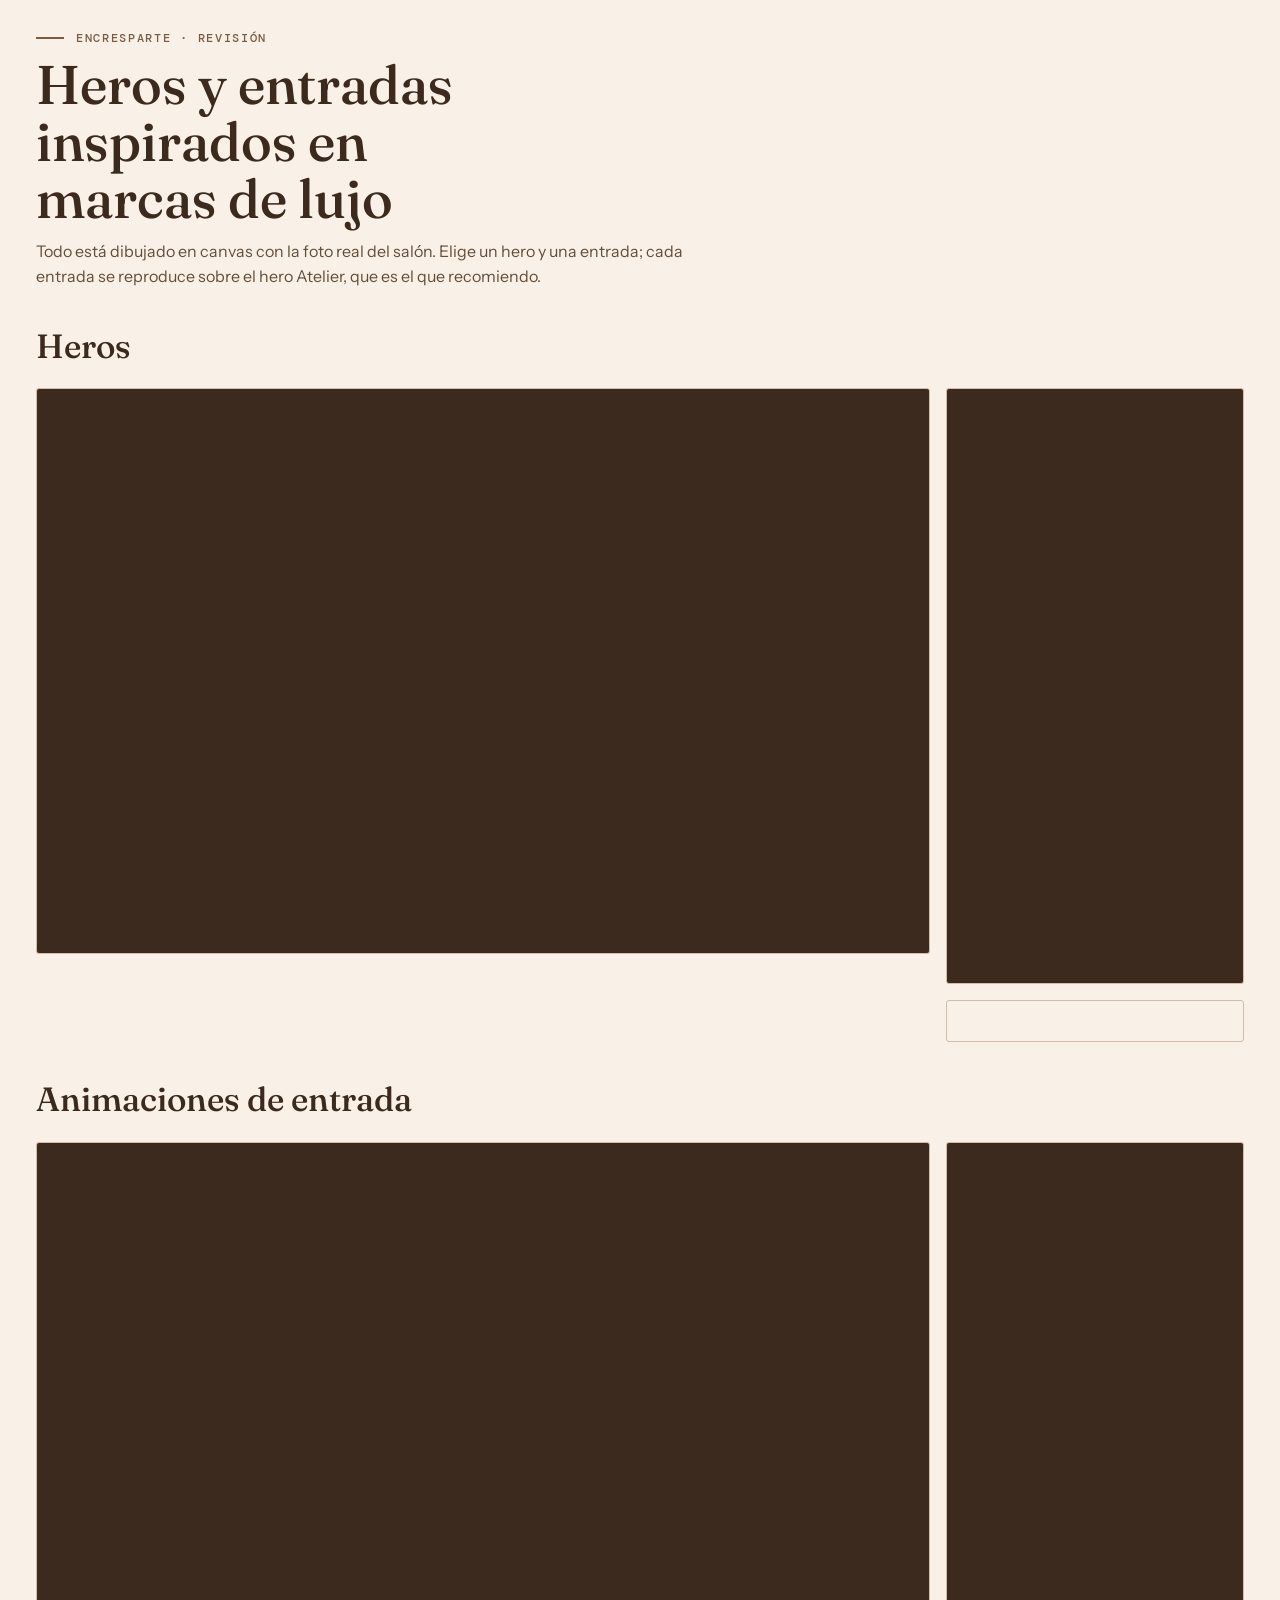
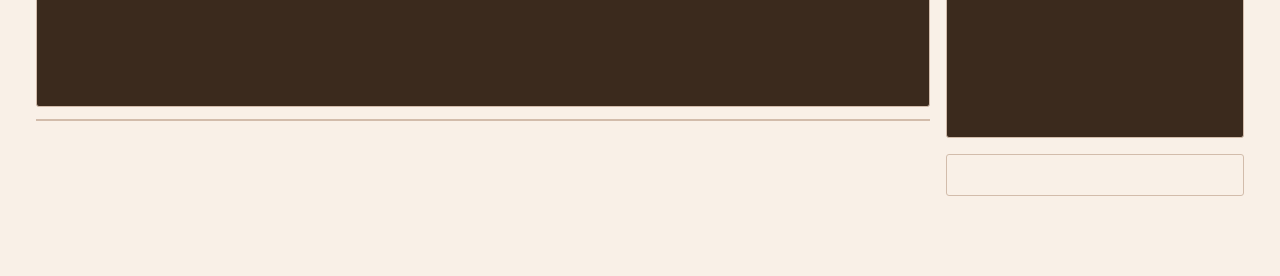
<file: tools/opciones-lujo.html>
<!doctype html>
<html lang="es">
<head>
<meta charset="utf-8">
<meta name="viewport" content="width=device-width, initial-scale=1, viewport-fit=cover">
<title>EncrespArte · Heros de lujo</title>
<link rel="preconnect" href="https://fonts.googleapis.com">
<link rel="preconnect" href="https://fonts.gstatic.com" crossorigin>
<link rel="stylesheet" href="https://fonts.googleapis.com/css2?family=DM+Mono:wght@400;500&family=Fraunces:opsz,wght,SOFT,WONK@9..144,100..900,0..100,0..1&family=Instrument+Sans:wght@400..700&display=swap">
<style>
  :root { --fondo: #F9F0E7; --texto: #3B2A1D; --suave: #654D38; --filete: #D2BCAB; --panel: #3B2A1D; --acento: #785C44; --sombra: #3B2A1D; color-scheme: light; }
  @media (prefers-color-scheme: dark) { :root:not([data-theme="light"]) { --fondo: #1E150E; --texto: #F9F0E7; --suave: #CDBEB3; --filete: #4A3A2C; --panel: #2A1F16; --acento: #DFBA87; --sombra: #CB9B54; color-scheme: dark; } }
  :root[data-theme="dark"] { --fondo: #1E150E; --texto: #F9F0E7; --suave: #CDBEB3; --filete: #4A3A2C; --panel: #2A1F16; --acento: #DFBA87; --sombra: #CB9B54; color-scheme: dark; }
  * { box-sizing: border-box; }
  body { margin: 0; background: var(--fondo); color: var(--texto); font: 400 16px/1.55 "Instrument Sans", system-ui, sans-serif; }
  .envoltura { max-width: 1240px; margin: 0 auto; padding: 32px 16px 80px; display: grid; gap: 40px; }
  h1, h2 { font-family: Fraunces, Georgia, serif; font-weight: 500; margin: 0; line-height: 1.05; text-wrap: balance; }
  h1 { font-size: clamp(2rem, 1.4rem + 2.6vw, 3.4rem); }
  h2 { font-size: clamp(1.5rem, 1.2rem + 1.2vw, 2.1rem); }
  .eti { font: 500 12px/1 "DM Mono", monospace; letter-spacing: .14em; text-transform: uppercase; color: var(--acento); display: inline-flex; gap: 12px; align-items: center; }
  .eti::before { content: ""; width: 28px; border-top: 2px solid currentColor; }
  .cabeza { display: grid; gap: 12px; max-width: 60ch; }
  .cabeza p { color: var(--suave); margin: 0; }
  .pestanas { display: flex; flex-wrap: wrap; gap: 8px; }
  .pestanas button { appearance: none; font: 500 13px/1 "DM Mono", monospace; letter-spacing: .06em; padding: 10px 14px; border: 2px solid var(--filete); border-radius: 3px; background: transparent; color: var(--texto); cursor: pointer; }
  .pestanas button[aria-pressed="true"] { background: var(--texto); color: var(--fondo); border-color: var(--texto); }
  .escena { display: grid; grid-template-columns: minmax(0, 3fr) minmax(0, 1fr); gap: 16px; align-items: start; }
  .escena canvas { width: 100%; display: block; border: 1px solid var(--filete); border-radius: 3px; background: #3B2A1D; }
  .escena .pc { aspect-ratio: 1360 / 860; }
  .escena .movil { aspect-ratio: 390 / 780; }
  .ficha { display: grid; gap: 8px; padding: 20px; border: 1px solid var(--filete); border-radius: 3px; }
  .ficha strong { font-family: Fraunces, serif; font-size: 1.4rem; font-weight: 500; }
  .ficha small { font: 500 12px/1.3 "DM Mono", monospace; letter-spacing: .08em; text-transform: uppercase; color: var(--acento); }
  .ficha p { margin: 0; color: var(--suave); }
  .boton { justify-self: start; display: inline-flex; gap: 10px; align-items: center; font: 650 12px/1 "Instrument Sans", sans-serif; letter-spacing: .14em; text-transform: uppercase; padding: 13px 18px; border: 2px solid var(--texto); border-radius: 3px; background: var(--fondo); color: var(--texto); box-shadow: 4px 4px 0 var(--sombra); cursor: pointer; transition: transform .24s cubic-bezier(.2,.7,.2,1), box-shadow .24s cubic-bezier(.2,.7,.2,1); }
  .boton:hover { transform: translate(2px, 2px); box-shadow: 2px 2px 0 var(--sombra); }
  .boton:focus-visible, .pestanas button:focus-visible { outline: 2px solid var(--acento); outline-offset: 3px; }
  .linea { height: 2px; background: var(--filete); position: relative; overflow: hidden; }
  .linea i { position: absolute; inset: 0 auto 0 0; width: 0; background: var(--texto); }
  @media (max-width: 760px) { .escena { grid-template-columns: minmax(0, 1fr); } .escena .movil { max-width: 260px; } }
</style>
</head>
<body>
<div class="envoltura">
  <header class="cabeza">
    <span class="eti">EncrespArte · revisión</span>
    <h1>Heros y entradas inspirados en marcas de lujo</h1>
    <p>Todo está dibujado en canvas con la foto real del salón. Elige un hero y una entrada; cada entrada se reproduce sobre el hero Atelier, que es el que recomiendo.</p>
  </header>

  <section class="cabeza" style="max-width:none" aria-labelledby="t-heros">
    <h2 id="t-heros">Heros</h2>
    <div class="pestanas" role="group" aria-label="Hero" data-pestanas="hero"></div>
    <div class="escena">
      <div style="display:grid;gap:16px"><canvas class="pc" data-hero-pc></canvas></div>
      <div style="display:grid;gap:16px"><canvas class="movil" data-hero-movil></canvas><div class="ficha" data-ficha-hero></div></div>
    </div>
  </section>

  <section class="cabeza" style="max-width:none" aria-labelledby="t-entradas">
    <h2 id="t-entradas">Animaciones de entrada</h2>
    <div class="pestanas" role="group" aria-label="Entrada" data-pestanas="intro"></div>
    <div class="escena">
      <div style="display:grid;gap:12px"><canvas class="pc" data-intro-pc></canvas><div class="linea" aria-hidden="true"><i data-progreso></i></div></div>
      <div style="display:grid;gap:16px"><canvas class="movil" data-intro-movil></canvas><div class="ficha" data-ficha-intro></div></div>
    </div>
  </section>
</div>
<script src="../design-system/trazo.js"></script>
<script src="logo-paths.js"></script>
<script src="opciones-lujo.js"></script>
<script>
(function () {
  var q = new URLSearchParams(location.search);
  var img = new Image(); img.src = window.FOTO_SALON || '../assets/fotos/salon-real.jpg';
  function lienzo(c, w, h) {
    var r = c.getBoundingClientRect(), dpr = Math.min(window.devicePixelRatio || 1, 2);
    var W = w || r.width, H = h || r.height;
    c.width = Math.round(W * dpr); c.height = Math.round(H * dpr);
    var ctx = c.getContext('2d'); ctx.setTransform(dpr * (r.width && !w ? 1 : 1), 0, 0, dpr, 0, 0);
    if (w) { ctx.setTransform(dpr, 0, 0, dpr, 0, 0); }
    return { ctx: ctx, W: W, H: H };
  }
  // Modo exportación: ?modo=hero|intro&op=0..3&w=&h=&t=
  async function preparar() {
    await img.decode();
    await Promise.all(['500 40px Fraunces', '400 16px "Instrument Sans"', '650 13px "Instrument Sans"', '500 12px "DM Mono"', '400 13px "DM Mono"'].map(function (f) { return document.fonts.load(f); }));
  }
  if (q.get('modo')) {
    document.body.innerHTML = '<canvas id="c"></canvas>';
    document.body.style.background = '#000';
    preparar().then(function () {
      var W = +q.get('w') || 1360, H = +q.get('h') || 860, op = +q.get('op') || 0;
      var c = document.getElementById('c'); c.style.width = W + 'px'; c.style.height = H + 'px';
      c.width = W; c.height = H; var ctx = c.getContext('2d');
      if (q.get('modo') === 'hero') Opciones.HEROS[op].dibujar(ctx, W, H, img, 1);
      else Opciones.ENTRADAS[op].dibujar(ctx, W, H, img, +q.get('t') || 0);
      document.title = 'listo';
    });
    return;
  }
  var hero = 1, intro = 0, t0 = 0, raf = 0;
  function fichas(el, o, extra) {
    el.innerHTML = '<small>' + (extra || '') + 'Inspiración: ' + o.inspira + '</small><strong>' + o.nombre + '</strong><p>' + o.resumen + '</p>';
  }
  function pintarHero() {
    var a = lienzo(document.querySelector('[data-hero-pc]'));
    Opciones.HEROS[hero].dibujar(a.ctx, a.W, a.H, img, 1);
    var b = lienzo(document.querySelector('[data-hero-movil]'));
    Opciones.HEROS[hero].dibujar(b.ctx, b.W, b.H, img, 1);
    fichas(document.querySelector('[data-ficha-hero]'), Opciones.HEROS[hero], hero === 1 ? 'Recomendado · ' : '');
  }
  var reducido = window.matchMedia('(prefers-reduced-motion: reduce)').matches;
  function reproducir() {
    cancelAnimationFrame(raf);
    var e = Opciones.ENTRADAS[intro];
    var a = lienzo(document.querySelector('[data-intro-pc]')), b = lienzo(document.querySelector('[data-intro-movil]'));
    var barra = document.querySelector('[data-progreso]');
    t0 = performance.now();
    (function frame(now) {
      var t = reducido ? e.duracion : (now - t0) / 1000;
      e.dibujar(a.ctx, a.W, a.H, img, Math.min(t, e.duracion));
      e.dibujar(b.ctx, b.W, b.H, img, Math.min(t, e.duracion));
      barra.style.width = Math.min(100, t / e.duracion * 100) + '%';
      if (t < e.duracion + 0.05) raf = requestAnimationFrame(frame);
    })(t0);
  }
  function pestanas(cont, lista, alElegir, actual) {
    lista.forEach(function (o, i) {
      var b = document.createElement('button'); b.type = 'button';
      b.textContent = (i + 1) + ' · ' + o.nombre; b.setAttribute('aria-pressed', String(i === actual));
      b.addEventListener('click', function () { cont.querySelectorAll('button').forEach(function (x) { x.setAttribute('aria-pressed', String(x === b)); }); alElegir(i); });
      cont.appendChild(b);
    });
  }
  preparar().then(function () {
    pestanas(document.querySelector('[data-pestanas="hero"]'), Opciones.HEROS, function (i) { hero = i; pintarHero(); }, hero);
    pestanas(document.querySelector('[data-pestanas="intro"]'), Opciones.ENTRADAS, function (i) { intro = i; fichas(document.querySelector('[data-ficha-intro]'), Opciones.ENTRADAS[i], (i === 0 ? 'Recomendada · ' : '') + Opciones.ENTRADAS[i].duracion.toFixed(1) + ' s · '); reproducir(); }, intro);
    var fi = document.querySelector('[data-ficha-intro]');
    fichas(fi, Opciones.ENTRADAS[0], 'Recomendada · 1.9 s · ');
    var rep = document.createElement('button'); rep.className = 'boton'; rep.type = 'button'; rep.textContent = 'Repetir entrada';
    rep.addEventListener('click', reproducir);
    document.querySelector('[data-ficha-intro]').parentNode.appendChild(rep);
    pintarHero(); reproducir();
    var to = 0; window.addEventListener('resize', function () { clearTimeout(to); to = setTimeout(function () { pintarHero(); reproducir(); }, 150); });
  });
})();
</script>
</body>
</html>
</file>
<file: design-system/tokens.css>
/* =====================================================================
   EncrespArte · tokens
   Concepto «Cada rizo es un trazo». Colores de pigmento sacados del logo
   real; medidas con nombres de caligrafía y de taller.
   Fuentes (Google Fonts): Fraunces (display, variable: opsz, wght, SOFT, WONK),
   Instrument Sans (texto), DM Mono (datos).
   ===================================================================== */

:root {
  /* ---------- Pigmentos (base) ---------- */
  --pigmento-sepia: #3B2A1D;        /* letras del logo (muestreado) */
  --pigmento-lienzo: #F9F0E7;       /* fondo del logo (muestreado) */
  --pigmento-siena: #785C44;        /* filetes del lema (muestreado) */
  --pigmento-carboncillo: #1E150E;  /* el tono más oscuro del logo */
  --pigmento-gesso: #FFFBF6;        /* imprimación: el blanco del lienzo */
  --pigmento-ocre: #B7832F;         /* el destello ✨ de la bio */
  --pigmento-almagre: #9B4A2E;      /* tierra roja: acento de acción */

  /* ---------- Escalas tonales (OKLCH, mismo matiz que la base) ---------- */
  --sepia-50: #FCF5F1;  --sepia-100: #F3EBE6;  --sepia-200: #E3D8D1;  --sepia-300: #CDBEB3;
  --sepia-400: #B4A092; --sepia-500: #98816F;  --sepia-600: #7D6756;  --sepia-700: #604F42;
  --sepia-800: #44382F; --sepia-900: #27201B;

  --siena-50: #FEF5EE;  --siena-100: #F6EBE1;  --siena-200: #E7D8CB;  --siena-300: #D2BCAB;
  --siena-400: #BA9F87; --siena-500: #A17E61;  --siena-600: #846449;  --siena-700: #654D38;
  --siena-800: #483728; --siena-900: #291F17;

  --ocre-50: #FFF4E1;   --ocre-100: #FDEAD0;   --ocre-200: #F1D6B3;   --ocre-300: #DFBA87;
  --ocre-400: #CB9B54;  --ocre-500: #B47800;   --ocre-600: #975E00;   --ocre-700: #734800;
  --ocre-800: #523300;  --ocre-900: #2F1E02;

  --almagre-50: #FFF0E8;  --almagre-100: #FFE5DA; --almagre-200: #FCCFC0; --almagre-300: #EEB09B;
  --almagre-400: #DD8D73; --almagre-500: #C86645; --almagre-600: #A94C2C; --almagre-700: #813B22;
  --almagre-800: #5C2A19; --almagre-900: #35180F;

  /* ---------- Semánticos · tema claro ---------- */
  --color-fondo: var(--pigmento-lienzo);
  --color-superficie: var(--pigmento-gesso);
  --color-superficie-2: var(--siena-100);
  --color-texto: var(--pigmento-sepia);          /* 12,2:1 sobre lienzo */
  --color-texto-suave: var(--siena-700);         /* 7,0:1 sobre lienzo */
  --color-acento: var(--pigmento-siena);         /* 5,5:1 sobre lienzo */
  --color-enlace: var(--pigmento-almagre);       /* 5,5:1 sobre lienzo */
  --color-destello: var(--pigmento-ocre);        /* solo decorativo en claro */
  --color-filete: var(--siena-300);
  --color-borde: var(--pigmento-sepia);
  --color-sombra: var(--pigmento-sepia);
  --color-foco: var(--pigmento-almagre);
  --color-trazo: var(--pigmento-sepia);
  --color-trazo-suave: var(--siena-400);

  /* Panel de marca (hero, intro, CTA): igual en los dos temas */
  --color-panel: var(--pigmento-sepia);
  --color-panel-hondo: var(--pigmento-carboncillo);
  --color-panel-texto: var(--pigmento-lienzo);   /* 12,2:1 */
  --color-panel-suave: var(--siena-200);         /* 9,8:1 */
  --color-panel-acento: var(--ocre-300);         /* 7,5:1 */
  --color-trazo-claro: var(--pigmento-lienzo);
  --color-trazo-acento: var(--ocre-300);

  /* Botón letrero */
  --boton-fondo: var(--pigmento-gesso);
  --boton-texto: var(--pigmento-sepia);
  --boton-borde: var(--pigmento-sepia);
  --boton-sombra: var(--pigmento-sepia);
  --boton-relleno: var(--pigmento-sepia);
  --boton-texto-relleno: var(--pigmento-lienzo);

  /* ---------- Tipografía ---------- */
  --fuente-display: "Fraunces", "Iowan Old Style", "Palatino Linotype", Palatino, Georgia, serif;
  --fuente-texto: "Instrument Sans", "Segoe UI", system-ui, -apple-system, sans-serif;
  --fuente-datos: "DM Mono", ui-monospace, "SFMono-Regular", Menlo, Consolas, monospace;

  /* Escala 1,25 sobre 17px (texto). Los títulos se adaptan al ancho. */
  --tipo-nota: 0.75rem;        /* 12 */
  --tipo-pie: 0.875rem;        /* 14 */
  --tipo-texto: 1.0625rem;     /* 17 */
  --tipo-entradilla: 1.25rem;  /* 20 */
  --tipo-subtitulo: clamp(1.4rem, 1.2rem + 0.8vw, 1.75rem);
  --tipo-titulo: clamp(2rem, 1.5rem + 2.2vw, 3.25rem);
  --tipo-cartel: clamp(2.5rem, 1.6rem + 4.2vw, 5.25rem);

  --interlineado-titulo: 1.04;
  --interlineado-texto: 1.6;
  --espaciado-versal: 0.14em;   /* mayúsculas de letrero */

  /* Ejes de Fraunces */
  --fraunces-opsz-cartel: 144;
  --fraunces-soft: 50;
  --fraunces-wonk: 1;

  /* ---------- Espaciado (medidas de caligrafía) ---------- */
  --espacio-punto: 0.25rem;      /* 4  · un punto de pluma */
  --espacio-trazo: 0.5rem;       /* 8 */
  --espacio-letra: 0.75rem;      /* 12 */
  --espacio-palabra: 1rem;       /* 16 */
  --espacio-renglon: 1.5rem;     /* 24 */
  --espacio-interlinea: 2rem;    /* 32 */
  --espacio-parrafo: 3rem;       /* 48 */
  --espacio-margen: 4rem;        /* 64 */
  --espacio-pliego: 6rem;        /* 96 */
  --espacio-folio: 8rem;         /* 128 */

  --medida-texto: 65ch;
  --medida-pagina: 1200px;
  --margen-lateral: clamp(1rem, 0.5rem + 2.5vw, 2.5rem);

  /* ---------- Radios: esquinas rectas ---------- */
  --radio-filo: 0;
  --radio-canto: 2px;      /* chips y etiquetas */
  --radio-cartela: 3px;    /* botones letrero, tarjetas */

  /* ---------- Bordes ---------- */
  --borde-filete: 1px;
  --borde-pluma: 2px;

  /* ---------- Sombras ---------- */
  --sombra-relieve: 4px 4px 0 var(--color-sombra);   /* letrero en reposo */
  --sombra-huella: 2px 2px 0 var(--color-sombra);    /* letrero hundido */
  --sombra-veladura: 0 1px 0 rgb(59 42 29 / 0.06), 0 12px 28px -12px rgb(59 42 29 / 0.28);

  color-scheme: light;
}

/* ---------- Tema oscuro ---------- */
@media (prefers-color-scheme: dark) {
  :root:not([data-theme="light"]) {
    --color-fondo: var(--pigmento-carboncillo);
    --color-superficie: #2A1F16;
    --color-superficie-2: #33261B;
    --color-texto: var(--pigmento-lienzo);        /* 16,0:1 */
    --color-texto-suave: var(--sepia-300);        /* 9,9:1 */
    --color-acento: var(--ocre-300);              /* 9,9:1 */
    --color-enlace: var(--almagre-300);           /* 9,7:1 */
    --color-destello: var(--ocre-400);
    --color-filete: #4A3A2C;
    --color-borde: var(--pigmento-lienzo);
    --color-sombra: var(--ocre-400);
    --color-foco: var(--ocre-300);
    --color-trazo: var(--pigmento-lienzo);
    --color-trazo-suave: var(--siena-500);
    --boton-fondo: var(--pigmento-carboncillo);
    --boton-texto: var(--pigmento-lienzo);
    --boton-borde: var(--pigmento-lienzo);
    --boton-sombra: var(--ocre-400);
    --boton-relleno: var(--pigmento-lienzo);
    --boton-texto-relleno: var(--pigmento-sepia);
    --sombra-veladura: 0 1px 0 rgb(0 0 0 / 0.3), 0 14px 30px -12px rgb(0 0 0 / 0.6);
    color-scheme: dark;
  }
}
:root[data-theme="dark"] {
  --color-fondo: var(--pigmento-carboncillo);
  --color-superficie: #2A1F16;
  --color-superficie-2: #33261B;
  --color-texto: var(--pigmento-lienzo);
  --color-texto-suave: var(--sepia-300);
  --color-acento: var(--ocre-300);
  --color-enlace: var(--almagre-300);
  --color-destello: var(--ocre-400);
  --color-filete: #4A3A2C;
  --color-borde: var(--pigmento-lienzo);
  --color-sombra: var(--ocre-400);
  --color-foco: var(--ocre-300);
  --color-trazo: var(--pigmento-lienzo);
  --color-trazo-suave: var(--siena-500);
  --boton-fondo: var(--pigmento-carboncillo);
  --boton-texto: var(--pigmento-lienzo);
  --boton-borde: var(--pigmento-lienzo);
  --boton-sombra: var(--ocre-400);
  --boton-relleno: var(--pigmento-lienzo);
  --boton-texto-relleno: var(--pigmento-sepia);
  --sombra-veladura: 0 1px 0 rgb(0 0 0 / 0.3), 0 14px 30px -12px rgb(0 0 0 / 0.6);
  color-scheme: dark;
}
</file>
<file: design-system/motion.css>
/* =====================================================================
   EncrespArte · movimiento
   Todo se dibuja: la pluma avanza, la tinta se frena, nada rebota.
   ===================================================================== */

:root {
  /* Duraciones */
  --dur-pincelada: 120ms;   /* respuesta inmediata: foco, color */
  --dur-trazo: 240ms;       /* botones, chips, pestañas */
  --dur-firma: 480ms;       /* rellenos, apariciones, el vuelo FLIP */
  --dur-secado: 900ms;      /* dibujar un trazo completo */
  --dur-obra: 1600ms;       /* la intro entera */

  /* Curvas */
  --ease-tinta: cubic-bezier(0.2, 0.7, 0.2, 1);    /* sale rápido y se frena */
  --ease-pluma: cubic-bezier(0.65, 0, 0.35, 1);    /* sube y baja la pluma */
  --ease-arrastre: cubic-bezier(0.5, 0, 0.75, 0);  /* arranca despacio */
  --ease-remate: cubic-bezier(0.16, 1, 0.3, 1);    /* final firme, sin rebote */
}

/* El trazo se dibuja: stroke-dasharray/offset a partir de --largo */
@keyframes trazo-dibujar {
  from { stroke-dashoffset: var(--largo, 1000); }
  to { stroke-dashoffset: 0; }
}

/* Aparece la tinta: sube 6px y gana opacidad. Se usa desde un estado visible
   (opacidad 0.001 → 1 solo durante la animación, nunca se queda oculto). */
@keyframes tinta-entrar {
  from { opacity: 0; transform: translateY(6px); }
  to { opacity: 1; transform: none; }
}

/* Avance continuo de una franja (marquee) */
@keyframes franja-avanzar {
  from { transform: translateX(0); }
  to { transform: translateX(-50%); }
}

/* La flecha del letrero: el rizo se desplaza un ciclo */
@keyframes flecha-ondear {
  from { stroke-dashoffset: 0; }
  to { stroke-dashoffset: -24; }
}

/* Fraunces: el eje SOFT pasa de afilado a suave, y WONK endereza */
@keyframes fraunces-entintar {
  from { font-variation-settings: "SOFT" 0, "WONK" 0, "opsz" 144; font-weight: 300; }
  to { font-variation-settings: "SOFT" 100, "WONK" 1, "opsz" 144; font-weight: 560; }
}

.anim-entrar { animation: tinta-entrar var(--dur-firma) var(--ease-tinta) both; }

@media (prefers-reduced-motion: reduce) {
  *, *::before, *::after {
    animation-duration: 1ms !important;
    animation-iteration-count: 1 !important;
    transition-duration: 1ms !important;
    scroll-behavior: auto !important;
  }
}
</file>
<file: design-system/components.css>
/* =====================================================================
   EncrespArte · fundamentos y componentes
   Requiere tokens.css y motion.css.
   Reglas: esquinas rectas (radio máx. 3px), nada de píldoras, títulos en
   un solo color y una sola tipografía.
   ===================================================================== */

/* ---------- Fundamentos ---------- */
*, *::before, *::after { box-sizing: border-box; }

html { -webkit-text-size-adjust: 100%; text-size-adjust: 100%; }

body {
  margin: 0;
  background: var(--color-fondo);
  color: var(--color-texto);
  font-family: var(--fuente-texto);
  font-size: var(--tipo-texto);
  line-height: var(--interlineado-texto);
  font-optical-sizing: auto;
  -webkit-font-smoothing: antialiased;
}

h1, h2, h3, h4, .titulo {
  font-family: var(--fuente-display);
  font-weight: 520;
  font-variation-settings: "SOFT" var(--fraunces-soft), "WONK" var(--fraunces-wonk);
  color: inherit;                 /* un solo color por título */
  line-height: var(--interlineado-titulo);
  letter-spacing: -0.01em;
  text-wrap: balance;
  margin: 0;
}
h1 { font-size: var(--tipo-cartel); font-variation-settings: "SOFT" var(--fraunces-soft), "WONK" var(--fraunces-wonk), "opsz" 144; }
h2 { font-size: var(--tipo-titulo); }
h3 { font-size: var(--tipo-subtitulo); }
/* Dentro de un título no se cambia color ni tipografía */
h1 *, h2 *, h3 * { color: inherit; font-family: inherit; }

p { margin: 0; text-wrap: pretty; }
img, svg, canvas { max-width: 100%; }
img { display: block; height: auto; }

a { color: var(--color-enlace); text-decoration-thickness: 1px; text-underline-offset: 0.2em; }
a:hover { text-decoration-thickness: 2px; }

:focus-visible {
  outline: var(--borde-pluma) solid var(--color-foco);
  outline-offset: 3px;
}

::selection { background: var(--color-texto); color: var(--color-fondo); }

.envoltura {
  width: 100%;
  max-width: var(--medida-pagina);
  margin-inline: auto;
  padding-inline: var(--margen-lateral);
}

.visualmente-oculto {
  position: absolute !important; width: 1px; height: 1px; padding: 0; margin: -1px;
  overflow: hidden; clip: rect(0 0 0 0); white-space: nowrap; border: 0;
}

.datos { font-family: var(--fuente-datos); font-variant-numeric: tabular-nums; letter-spacing: 0; }

/* ---------- Etiqueta: versalitas entre filetes, como el lema del logo ---------- */
.etiqueta {
  display: inline-flex; align-items: center; gap: var(--espacio-letra);
  font-family: var(--fuente-datos);
  font-size: var(--tipo-nota);
  font-weight: 500;
  text-transform: uppercase;
  letter-spacing: var(--espaciado-versal);
  color: var(--color-acento);
}
.etiqueta::before, .etiqueta--doble::after {
  content: ""; width: 2rem; height: 0; border-top: var(--borde-pluma) solid currentColor; opacity: 0.8;
}

/* ---------- Botón letrero ---------- */
.boton {
  --_fondo: var(--boton-fondo);
  --_texto: var(--boton-texto);
  --_borde: var(--boton-borde);
  --_sombra: var(--boton-sombra);
  --_relleno: var(--boton-relleno);
  --_texto-relleno: var(--boton-texto-relleno);
  position: relative;
  isolation: isolate;
  overflow: hidden;
  display: inline-flex; align-items: center; justify-content: center;
  gap: var(--espacio-letra);
  min-height: 3rem;
  padding: 0.7rem 1.25rem 0.7rem 1.35rem;
  border: var(--borde-pluma) solid var(--_borde);
  border-radius: var(--radio-cartela);
  background: var(--_fondo);
  color: var(--_texto);
  box-shadow: 4px 4px 0 var(--_sombra);
  font-family: var(--fuente-texto);
  font-size: 0.8125rem;
  font-weight: 650;
  line-height: 1.1;
  text-transform: uppercase;
  letter-spacing: var(--espaciado-versal);
  text-decoration: none;
  cursor: pointer;
  transition:
    transform var(--dur-trazo) var(--ease-tinta),
    box-shadow var(--dur-trazo) var(--ease-tinta),
    color var(--dur-trazo) var(--ease-tinta);
  -webkit-tap-highlight-color: transparent;
}
/* Relleno con el motivo: una pincelada de borde ondulado entra desde la izquierda */
.boton::before {
  content: "";
  position: absolute; z-index: -1;
  top: -2px; bottom: -2px; left: 0;
  width: calc(100% + 28px);
  background: var(--_relleno);
  -webkit-mask:
    linear-gradient(#000 0 0) left / calc(100% - 26px) 100% no-repeat,
    url("data:image/svg+xml,%3Csvg xmlns='http://www.w3.org/2000/svg' viewBox='0 0 28 60' preserveAspectRatio='none'%3E%3Cpath d='M0 0H10C22 7 4 15 14 22S26 37 12 44 20 56 16 60H0Z'/%3E%3C/svg%3E") right / 28px 100% no-repeat;
          mask:
    linear-gradient(#000 0 0) left / calc(100% - 26px) 100% no-repeat,
    url("data:image/svg+xml,%3Csvg xmlns='http://www.w3.org/2000/svg' viewBox='0 0 28 60' preserveAspectRatio='none'%3E%3Cpath d='M0 0H10C22 7 4 15 14 22S26 37 12 44 20 56 16 60H0Z'/%3E%3C/svg%3E") right / 28px 100% no-repeat;
  transform: translateX(-100%);
  transition: transform var(--dur-firma) var(--ease-tinta);
}
.boton:hover, .boton:focus-visible {
  transform: translate(2px, 2px);
  box-shadow: 2px 2px 0 var(--_sombra);
  color: var(--_texto-relleno);
}
.boton:hover::before, .boton:focus-visible::before { transform: translateX(0); }
.boton:active { transform: translate(4px, 4px); box-shadow: 0 0 0 var(--_sombra); }

/* Flecha final: un rizo que termina en punta */
.boton__flecha {
  flex: none; width: 2.1rem; height: 1rem;
  fill: none; stroke: currentColor; stroke-width: 2; stroke-linecap: round; stroke-linejoin: round;
  overflow: visible;
}
.boton__flecha .rizo { stroke-dasharray: 30; stroke-dashoffset: 0; }
.boton:hover .boton__flecha .rizo, .boton:focus-visible .boton__flecha .rizo {
  --largo: 30;
  animation: trazo-dibujar var(--dur-firma) var(--ease-tinta);
}

/* Sobre el panel oscuro: letrero claro (color claro de la marca) */
.boton--claro {
  --_fondo: var(--pigmento-lienzo);
  --_texto: var(--pigmento-sepia);
  --_borde: var(--pigmento-lienzo);
  --_sombra: var(--ocre-400);
  --_relleno: var(--ocre-300);
  --_texto-relleno: var(--pigmento-sepia);
}
/* Letrero lleno (acción principal sobre fondo claro) */
.boton--tinta {
  --_fondo: var(--color-texto);
  --_texto: var(--color-fondo);
  --_borde: var(--color-texto);
  --_sombra: var(--color-destello);
  --_relleno: var(--color-acento);
  --_texto-relleno: var(--color-fondo);
}
.boton--compacto { min-height: 2.5rem; padding: 0.5rem 0.9rem; font-size: 0.75rem; }
.boton--compacto .boton__flecha { width: 1.7rem; }

/* ---------- Chip (esquina recta) ---------- */
.chip {
  display: inline-flex; align-items: center; gap: 0.4em;
  min-height: 2rem;
  padding: 0.25rem 0.65rem;
  border: var(--borde-filete) solid var(--color-filete);
  border-radius: var(--radio-canto);
  background: var(--color-superficie);
  color: var(--color-texto);
  font-family: var(--fuente-datos);
  font-size: var(--tipo-nota);
  text-transform: uppercase;
  letter-spacing: 0.08em;
  line-height: 1.2;
}
.chip--tinta { background: var(--color-texto); color: var(--color-fondo); border-color: var(--color-texto); }
.chip--provisional {
  border-style: dashed; border-color: var(--color-acento); color: var(--color-acento); background: transparent;
}

/* ---------- Selector de patrón (pestañas en cuadrícula) ---------- */
.selector { display: grid; grid-template-columns: repeat(9, minmax(0, 1fr)); gap: var(--espacio-trazo); }
.selector__opcion {
  appearance: none;
  display: grid; gap: 2px; justify-items: center;
  padding: 0.55rem 0.25rem 0.45rem;
  border: var(--borde-pluma) solid var(--color-filete);
  border-radius: var(--radio-cartela);
  background: var(--color-superficie);
  color: var(--color-texto);
  font-family: var(--fuente-datos);
  font-size: 1rem;
  font-weight: 500;
  cursor: pointer;
  transition: border-color var(--dur-pincelada) var(--ease-tinta), transform var(--dur-trazo) var(--ease-tinta), box-shadow var(--dur-trazo) var(--ease-tinta);
}
.selector__opcion small { font-size: 0.625rem; letter-spacing: 0.08em; text-transform: uppercase; color: var(--color-texto-suave); }
.selector__opcion:hover { border-color: var(--color-borde); }
.selector__opcion[aria-selected="true"] {
  border-color: var(--color-borde);
  box-shadow: var(--sombra-huella);
  background: var(--color-texto); color: var(--color-fondo);
}
.selector__opcion[aria-selected="true"] small { color: inherit; opacity: 0.8; }
@media (max-width: 640px) { .selector { grid-template-columns: repeat(5, minmax(0, 1fr)); } }

/* ---------- Cartela (tarjeta de galería) ---------- */
.cartela {
  position: relative;
  display: flex; flex-direction: column; gap: var(--espacio-letra);
  padding: var(--espacio-renglon);
  border: var(--borde-filete) solid var(--color-filete);
  border-radius: var(--radio-cartela);
  background: var(--color-superficie);
  min-width: 0;
}
.cartela__numero { font-family: var(--fuente-datos); font-size: var(--tipo-nota); color: var(--color-acento); letter-spacing: 0.1em; }
.cartela h3 { font-size: 1.5rem; }
.cartela p { color: var(--color-texto-suave); font-size: 1rem; }

/* ---------- Ficha técnica (datos en monoespaciada) ---------- */
.ficha { display: grid; grid-template-columns: auto 1fr; gap: 0.35rem var(--espacio-palabra); margin: 0; font-size: var(--tipo-pie); }
.ficha dt { font-family: var(--fuente-datos); font-size: var(--tipo-nota); text-transform: uppercase; letter-spacing: 0.1em; color: var(--color-texto-suave); padding-top: 0.15em; }
.ficha dd { margin: 0; font-family: var(--fuente-datos); font-variant-numeric: tabular-nums; }

/* ---------- Medidor 0–5 (pinceladas) ---------- */
.medidor { display: grid; grid-template-columns: 9.5rem 1fr auto; align-items: center; gap: var(--espacio-letra); font-size: var(--tipo-pie); }
.medidor__barra { display: grid; grid-template-columns: repeat(5, 1fr); gap: 4px; height: 10px; }
.medidor__barra i {
  display: block; background: var(--color-filete);
  clip-path: polygon(0 18%, 100% 0, 96% 82%, 2% 100%);   /* pincelada, no píldora */
  transition: background var(--dur-trazo) var(--ease-tinta);
}
.medidor__barra i.on { background: var(--color-texto); }
.medidor__valor { font-family: var(--fuente-datos); font-size: var(--tipo-nota); color: var(--color-texto-suave); }
@media (max-width: 420px) { .medidor { grid-template-columns: 7.5rem 1fr auto; } }

/* ---------- Acordeón (preguntas) ---------- */
.acordeon { border-top: var(--borde-filete) solid var(--color-filete); }
.acordeon details { border-bottom: var(--borde-filete) solid var(--color-filete); }
.acordeon summary {
  display: flex; justify-content: space-between; align-items: center; gap: var(--espacio-palabra);
  padding: var(--espacio-renglon) 0;
  cursor: pointer; list-style: none;
  font-family: var(--fuente-display); font-size: 1.3rem; font-weight: 480;
  font-variation-settings: "SOFT" var(--fraunces-soft), "WONK" var(--fraunces-wonk);
}
.acordeon summary::-webkit-details-marker { display: none; }
.acordeon summary::after {
  content: ""; flex: none; width: 18px; height: 18px;
  background:
    linear-gradient(currentColor 0 0) center / 100% 2px no-repeat,
    linear-gradient(currentColor 0 0) center / 2px 100% no-repeat;
  transition: transform var(--dur-trazo) var(--ease-tinta);
}
.acordeon details[open] summary::after { transform: rotate(45deg); }
.acordeon .acordeon__cuerpo { padding: 0 0 var(--espacio-renglon); max-width: var(--medida-texto); color: var(--color-texto-suave); }

/* ---------- Filete ---------- */
.filete { border: 0; border-top: var(--borde-filete) solid var(--color-filete); margin: 0; }

/* ---------- Icono de línea con trazo modulado ---------- */
.icono { width: 2.5rem; height: 2.5rem; fill: none; stroke: currentColor; stroke-width: 1.6; stroke-linecap: round; stroke-linejoin: round; }
.icono .grueso { stroke-width: 2.6; }

/* ---------- Barra de navegación ---------- */
.barra-nav {
  position: fixed; inset: 0 0 auto 0; z-index: 50;
  padding-top: env(safe-area-inset-top, 0px);
  background: color-mix(in srgb, var(--color-fondo) 94%, transparent);
  -webkit-backdrop-filter: saturate(1.2) blur(8px);
  backdrop-filter: saturate(1.2) blur(8px);
  border-bottom: var(--borde-filete) solid var(--color-filete);
}
.barra-nav__fila { display: flex; align-items: center; gap: var(--espacio-renglon); min-height: 4.25rem; }
.barra-nav__logo { display: inline-flex; color: var(--color-texto); flex: none; }
.barra-nav__logo svg { width: 9.5rem; height: auto; display: block; fill: currentColor; }
.barra-nav__enlaces { display: flex; gap: var(--espacio-renglon); margin: 0 0 0 auto; padding: 0; list-style: none; }
.barra-nav__enlaces a {
  color: var(--color-texto); text-decoration: none; font-size: 0.9375rem; font-weight: 500;
  padding: 0.4rem 0; background: linear-gradient(currentColor 0 0) left bottom / 0 2px no-repeat;
  transition: background-size var(--dur-trazo) var(--ease-tinta);
}
.barra-nav__enlaces a:hover { background-size: 100% 2px; }
</file>
<file: css/web.css>
/* =====================================================================
   EncrespArte · web (refactor «casa de lujo»)
   Variantes de hero: html[data-hero="atelier|maison|firma|riel"]
   Variantes de entrada: html[data-entrada="telon|tracking|persianas|enfoque"]
   ===================================================================== */

:root { --alto-nav: 4.5rem; --ancho-max: 1320px; }
html { scroll-behavior: smooth; scroll-padding-top: calc(var(--alto-nav) + 1rem); }
@media (prefers-reduced-motion: reduce) { html { scroll-behavior: auto; } }
body { overflow-x: clip; }
.envoltura { max-width: var(--ancho-max); }

.saltar { position: absolute; left: 1rem; top: -4rem; z-index: 100; background: var(--color-texto); color: var(--color-fondo); padding: 0.6rem 1rem; border-radius: var(--radio-cartela); }
.saltar:focus { top: 1rem; }

.etiqueta { color: var(--color-acento); }

/* ---------- Navegación: enlaces | logo | cita ---------- */
.nav {
  --color-fondo: var(--pigmento-lienzo);
  --color-texto: var(--pigmento-sepia);
  --color-filete: var(--siena-300);
  --color-acento: var(--pigmento-siena);
  --color-foco: var(--pigmento-almagre);
  --boton-fondo: var(--pigmento-sepia); --boton-texto: var(--pigmento-lienzo); --boton-borde: var(--pigmento-sepia);
  --boton-sombra: var(--ocre-400); --boton-relleno: var(--pigmento-siena); --boton-texto-relleno: var(--pigmento-lienzo);
  position: fixed; inset: 0 0 auto 0; z-index: 50;
  padding-top: env(safe-area-inset-top, 0px);
  background: var(--pigmento-lienzo); color: var(--pigmento-sepia);
  border-bottom: var(--borde-filete) solid var(--siena-300);
  color-scheme: light;
  transition: background-color var(--dur-firma) var(--ease-tinta), color var(--dur-firma) var(--ease-tinta), border-color var(--dur-firma) var(--ease-tinta);
}
.nav__fila {
  display: grid; grid-template-columns: minmax(0, 1fr) auto minmax(0, 1fr); align-items: center; gap: var(--espacio-renglon);
  min-height: var(--alto-nav); max-width: 1440px; margin: 0 auto; padding-inline: var(--margen-lateral);
}
.nav__menu ul { display: flex; gap: clamp(1rem, 0.5rem + 1.5vw, 2rem); list-style: none; margin: 0; padding: 0; }
.nav__menu a {
  color: inherit; text-decoration: none; font-size: 0.9375rem; font-weight: 500; letter-spacing: 0.01em; padding: 0.4rem 0;
  background: linear-gradient(currentColor 0 0) left bottom / 0 1.5px no-repeat; transition: background-size var(--dur-trazo) var(--ease-tinta);
}
.nav__menu a:hover { background-size: 100% 1.5px; }
.nav__logo { justify-self: center; color: inherit; display: block; }
.nav__logo svg { display: block; width: clamp(8.5rem, 7rem + 3vw, 10.5rem); height: auto; fill: currentColor; }
.nav__logo .logo-lema { display: none; }
.nav__cita { justify-self: end; }
.nav__cita-corto, .nav__abrir { display: none; }

/* Navbar transparente sobre la foto (Maison y Firma) mientras se ve el hero */
html[data-hero="maison"] .nav:not(.nav--solida),
html[data-hero="firma"] .nav:not(.nav--solida) {
  background: transparent; color: var(--pigmento-lienzo); border-bottom-color: rgb(249 240 231 / 0.25);
  --color-foco: var(--ocre-300);
  --boton-fondo: var(--pigmento-lienzo); --boton-texto: var(--pigmento-sepia); --boton-borde: var(--pigmento-lienzo);
  --boton-sombra: var(--ocre-400); --boton-relleno: var(--ocre-300); --boton-texto-relleno: var(--pigmento-sepia);
}

@media (max-width: 900px) {
  .nav__fila { grid-template-columns: auto minmax(0, 1fr) auto; gap: var(--espacio-letra); }
  .nav__abrir {
    display: inline-grid; place-content: center; gap: 6px; width: 2.75rem; height: 2.5rem; padding: 0;
    border: 0; background: transparent; color: inherit; cursor: pointer;
  }
  .nav__abrir i { display: block; width: 22px; height: 2px; background: currentColor; transition: transform var(--dur-trazo) var(--ease-tinta); }
  .nav__abrir[aria-expanded="true"] i:first-of-type { transform: translateY(4px) rotate(45deg); }
  .nav__abrir[aria-expanded="true"] i:last-of-type { transform: translateY(-4px) rotate(-45deg); }
  .nav__menu {
    position: absolute; left: 0; right: 0; top: 100%; display: none;
    background: var(--pigmento-lienzo); color: var(--pigmento-sepia); border-bottom: var(--borde-filete) solid var(--siena-300);
    padding: var(--espacio-trazo) var(--margen-lateral) var(--espacio-renglon);
  }
  .nav__menu.abierto { display: block; }
  .nav__menu ul { flex-direction: column; gap: 0; }
  .nav__menu a { display: block; padding: 1rem 0; font-family: var(--fuente-display); font-size: 1.5rem; border-bottom: var(--borde-filete) solid var(--siena-300); background: none; }
  .nav__cita-largo { display: none; }
  .nav__cita-corto { display: inline; }
}
@media (max-width: 380px) { .nav__cita .boton__flecha { display: none; } }

/* ---------- Hero (base común) ---------- */
.hero {
  position: relative; isolation: isolate; overflow: hidden;
  display: grid; grid-template-columns: minmax(0, 1fr); grid-template-rows: minmax(0, 1fr) auto;
  min-height: clamp(36rem, 100svh, 62rem);
  padding-top: calc(var(--alto-nav) + env(safe-area-inset-top, 0px));
  background: var(--pigmento-sepia); color: var(--pigmento-lienzo);
  --gutter: max(var(--margen-lateral), calc((100vw - var(--ancho-max)) / 2 + var(--margen-lateral)));
}
.hero__foto { position: absolute; inset: 0; z-index: -3; overflow: hidden; background: var(--pigmento-carboncillo); }
.hero__foto img { width: 100%; height: 100%; object-fit: cover; object-position: 55% 50%; }
.hero__velo { position: absolute; inset: 0; z-index: -1; pointer-events: none; }
.hero__firma { display: none; }
.hero__contenido { display: grid; gap: var(--espacio-renglon); align-content: center; justify-items: start; padding: clamp(2rem, 6vh, 5rem) var(--gutter); }
.hero__etiqueta { color: var(--ocre-300); }
.hero h1 {
  color: var(--pigmento-lienzo); font-weight: 460; letter-spacing: -0.015em; line-height: 1.02;
  font-size: clamp(2.4rem, 1.4rem + 3.2vw, 4.25rem);
  font-variation-settings: "SOFT" 40, "WONK" 1, "opsz" 144;
  max-width: 15ch;
}
.hero__texto { color: var(--siena-200); font-size: var(--tipo-entradilla); line-height: 1.5; max-width: 30rem; }
.hero__boton { margin-top: var(--espacio-trazo); }
.hero__cartela {
  margin: 0; display: grid; grid-template-columns: repeat(3, minmax(0, 1fr)); gap: var(--espacio-renglon);
  padding: var(--espacio-renglon) var(--gutter) var(--espacio-interlinea);
}
.hero__cartela > div { border-top: var(--borde-filete) solid rgb(249 240 231 / 0.3); padding-top: var(--espacio-letra); display: grid; gap: 4px; }
.hero__cartela dt { font-family: var(--fuente-datos); font-size: 0.6875rem; letter-spacing: 0.16em; text-transform: uppercase; color: var(--ocre-300); }
.hero__cartela dd { margin: 0; font-family: var(--fuente-datos); font-size: 0.8125rem; color: var(--pigmento-lienzo); }

/* ---------- Atelier (por defecto): velo cálido a la izquierda ---------- */
html[data-hero="atelier"] .hero__velo {
  background:
    linear-gradient(180deg, rgb(59 42 29 / 0) 70%, rgb(59 42 29 / 0.85) 100%),
    linear-gradient(90deg, rgb(59 42 29 / 0.94) 0%, rgb(59 42 29 / 0.82) 36%, rgb(59 42 29 / 0.15) 58%, rgb(59 42 29 / 0) 100%);
}
@media (max-width: 900px) {
  html[data-hero="atelier"] .hero { min-height: 90svh; }
  html[data-hero="atelier"] .hero__foto img { object-position: 76% 50%; }
  html[data-hero="atelier"] .hero__velo { background: linear-gradient(180deg, rgb(59 42 29 / 0.05) 0%, rgb(59 42 29 / 0.25) 34%, rgb(59 42 29 / 0.9) 60%, #3B2A1D 100%); }
  html[data-hero="atelier"] .hero__contenido { align-content: end; padding-bottom: var(--espacio-parrafo); }
  .hero__cartela { display: none; }
}

/* ---------- Maison: todo centrado, velo uniforme ---------- */
html[data-hero="maison"] .hero__velo { background: linear-gradient(180deg, rgb(30 21 14 / 0.5) 0%, rgb(30 21 14 / 0.52) 45%, rgb(30 21 14 / 0.8) 100%); }
html[data-hero="maison"] .hero__contenido { justify-items: center; text-align: center; }
html[data-hero="maison"] .hero h1 { max-width: 18ch; font-size: clamp(2.4rem, 1.4rem + 3.6vw, 4.75rem); }
html[data-hero="maison"] .hero__acciones { justify-content: center; }
html[data-hero="maison"] .hero__texto { max-width: 34rem; }
html[data-hero="maison"] .hero__cartela { display: none; }
html[data-hero="maison"] .hero::after {
  content: ""; position: absolute; left: 50%; bottom: 1.5rem; width: 2px; height: 2.75rem; margin-left: -1px;
  background: linear-gradient(var(--pigmento-lienzo) 0 0) top / 100% 40% no-repeat; opacity: 0.8;
  animation: maison-guia 2.2s var(--ease-pluma) infinite;
}
@keyframes maison-guia { 0% { background-position: 0 -120%; } 100% { background-position: 0 260%; } }
@media (max-width: 900px) { html[data-hero="maison"] .hero__foto img { object-position: 74% 50%; } }

/* ---------- Firma: duotono y E monumental en línea ---------- */
html[data-hero="firma"] .hero__foto img { filter: grayscale(1) sepia(0.55) contrast(1.05) brightness(0.92); }
html[data-hero="firma"] .hero__velo { background: linear-gradient(180deg, rgb(30 21 14 / 0.4) 0%, rgb(30 21 14 / 0.38) 50%, rgb(30 21 14 / 0.85) 100%); }
html[data-hero="firma"] .hero__firma {
  display: block; position: absolute; z-index: -1; left: 8%; top: 12%; height: 80%; width: auto; max-width: 70%;
  fill: none; stroke: var(--ocre-300); stroke-width: 0.9; overflow: visible; pointer-events: none;
}
html[data-hero="firma"] .hero__contenido { align-content: end; }
html[data-hero="firma"] .hero h1 { font-size: clamp(2.3rem, 1.4rem + 2.8vw, 3.75rem); max-width: 14ch; }
html[data-hero="firma"] .hero__cartela { display: none; }
@media (max-width: 900px) {
  html[data-hero="firma"] .hero__foto img { object-position: 74% 50%; }
  html[data-hero="firma"] .hero__firma { left: 22%; top: 14%; height: 44%; }
}

/* ---------- Riel: foto arriba, placa de lienzo abajo ---------- */
html[data-hero="riel"] .hero {
  grid-template-columns: minmax(0, 1fr) auto; grid-template-rows: minmax(22rem, 1fr) auto;
  background: var(--pigmento-lienzo); color: var(--pigmento-sepia); min-height: clamp(38rem, 100svh, 62rem);
}
html[data-hero="riel"] .hero__foto { position: relative; inset: auto; grid-column: 1 / -1; grid-row: 1; z-index: 0; border-bottom: 3px solid var(--pigmento-sepia); }
html[data-hero="riel"] .hero__foto img { position: absolute; inset: 0; }
html[data-hero="riel"] .hero__velo { display: none; }
html[data-hero="riel"] .hero__contenido { grid-column: 1; grid-row: 2; padding-block: var(--espacio-interlinea); gap: var(--espacio-letra); }
html[data-hero="riel"] .hero__etiqueta { color: var(--pigmento-siena); }
html[data-hero="riel"] .hero h1 { color: var(--pigmento-sepia); font-size: clamp(2.2rem, 1.4rem + 2.6vw, 3.75rem); max-width: none; }
html[data-hero="riel"] .hero__texto { display: none; }
html[data-hero="riel"] .hero__boton {
  --_fondo: var(--pigmento-sepia); --_texto: var(--pigmento-lienzo); --_borde: var(--pigmento-sepia);
  --_sombra: var(--ocre-400); --_relleno: var(--pigmento-siena); --_texto-relleno: var(--pigmento-lienzo);
}
html[data-hero="riel"] .hero__cartela { grid-column: 2; grid-row: 2; align-self: center; grid-template-columns: repeat(3, minmax(9rem, 12rem)); padding: var(--espacio-interlinea) var(--gutter) var(--espacio-interlinea) 0; }
html[data-hero="riel"] .hero__cartela > div { border-top: 0; border-left: var(--borde-filete) solid var(--siena-300); padding: 0 0 0 var(--espacio-palabra); }
html[data-hero="riel"] .hero__cartela dt { color: var(--pigmento-siena); }
html[data-hero="riel"] .hero__cartela dd { color: var(--pigmento-sepia); font-family: var(--fuente-texto); font-size: 0.9375rem; }
@media (max-width: 1100px) { html[data-hero="riel"] .hero__cartela { display: none; } html[data-hero="riel"] .hero { grid-template-columns: minmax(0, 1fr); } }
@media (max-width: 900px) { html[data-hero="riel"] .hero__foto img { object-position: 74% 50%; } }

/* ---------- Bloques ---------- */
.bloque { padding-block: clamp(5rem, 3.5rem + 6vw, 9rem); }
.cabecera { display: grid; gap: var(--espacio-letra); max-width: 44rem; margin-bottom: clamp(2.5rem, 1.5rem + 3vw, 4rem); }
.cabecera h2 { font-weight: 420; font-size: clamp(2rem, 1.4rem + 2.2vw, 3.25rem); }
.cabecera p { color: var(--color-texto-suave); font-size: var(--tipo-entradilla); line-height: 1.5; }

/* ---------- Servicios ---------- */
.servicios { background: var(--color-fondo); }
.servicios__rejilla { display: grid; grid-template-columns: repeat(4, minmax(0, 1fr)); gap: var(--espacio-renglon); }
.servicio { display: grid; grid-template-rows: auto 1fr; background: var(--color-superficie); border: var(--borde-filete) solid var(--color-filete); border-radius: var(--radio-cartela); overflow: hidden; min-width: 0; }
.servicio__foto { aspect-ratio: 4 / 5; overflow: hidden; background: var(--color-superficie-2); }
.servicio__foto img { width: 100%; height: 100%; object-fit: cover; transition: transform var(--dur-secado) var(--ease-tinta); }
.servicio:hover .servicio__foto img { transform: scale(1.04); }
.servicio__cuerpo { display: grid; gap: var(--espacio-letra); align-content: start; grid-template-rows: auto 1fr auto; padding: var(--espacio-renglon); }
.servicio h3 { font-weight: 460; font-size: 1.5rem; }
.servicio p { color: var(--color-texto-suave); font-size: 1rem; }
.servicio__enlace {
  justify-self: start; display: inline-flex; align-items: center; gap: 0.6rem; margin-top: var(--espacio-trazo);
  color: var(--color-texto); text-decoration: none; font-size: 0.75rem; font-weight: 650; letter-spacing: var(--espaciado-versal); text-transform: uppercase;
  padding-bottom: 0.35rem; border-bottom: 1.5px solid currentColor;
}
.servicio__enlace .boton__flecha { width: 1.8rem; }
.servicio:hover .servicio__enlace .rizo { --largo: 30; stroke-dasharray: 30; animation: trazo-dibujar var(--dur-firma) var(--ease-tinta); }
.servicios__aviso { margin-top: var(--espacio-interlinea); padding: var(--espacio-palabra) var(--espacio-renglon); border: var(--borde-pluma) dashed var(--color-acento); border-radius: var(--radio-cartela); color: var(--color-texto-suave); }
.servicios__aviso strong { color: var(--color-texto); }
@media (max-width: 1080px) { .servicios__rejilla { grid-template-columns: repeat(2, minmax(0, 1fr)); } }
@media (max-width: 540px) { .servicios__rejilla { grid-template-columns: minmax(0, 1fr); } .servicio__foto { aspect-ratio: 5 / 4; } }

/* ---------- Nosotros ---------- */
.nosotros { display: grid; grid-template-columns: minmax(0, 1fr) minmax(0, 1fr); background: var(--pigmento-sepia); color: var(--pigmento-lienzo); }
.nosotros__foto { position: relative; min-height: 38rem; }
.nosotros__foto img { position: absolute; inset: 0; width: 100%; height: 100%; object-fit: cover; object-position: 50% 45%; }
.nosotros__texto { display: grid; gap: var(--espacio-renglon); align-content: center; justify-items: start; padding: clamp(3rem, 2rem + 4vw, 6.5rem) clamp(1.25rem, 1rem + 4vw, 5.5rem); max-width: 40rem; }
.nosotros__texto .etiqueta { color: var(--ocre-300); }
.nosotros__texto h2 { color: var(--pigmento-lienzo); font-weight: 440; font-size: clamp(2rem, 1.4rem + 2.2vw, 3.25rem); }
.nosotros__texto > p { color: var(--siena-200); font-size: 1.125rem; }
.nosotros__lista { list-style: none; margin: 0; padding: 0; display: grid; gap: var(--espacio-palabra); width: 100%; }
.nosotros__lista li { display: grid; gap: 2px; border-top: var(--borde-filete) solid rgb(249 240 231 / 0.22); padding-top: var(--espacio-letra); }
.nosotros__lista strong { font-family: var(--fuente-display); font-weight: 460; font-size: 1.25rem; }
.nosotros__lista span { color: var(--siena-200); font-size: 0.9375rem; }
@media (max-width: 900px) { .nosotros { grid-template-columns: minmax(0, 1fr); } .nosotros__foto { min-height: 24rem; } }

/* ---------- Tipos de rizo ---------- */
.tipos { background: var(--color-superficie-2); border-top: var(--borde-filete) solid var(--color-filete); }
.tipos__rejilla { display: grid; grid-template-columns: repeat(3, minmax(0, 1fr)); gap: var(--espacio-renglon); }
.tipo { position: relative; aspect-ratio: 3 / 4; overflow: hidden; border-radius: var(--radio-cartela); background: var(--pigmento-sepia); color: var(--pigmento-lienzo); }
.tipo img { position: absolute; inset: 0; width: 100%; height: 100%; object-fit: cover; transition: transform var(--dur-secado) var(--ease-tinta); }
.tipo:hover img { transform: scale(1.04); }
.tipo::after { content: ""; position: absolute; inset: 0; background: linear-gradient(180deg, rgb(30 21 14 / 0) 40%, rgb(30 21 14 / 0.88) 100%); }
.tipo__texto { position: absolute; left: 0; right: 0; bottom: 0; z-index: 1; display: grid; gap: var(--espacio-trazo); padding: var(--espacio-renglon); }
.tipo__codigo { font-size: 0.75rem; letter-spacing: 0.14em; color: var(--ocre-300); }
.tipo h3 { color: var(--pigmento-lienzo); font-weight: 460; font-size: 2rem; }
.tipo p { color: var(--siena-200); font-size: 0.9375rem; }
@media (max-width: 900px) {
  .tipos__rejilla { grid-auto-flow: column; grid-template-columns: none; grid-auto-columns: minmax(16rem, 78%); overflow-x: auto; scroll-snap-type: x mandatory; padding-bottom: var(--espacio-trazo); }
  .tipo { scroll-snap-align: start; aspect-ratio: 2 / 3; }
}

/* ---------- Reservar ---------- */
.reservar { padding-block: clamp(5rem, 3.5rem + 6vw, 8.5rem); background: var(--color-fondo); }
.reservar__rejilla { display: grid; grid-template-columns: minmax(0, 7fr) minmax(0, 5fr); gap: clamp(2.5rem, 1rem + 5vw, 6rem); align-items: center; }
.reservar__texto { display: grid; gap: var(--espacio-renglon); }
.reservar__texto h2 { font-weight: 440; font-size: clamp(2rem, 1.4rem + 2.2vw, 3.25rem); }
.reservar__texto > p { color: var(--color-texto-suave); font-size: var(--tipo-entradilla); max-width: 34rem; }
.pasos { list-style: none; margin: 0; padding: 0; display: grid; gap: var(--espacio-palabra); }
.pasos li { display: grid; grid-template-columns: 2.75rem minmax(0, 1fr); gap: var(--espacio-palabra); align-items: start; }
.pasos li > span { display: grid; place-items: center; width: 2.75rem; height: 2.75rem; border: var(--borde-pluma) solid var(--color-borde); border-radius: var(--radio-cartela); font-size: 1rem; }
.pasos strong { font-family: var(--fuente-display); font-weight: 460; font-size: 1.25rem; }
.pasos p { color: var(--color-texto-suave); }
.reservar__tarjeta { display: grid; gap: var(--espacio-renglon); justify-items: start; padding: clamp(1.75rem, 1rem + 2.5vw, 3rem); background: var(--pigmento-sepia); color: var(--pigmento-lienzo); border-radius: var(--radio-cartela); box-shadow: 6px 6px 0 var(--ocre-400); }
.reservar__datos { margin: 0; display: grid; gap: var(--espacio-palabra); width: 100%; }
.reservar__datos div { display: grid; gap: 2px; border-bottom: var(--borde-filete) solid rgb(249 240 231 / 0.22); padding-bottom: var(--espacio-letra); }
.reservar__datos dt { font-family: var(--fuente-datos); font-size: 0.6875rem; letter-spacing: 0.16em; text-transform: uppercase; color: var(--ocre-300); }
.reservar__datos dd { margin: 0; font-size: 1.0625rem; }
.reservar__alternativa { color: var(--ocre-300); font-size: 0.9375rem; }
@media (max-width: 900px) { .reservar__rejilla { grid-template-columns: minmax(0, 1fr); } }

/* ---------- Preguntas ---------- */
.preguntas { background: var(--color-superficie); border-top: var(--borde-filete) solid var(--color-filete); }
.preguntas__rejilla { display: grid; grid-template-columns: minmax(0, 4fr) minmax(0, 8fr); gap: clamp(2rem, 1rem + 4vw, 5rem); align-items: start; }
.preguntas .cabecera { margin-bottom: 0; }
@media (max-width: 900px) { .preguntas__rejilla { grid-template-columns: minmax(0, 1fr); } }

/* ---------- Acciones del hero ---------- */
.hero__acciones { display: flex; flex-wrap: wrap; align-items: center; gap: var(--espacio-renglon); margin-top: var(--espacio-trazo); }
.hero__acciones .hero__boton { margin-top: 0; }
.hero__enlace { color: var(--pigmento-lienzo); font-size: 0.8125rem; font-weight: 650; letter-spacing: var(--espaciado-versal); text-transform: uppercase; text-decoration: none; padding-bottom: 0.3rem; border-bottom: 1.5px solid currentColor; }
html[data-hero="riel"] .hero__enlace { color: var(--pigmento-sepia); }

/* ---------- Pie ---------- */
.pie { background: var(--pigmento-carboncillo); color: var(--pigmento-lienzo); padding-block: clamp(4rem, 3rem + 4vw, 7rem) calc(var(--espacio-parrafo) + env(safe-area-inset-bottom, 0px)); }
.pie .envoltura { display: grid; gap: var(--espacio-parrafo); }
.pie__logo { display: block; color: var(--pigmento-lienzo); width: 100%; max-width: 64rem; }
.pie__logo svg { display: block; width: 100%; height: auto; fill: currentColor; }
.pie__logo .logo-filete { stroke: var(--ocre-300); stroke-width: 2.2; fill: none; }
.pie__columnas { display: grid; grid-template-columns: repeat(3, minmax(0, 1fr)); gap: var(--espacio-renglon); border-top: var(--borde-filete) solid rgb(249 240 231 / 0.18); padding-top: var(--espacio-renglon); }
.pie__columnas h2 { font-family: var(--fuente-datos); font-size: 0.6875rem; font-weight: 500; letter-spacing: 0.16em; text-transform: uppercase; color: var(--ocre-300); margin-bottom: var(--espacio-letra); }
.pie__columnas p { line-height: 1.9; color: var(--siena-200); }
.pie a { color: var(--pigmento-lienzo); }
.pie__nota { font-family: var(--fuente-datos); font-size: var(--tipo-nota); color: var(--siena-300); }
@media (max-width: 700px) { .pie__columnas { grid-template-columns: minmax(0, 1fr); } }

/* ---------- Entradas ---------- */
.entrada { position: fixed; inset: 0; z-index: 10000; cursor: pointer; overflow: hidden; }
.entrada__hoja { position: absolute; top: 0; bottom: 0; width: 50.5%; background: var(--pigmento-sepia); will-change: transform; }
.entrada__hoja--izq { left: 0; }
.entrada__hoja--der { right: 0; }
.entrada__costura { position: absolute; top: 0; left: 0; width: 36px; height: 100%; display: block; }
.entrada__hoja--der .entrada__costura { left: -18px; }
.entrada__telon { position: absolute; inset: 0; background: var(--pigmento-sepia); will-change: transform; }
.entrada__telon::after { content: ""; position: absolute; left: 0; right: 0; bottom: 0; height: 2px; background: var(--ocre-400); }
.entrada__lama { position: absolute; left: 0; right: 0; background: var(--pigmento-sepia); will-change: transform; }
.entrada__lama:nth-child(even) { background: #362619; }
.entrada__logo { position: absolute; left: 50%; top: 50%; width: min(72vw, 26rem); height: auto; transform: translate(-50%, -50%); fill: var(--pigmento-lienzo); overflow: visible; }
.entrada__logo .logo-lema { display: none; }
.entrada__marca { position: absolute; left: 50%; top: 50%; height: min(28vh, 12rem); width: auto; transform: translate(-50%, -50%); fill: var(--pigmento-lienzo); }
.entrada__oscuro { position: absolute; inset: 0; background: rgb(30 21 14 / 0.55); }
.entrada__rubrica { position: absolute; inset: 0; width: 100%; height: 100%; }
.entrada__aviso { position: absolute; bottom: calc(1.5rem + env(safe-area-inset-bottom, 0px)); left: 50%; transform: translateX(-50%); font-family: var(--fuente-datos); font-size: var(--tipo-nota); letter-spacing: 0.14em; text-transform: uppercase; color: var(--siena-300); white-space: nowrap; }
html.entrada-activa body { overflow: hidden; }
@media (max-width: 900px) {
  html[data-hero="firma"] .hero__velo { background: linear-gradient(180deg, rgb(30 21 14 / 0.4) 0%, rgb(30 21 14 / 0.45) 40%, rgb(30 21 14 / 0.9) 62%, rgb(30 21 14 / 0.96) 100%); }
  html[data-hero="maison"] .hero__velo { background: linear-gradient(180deg, rgb(30 21 14 / 0.45) 0%, rgb(30 21 14 / 0.6) 40%, rgb(30 21 14 / 0.85) 100%); }
}
</file>
<file: css/guia.css>
/* EncrespArte · guía del sistema de diseño (maqueta de la página) */

.guia-cabecera {
  border-bottom: var(--borde-filete) solid var(--color-filete);
  background: var(--color-fondo);
}
.guia-cabecera__fila {
  display: flex; flex-wrap: wrap; align-items: center; gap: var(--espacio-palabra) var(--espacio-renglon);
  padding-block: var(--espacio-palabra);
}
.guia-cabecera__logo { color: var(--color-texto); display: inline-flex; }
.guia-cabecera__logo svg { width: 10rem; height: auto; fill: currentColor; }
.guia-cabecera__meta { display: flex; flex-wrap: wrap; gap: var(--espacio-trazo); align-items: center; }
.guia-tema { margin-left: auto; display: inline-flex; border: var(--borde-pluma) solid var(--color-borde); border-radius: var(--radio-cartela); overflow: hidden; }
.guia-tema button {
  appearance: none; border: 0; background: transparent; color: var(--color-texto);
  font: 500 var(--tipo-nota)/1 var(--fuente-datos); text-transform: uppercase; letter-spacing: 0.08em;
  padding: 0.6rem 0.75rem; cursor: pointer;
}
.guia-tema button + button { border-left: var(--borde-filete) solid var(--color-filete); }
.guia-tema button[aria-pressed="true"] { background: var(--color-texto); color: var(--color-fondo); }

.guia { display: grid; grid-template-columns: 13.5rem minmax(0, 1fr); gap: var(--espacio-margen); padding-block: var(--espacio-parrafo) var(--espacio-pliego); }
.guia-indice { position: sticky; top: var(--espacio-renglon); align-self: start; }
.guia-indice ol { list-style: none; margin: 0; padding: 0; display: grid; gap: 2px; counter-reset: idx; }
.guia-indice a {
  display: flex; gap: var(--espacio-letra); align-items: baseline;
  padding: 0.4rem 0.6rem; border-left: var(--borde-pluma) solid transparent;
  color: var(--color-texto-suave); text-decoration: none; font-size: 0.9375rem;
}
.guia-indice a span { font-family: var(--fuente-datos); font-size: var(--tipo-nota); color: var(--color-acento); }
.guia-indice a:hover, .guia-indice a[aria-current="true"] { color: var(--color-texto); border-left-color: var(--color-texto); background: var(--color-superficie-2); }

@media (max-width: 1023px) {
  .guia { grid-template-columns: minmax(0, 1fr); gap: var(--espacio-renglon); padding-top: var(--espacio-renglon); }
  .guia-indice { position: sticky; top: 0; z-index: 5; background: var(--color-fondo); margin-inline: calc(var(--margen-lateral) * -1); padding: var(--espacio-trazo) var(--margen-lateral); border-bottom: var(--borde-filete) solid var(--color-filete); overflow-x: auto; }
  .guia-indice ol { display: flex; gap: var(--espacio-trazo); width: max-content; }
  .guia-indice a { border: var(--borde-filete) solid var(--color-filete); border-radius: var(--radio-canto); white-space: nowrap; padding: 0.35rem 0.6rem; }
  .guia-indice a:hover, .guia-indice a[aria-current="true"] { border-color: var(--color-texto); }
}

.guia-cuerpo { min-width: 0; display: grid; gap: var(--espacio-pliego); }
.seccion { display: grid; gap: var(--espacio-interlinea); scroll-margin-top: 4.5rem; min-width: 0; }
.seccion__cabeza { display: grid; gap: var(--espacio-letra); max-width: var(--medida-texto); }
.seccion__cabeza p { color: var(--color-texto-suave); font-size: var(--tipo-entradilla); line-height: 1.5; }
.sub { display: grid; gap: var(--espacio-palabra); min-width: 0; }
.sub > h3 { font-size: 1.375rem; }
.sub > p { color: var(--color-texto-suave); max-width: var(--medida-texto); }
.rejilla { display: grid; gap: var(--espacio-palabra); grid-template-columns: repeat(auto-fill, minmax(min(100%, 15rem), 1fr)); }
.rejilla--2 { grid-template-columns: repeat(auto-fit, minmax(min(100%, 22rem), 1fr)); }
.rejilla--4 { grid-template-columns: repeat(4, minmax(0, 1fr)); }
@media (max-width: 1180px) { .rejilla--4 { grid-template-columns: repeat(2, minmax(0, 1fr)); } }
@media (max-width: 520px) { .rejilla--4 { grid-template-columns: minmax(0, 1fr); } }
.lamina { border: var(--borde-filete) solid var(--color-filete); border-radius: var(--radio-cartela); background: var(--color-superficie); padding: var(--espacio-renglon); min-width: 0; }
.lamina--panel { background: var(--color-panel); color: var(--color-panel-texto); border-color: var(--color-panel); }
.pie { font-family: var(--fuente-datos); font-size: var(--tipo-nota); color: var(--color-texto-suave); letter-spacing: 0.04em; }
.lamina--panel .pie { color: var(--color-panel-suave); }

/* Esencia */
.manifiesto-guia { font-family: var(--fuente-display); font-size: clamp(1.25rem, 1rem + 0.9vw, 1.6rem); line-height: 1.4; font-weight: 380; font-variation-settings: "SOFT" 60, "WONK" 0, "opsz" 36; display: grid; gap: var(--espacio-palabra); max-width: 38em; }
.pilares { counter-reset: pilar; }
.espectro { display: grid; gap: var(--espacio-renglon); }
.eje { display: grid; grid-template-columns: 9rem minmax(0, 1fr) 9rem; gap: var(--espacio-palabra); align-items: center; font-size: var(--tipo-pie); }
.eje span:last-child { text-align: right; }
.eje__riel { position: relative; height: 24px; }
.eje__riel::before { content: ""; position: absolute; left: 0; right: 0; top: 50%; border-top: var(--borde-filete) solid var(--color-filete); }
.eje__riel i { position: absolute; top: 50%; width: 1px; height: 8px; margin-top: -4px; background: var(--color-filete); }
.eje__riel b { position: absolute; top: 3px; width: 18px; height: 18px; margin-left: -9px; background: var(--color-texto); border-radius: var(--radio-canto); transform: rotate(45deg) scale(0.8); }
.eje small { grid-column: 2; color: var(--color-texto-suave); }
@media (max-width: 560px) { .eje { grid-template-columns: 1fr 1fr; } .eje__riel { grid-column: 1 / -1; grid-row: 2; } .eje small { grid-column: 1 / -1; } }

/* Logo */
.logo-lamina { display: grid; place-items: center; min-height: 14rem; padding: var(--espacio-interlinea); border-radius: var(--radio-cartela); border: var(--borde-filete) solid var(--color-filete); position: relative; }
.logo-lamina svg { width: min(100%, 30rem); height: auto; }
.logo-lamina--lienzo { background: var(--pigmento-lienzo); color: var(--pigmento-sepia); }
.logo-lamina--sepia { background: var(--pigmento-sepia); color: var(--pigmento-lienzo); border-color: var(--pigmento-sepia); }
.logo-lamina--carbon { background: var(--pigmento-carboncillo); color: var(--ocre-300); border-color: var(--pigmento-carboncillo); }
.logo-lamina .logo-filete { stroke: currentColor; stroke-width: 2.2; fill: none; opacity: 0.7; }
.logo-lamina .chip { position: absolute; top: var(--espacio-letra); left: var(--espacio-letra); }
.logo-lamina--sepia .chip, .logo-lamina--carbon .chip { background: transparent; color: var(--ocre-300); border-color: var(--ocre-300); }
.marcas { display: flex; flex-wrap: wrap; gap: var(--espacio-renglon); align-items: end; }
.marcas figure { margin: 0; display: grid; gap: var(--espacio-trazo); justify-items: start; }
.respeto { position: relative; display: inline-block; padding: 1.6rem; background: repeating-linear-gradient(45deg, transparent 0 6px, color-mix(in srgb, var(--color-acento) 18%, transparent) 6px 7px); border: 1px dashed var(--color-acento); }
.respeto svg { width: 14rem; display: block; background: var(--pigmento-lienzo); color: var(--pigmento-sepia); }
.familia { display: grid; gap: var(--espacio-palabra); grid-template-columns: repeat(auto-fit, minmax(min(100%, 16rem), 1fr)); }
.familia .cartela svg.mini { width: 8rem; height: auto; fill: currentColor; color: var(--color-texto); }
.familia .descriptor { font-family: var(--fuente-datos); font-size: var(--tipo-nota); letter-spacing: var(--espaciado-versal); text-transform: uppercase; color: var(--color-acento); }

/* Color */
.muestras { display: grid; gap: var(--espacio-palabra); grid-template-columns: repeat(var(--n, 4), minmax(0, 1fr)); }
.muestras--3 { --n: 3; }
@media (max-width: 760px) { .muestras { --n: 2; } }
.muestra { display: grid; grid-template-rows: auto 1fr; align-content: start; border: var(--borde-filete) solid var(--color-filete); border-radius: var(--radio-cartela); overflow: hidden; background: var(--color-superficie); text-align: left; padding: 0; font: inherit; color: inherit; cursor: pointer; }
.muestra__color { height: 6.5rem; border-bottom: var(--borde-filete) solid var(--color-filete); }
.muestra__datos { padding: var(--espacio-letra); display: grid; gap: 2px; }
.muestra__datos strong { font-family: var(--fuente-display); font-weight: 520; font-size: 1.15rem; }
.muestra__datos code { font-family: var(--fuente-datos); font-size: var(--tipo-nota); }
.muestra__datos small { color: var(--color-texto-suave); font-size: 0.8125rem; line-height: 1.35; }
.escalas { display: grid; gap: var(--espacio-trazo); overflow-x: auto; }
.escala { display: grid; grid-template-columns: 6rem repeat(10, minmax(3.2rem, 1fr)); gap: 3px; align-items: stretch; min-width: 40rem; }
.escala > span { font-family: var(--fuente-datos); font-size: var(--tipo-nota); align-self: center; }
.escala button { appearance: none; border: 0; height: 3.25rem; border-radius: var(--radio-canto); cursor: pointer; font: 500 0.625rem/1 var(--fuente-datos); display: flex; align-items: flex-end; padding: 4px; }
.tabla-scroll--alta { max-height: 36rem; overflow-y: auto; }
.tabla-scroll { position: relative; overflow-x: auto; border: var(--borde-filete) solid var(--color-filete); border-radius: var(--radio-cartela); background: var(--color-superficie); }
table.tabla { border-collapse: collapse; width: 100%; font-size: var(--tipo-pie); min-width: 34rem; }
.tabla th, .tabla td { text-align: left; padding: 0.6rem 0.8rem; border-bottom: var(--borde-filete) solid var(--color-filete); vertical-align: middle; }
.tabla th { font-family: var(--fuente-datos); font-size: var(--tipo-nota); font-weight: 500; text-transform: uppercase; letter-spacing: 0.08em; color: var(--color-texto-suave); }
.tabla td code, .tabla td.datos { font-family: var(--fuente-datos); font-size: 0.8125rem; font-variant-numeric: tabular-nums; }
.tabla tr:last-child td { border-bottom: 0; }
.par { display: inline-flex; align-items: center; justify-content: center; width: 3.4rem; height: 2rem; border-radius: var(--radio-canto); font-family: var(--fuente-display); font-weight: 600; border: var(--borde-filete) solid var(--color-filete); }
.ok { font-family: var(--fuente-datos); font-size: var(--tipo-nota); padding: 0.15rem 0.4rem; border-radius: var(--radio-canto); border: 1px solid currentColor; }
.ok--si { color: var(--color-texto); }
.ok--no { color: var(--color-enlace); }

/* Tipografía */
.especimen { display: grid; gap: var(--espacio-palabra); }
.especimen__grande { font-family: var(--fuente-display); font-size: clamp(3rem, 2rem + 6vw, 7rem); line-height: 1; overflow-wrap: anywhere; font-variation-settings: "SOFT" var(--soft, 50), "WONK" var(--wonk, 1), "opsz" var(--opsz, 144); font-weight: var(--wght, 520); }
.especimen__grande.animando { animation: fraunces-entintar 2.6s var(--ease-pluma) infinite alternate; }
.ejes { display: grid; gap: var(--espacio-letra); grid-template-columns: repeat(auto-fit, minmax(min(100%, 12rem), 1fr)); }
.ejes label { display: grid; gap: 4px; font-family: var(--fuente-datos); font-size: var(--tipo-nota); text-transform: uppercase; letter-spacing: 0.08em; color: var(--color-texto-suave); }
.ejes input[type="range"] { width: 100%; accent-color: var(--color-texto); }
.familias { display: grid; gap: var(--espacio-palabra); grid-template-columns: repeat(auto-fit, minmax(min(100%, 14rem), 1fr)); }
.familias .lamina { display: grid; gap: var(--espacio-trazo); align-content: start; }
.familias .muestra-tipo { font-size: 2.6rem; line-height: 1.1; }
.escala-tipo { display: grid; gap: var(--espacio-letra); }
.escala-tipo div { display: grid; grid-template-columns: 9rem minmax(0, 1fr); gap: var(--espacio-palabra); align-items: baseline; border-bottom: var(--borde-filete) solid var(--color-filete); padding-bottom: var(--espacio-letra); }
.escala-tipo code { font-family: var(--fuente-datos); font-size: var(--tipo-nota); color: var(--color-texto-suave); }
.escala-tipo p { overflow-wrap: anywhere; min-width: 0; }

/* Patrones */
.patrones-escala { display: grid; grid-template-columns: repeat(9, minmax(0, 1fr)); gap: var(--espacio-trazo); align-items: end; }
.patrones-escala figure { margin: 0; display: grid; gap: var(--espacio-trazo); }
.patrones-escala canvas { width: 100%; height: 15rem; display: block; border-top: var(--borde-pluma) solid var(--color-texto); background: linear-gradient(var(--color-filete) 0 0) 50% 100% / 100% 1px no-repeat; }
.patrones-escala figcaption { display: grid; gap: 2px; font-family: var(--fuente-datos); font-size: var(--tipo-nota); }
.patrones-escala figcaption b { font-size: 1rem; font-weight: 500; }
@media (max-width: 760px) { .patrones-escala { grid-template-columns: repeat(5, minmax(0, 1fr)); } .patrones-escala canvas { height: 10rem; } }
.formula { font-family: var(--fuente-datos); font-size: clamp(0.9rem, 0.8rem + 0.5vw, 1.15rem); line-height: 1.7; padding: var(--espacio-renglon); background: var(--color-panel); color: var(--color-panel-texto); border-radius: var(--radio-cartela); overflow-x: auto; display: grid; gap: 2px; }
.formula span { white-space: nowrap; }
.formula small { color: var(--color-panel-acento); font-size: 0.8em; }

/* Movimiento */
.duraciones { display: grid; gap: var(--espacio-letra); }
.duracion { display: grid; grid-template-columns: 10rem 4.5rem minmax(0, 1fr); gap: var(--espacio-palabra); align-items: center; }
.duracion svg { width: 100%; height: 28px; overflow: visible; }
.duracion path { fill: none; stroke: var(--color-trazo); stroke-width: 3; stroke-linecap: round; }
@media (max-width: 560px) { .duracion { grid-template-columns: 1fr auto; } .duracion svg { grid-column: 1 / -1; } }
.curvas { display: grid; gap: var(--espacio-palabra); grid-template-columns: repeat(auto-fit, minmax(9rem, 1fr)); }
.curvas svg { width: 100%; height: auto; display: block; overflow: visible; }
.curvas .eje-c { stroke: var(--color-filete); stroke-width: 1; fill: none; }
.curvas .curva { stroke: var(--color-trazo); stroke-width: 3; fill: none; stroke-linecap: round; }
.curvas .ctrl { stroke: var(--color-acento); stroke-width: 1; stroke-dasharray: 3 3; fill: none; }
.demo-lienzo { width: 100%; height: 7rem; display: block; background: var(--color-panel); border-radius: var(--radio-cartela); }
.demo-costura { width: 34px; height: 14rem; display: block; background: var(--color-panel); border-radius: var(--radio-canto); }

/* Componentes */
.vitrina { display: flex; flex-wrap: wrap; gap: var(--espacio-renglon); align-items: center; }
.iconos { display: grid; grid-template-columns: repeat(auto-fill, minmax(5.4rem, 1fr)); gap: var(--espacio-palabra); }
.iconos figure { margin: 0; display: grid; justify-items: center; gap: var(--espacio-trazo); padding: var(--espacio-palabra); border: var(--borde-filete) solid var(--color-filete); border-radius: var(--radio-cartela); background: var(--color-superficie); }
.iconos figcaption { font-family: var(--fuente-datos); font-size: var(--tipo-nota); }

/* Fundamentos */
.espacios { display: grid; gap: var(--espacio-trazo); }
.espacios div { display: grid; grid-template-columns: 10rem 4rem minmax(0, 1fr); gap: var(--espacio-palabra); align-items: center; font-size: var(--tipo-pie); }
.espacios i { display: block; max-width: 100%; height: 14px; background: var(--color-texto); clip-path: polygon(0 10%, 100% 0, 99% 90%, 1% 100%); }
.espacios code { font-family: var(--fuente-datos); font-size: var(--tipo-nota); color: var(--color-texto-suave); }
.cajas { display: grid; gap: var(--espacio-palabra); grid-template-columns: repeat(3, minmax(0, 1fr)); }
.cajas figure { margin: 0; display: grid; gap: var(--espacio-trazo); }
.cajas .caja { height: 6rem; background: var(--color-superficie); border: var(--borde-pluma) solid var(--color-borde); }

/* Plantillas de Instagram */
.ig { display: grid; gap: var(--espacio-renglon); grid-template-columns: repeat(3, minmax(0, 1fr)); align-items: start; }
@media (max-width: 860px) { .ig { grid-template-columns: repeat(2, minmax(0, 1fr)); } }
@media (max-width: 520px) { .ig { grid-template-columns: minmax(0, 1fr); } }
.ig figure { margin: 0; display: grid; gap: var(--espacio-trazo); min-width: 0; }
.ig-pieza { container-type: inline-size; position: relative; overflow: hidden; border-radius: var(--radio-canto); border: var(--borde-filete) solid var(--color-filete); aspect-ratio: 4 / 5; width: 100%; max-width: 100%; }
.ig-pieza--historia { aspect-ratio: 9 / 16; }
.ig-pieza--lienzo { background: var(--pigmento-lienzo); color: var(--pigmento-sepia); }
.ig-pieza--sepia { background: var(--pigmento-sepia); color: var(--pigmento-lienzo); border-color: var(--pigmento-sepia); }
.ig-pieza__interior { position: absolute; inset: 0; padding: 7cqw; display: flex; flex-direction: column; gap: 3cqw; }
.ig-eti { font-family: var(--fuente-datos); font-size: 3.6cqw; letter-spacing: 0.14em; text-transform: uppercase; display: flex; align-items: center; gap: 2.5cqw; }
.ig-eti::before { content: ""; width: 7cqw; border-top: 0.6cqw solid currentColor; }
.ig-tit { font-family: var(--fuente-display); font-weight: 520; font-variation-settings: "SOFT" 50, "WONK" 1, "opsz" 144; font-size: 9.5cqw; line-height: 1.02; letter-spacing: -0.01em; text-wrap: balance; }
.ig-txt { font-size: 4.2cqw; line-height: 1.4; }
.ig-pie { margin-top: auto; display: flex; align-items: center; justify-content: space-between; gap: 3cqw; font-family: var(--fuente-datos); font-size: 3.3cqw; letter-spacing: 0.04em; }
.ig-pie svg { width: 30cqw; height: auto; fill: currentColor; }
.ig-pie svg .logo-lema { display: none; }
.ig-trazo { width: 100%; flex: 1; min-height: 0; display: block; }
.ig-ab { position: absolute; inset: 0; display: grid; grid-template-columns: 1fr 1fr; }
.ig-ab canvas { width: 100%; height: 100%; display: block; }
.ig-ab__eti { position: absolute; top: 5cqw; font-family: var(--fuente-datos); font-size: 3.4cqw; letter-spacing: 0.14em; background: var(--pigmento-lienzo); color: var(--pigmento-sepia); padding: 1.2cqw 2.4cqw; border-radius: 2px; }
.ig-ab__barra { position: absolute; left: 0; right: 0; bottom: 0; background: var(--pigmento-sepia); color: var(--pigmento-lienzo); padding: 4cqw 6cqw; display: flex; justify-content: space-between; align-items: center; gap: 3cqw; font-family: var(--fuente-datos); font-size: 3.3cqw; }
.ig-ab__barra b { font-family: var(--fuente-display); font-weight: 520; font-size: 5.6cqw; }
.ig-ab__linea { position: absolute; top: 0; bottom: 0; left: 50%; width: 0.8cqw; margin-left: -0.4cqw; background: var(--pigmento-lienzo); }
.carrusel { display: grid; grid-auto-flow: column; grid-auto-columns: minmax(13rem, 1fr); gap: var(--espacio-trazo); overflow-x: auto; padding-bottom: var(--espacio-trazo); }
.ig-codigos { display: grid; grid-template-columns: repeat(3, 1fr); gap: 2cqw; font-family: var(--fuente-datos); font-size: 5cqw; }
.ig-codigos span { border: 0.5cqw solid currentColor; border-radius: 0.8cqw; text-align: center; padding: 2cqw 0; }
.ig-num { font-family: var(--fuente-datos); font-size: 3.4cqw; position: absolute; top: 6cqw; right: 7cqw; }
.ig-historia-cinta { position: absolute; left: 0; right: 0; bottom: 0; height: 28%; width: 100%; }
.ig-sticker { align-self: flex-start; background: var(--pigmento-lienzo); color: var(--pigmento-sepia); padding: 3cqw 4cqw; border-radius: 1cqw; font-family: var(--fuente-datos); font-size: 4.4cqw; box-shadow: 1.2cqw 1.2cqw 0 var(--ocre-400); }
.destacadas { display: flex; flex-wrap: wrap; gap: var(--espacio-renglon); }
.destacadas figure { margin: 0; display: grid; justify-items: center; gap: var(--espacio-trazo); }
.destacada { width: 5.5rem; height: 5.5rem; border-radius: 50%; display: grid; place-items: center; background: var(--pigmento-sepia); color: var(--pigmento-lienzo); outline: 2px solid var(--color-filete); outline-offset: 3px; }
.destacada .icono { width: 2.6rem; height: 2.6rem; }
.destacadas figcaption { font-size: 0.8125rem; }

/* Voz */
.voz-tabla td:first-child { width: 50%; }
.vocab { display: flex; flex-wrap: wrap; gap: var(--espacio-trazo); }
.chip--prohibido { text-decoration: line-through; text-decoration-thickness: 1.5px; color: var(--color-enlace); border-color: currentColor; }

/* Tokens */
.tokens-bar { display: flex; flex-wrap: wrap; gap: var(--espacio-palabra); align-items: center; }
.tokens-filtro { flex: 1 1 14rem; min-height: 3rem; padding: 0.6rem 0.9rem; border: var(--borde-pluma) solid var(--color-borde); border-radius: var(--radio-cartela); background: var(--color-superficie); color: var(--color-texto); font: inherit; }
.copiar { appearance: none; border: var(--borde-filete) solid var(--color-filete); background: var(--color-superficie); color: var(--color-texto); border-radius: var(--radio-canto); padding: 0.3rem 0.55rem; font: 500 var(--tipo-nota)/1 var(--fuente-datos); text-transform: uppercase; letter-spacing: 0.06em; cursor: pointer; white-space: nowrap; }
.copiar:hover { border-color: var(--color-borde); }
.copiar[data-ok] { background: var(--color-texto); color: var(--color-fondo); border-color: var(--color-texto); }
.punto-color { display: inline-block; width: 1rem; height: 1rem; vertical-align: -3px; margin-right: 6px; border: 1px solid var(--color-filete); border-radius: 2px; }
.codigo { font-family: var(--fuente-datos); font-size: 0.8125rem; line-height: 1.6; background: var(--color-panel-hondo); color: var(--pigmento-lienzo); padding: var(--espacio-renglon); border-radius: var(--radio-cartela); overflow-x: auto; margin: 0; max-height: 26rem; }

.guia-pie { border-top: var(--borde-filete) solid var(--color-filete); padding-block: var(--espacio-interlinea); color: var(--color-texto-suave); font-size: var(--tipo-pie); }
@media (max-width: 560px) {
  .espacios div { grid-template-columns: minmax(0, 1fr) auto; }
  .espacios i { grid-column: 1 / -1; }
}
</file>
